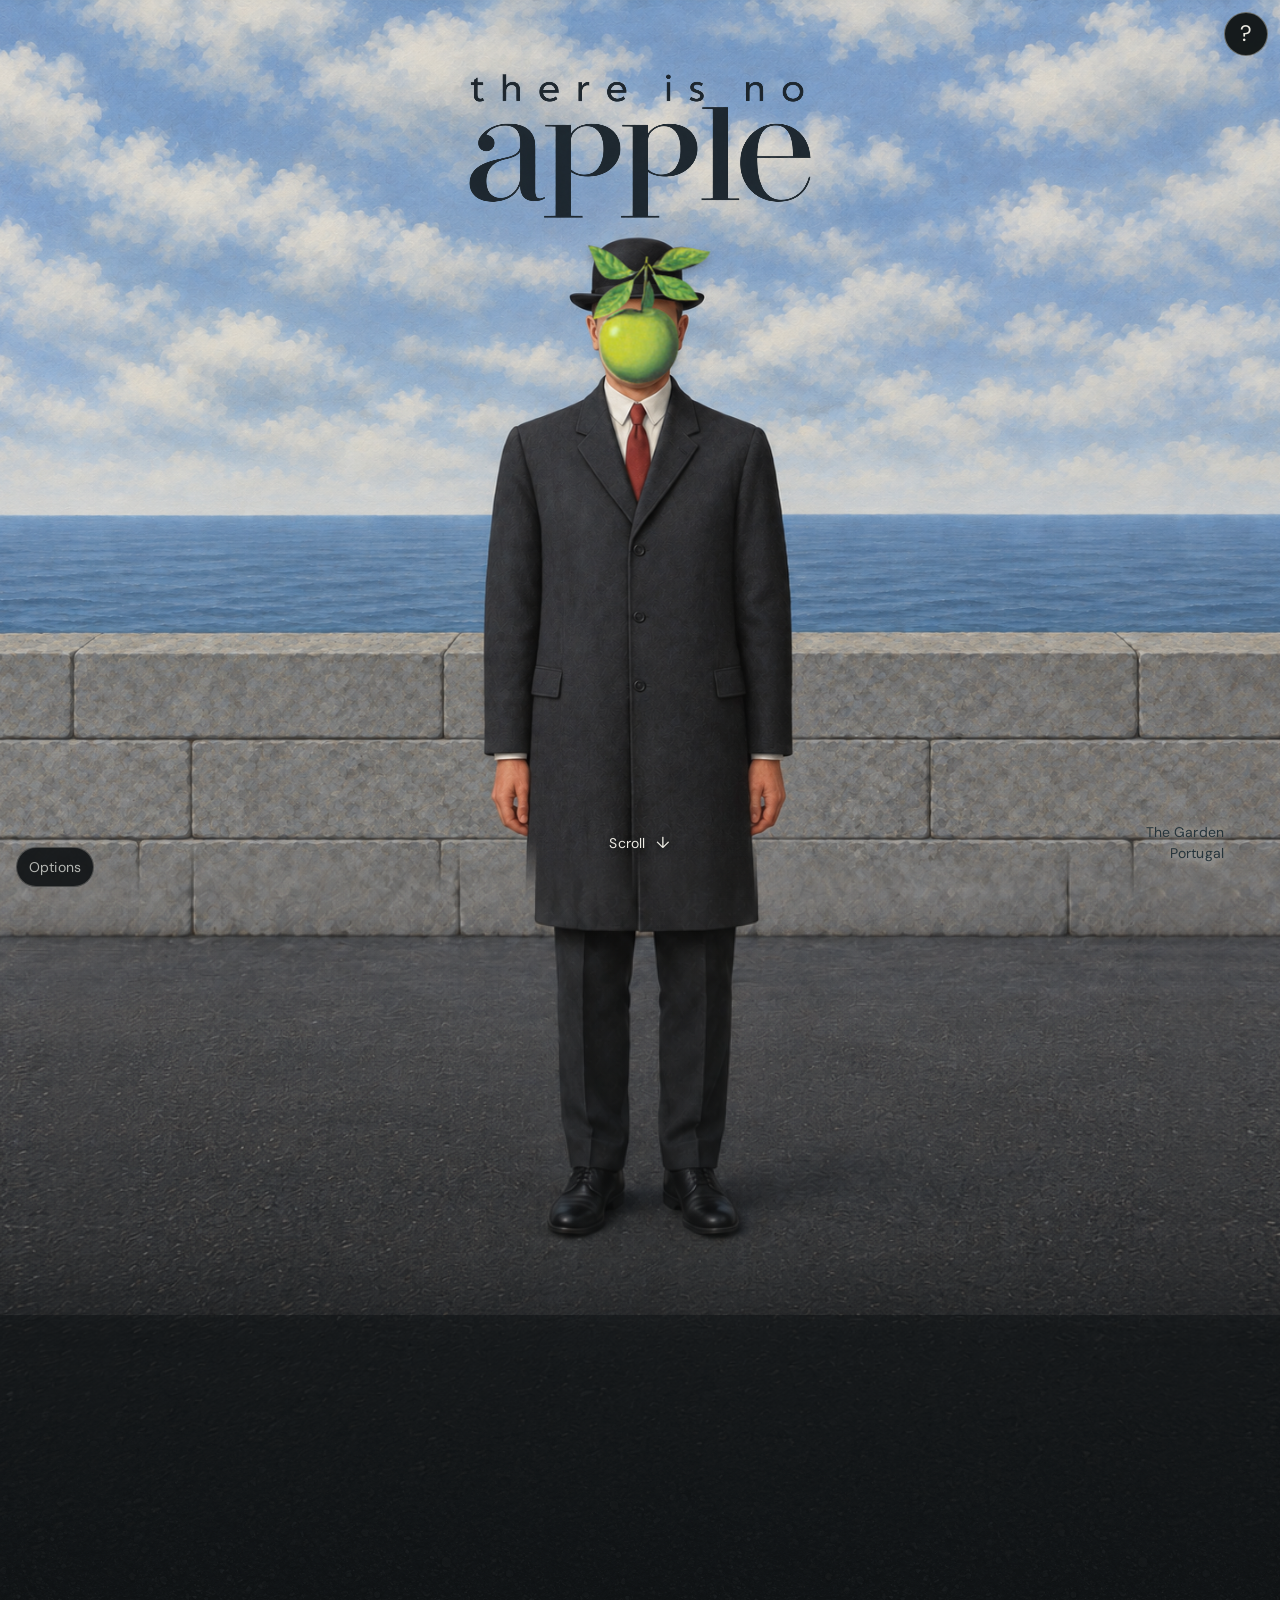
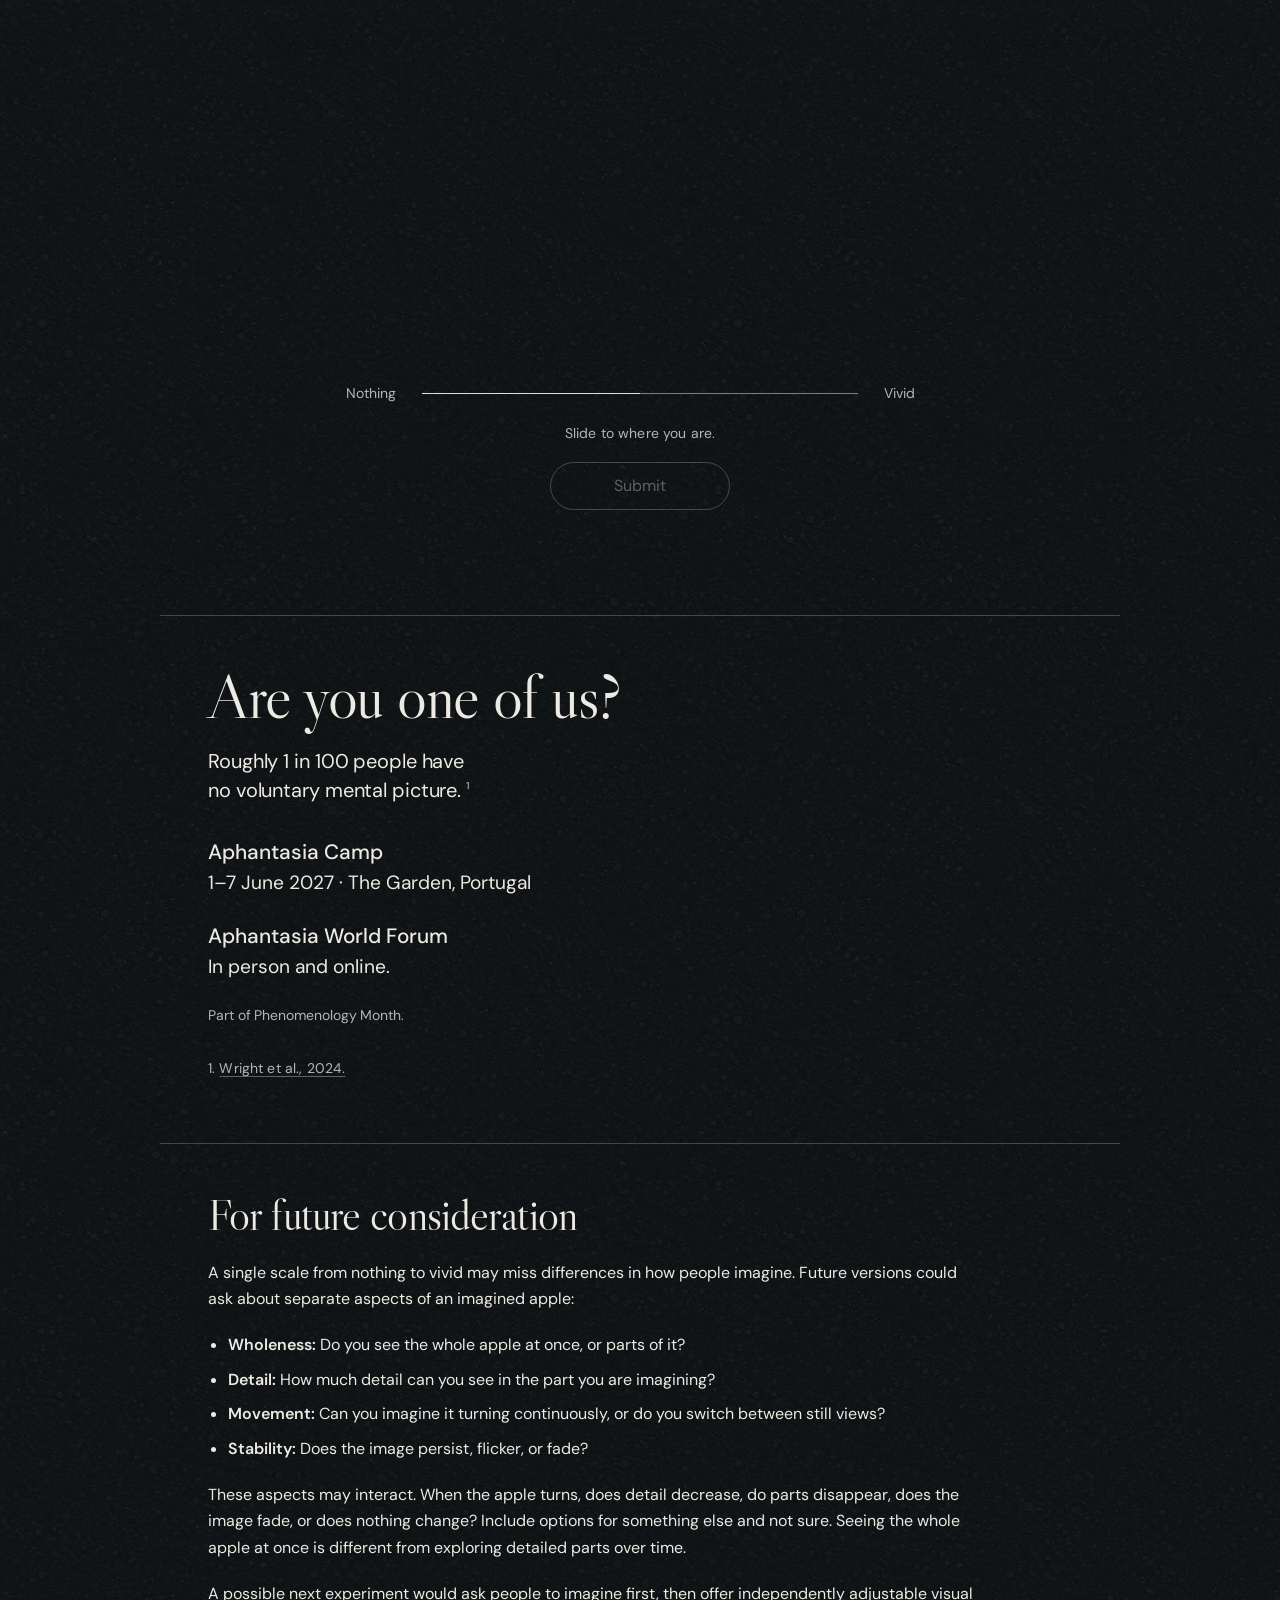
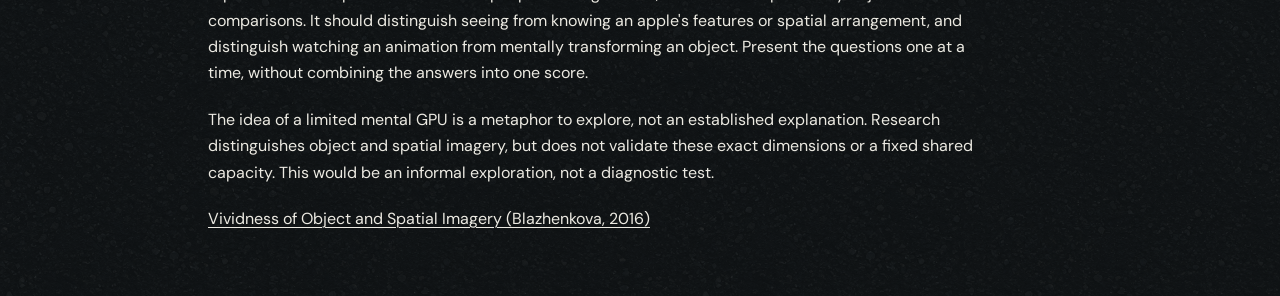
<file: awf/index.html>
<!doctype html>
<html lang="en" data-page-build="apple-leaves-20261005-1">
<head>
  <meta charset="utf-8">
  <meta name="viewport" content="width=device-width, initial-scale=1">
  <meta name="theme-color" content="#b8cede">
  <meta name="description" content="Aphantasia Camp: a week together at The Garden in Portugal for people with aphantasia. Aphantasia World Forum: conversations with researchers and guests at camp and online. Part of Phenomenology Month.">
  <title>Aphantasia Camp &amp; World Forum · The Garden, Portugal</title>
  <link rel="icon" type="image/svg+xml" href="data:image/svg+xml,%3Csvg xmlns='http://www.w3.org/2000/svg' viewBox='0 0 32 32'%3E%3Crect width='32' height='32' rx='7' fill='%23b8cede'/%3E%3Ccircle cx='16' cy='16' r='9' fill='none' stroke='%23212e36' stroke-width='2'/%3E%3C/svg%3E">
  <link rel="stylesheet" href="styles.css?v=apple-survey-35-note-20261026">
  <link rel="preload" as="image" href="assets/hero.png" fetchpriority="high">
  <link rel="preload" as="image" href="assets/wordmarks-v1/there-is-no-apple-lowercase.png">
  <script src="apple-artwork.js?v=apple-leaves-20261005-1" defer></script>
  <script src="apple-model.js?v=apple-leaves-20261005-1" defer></script>
  <script src="fall-spin.js?v=apple-leaves-20261005-1" defer></script>
  <script src="hands.js?v=apple-survey-35" defer></script>
  <script src="app.js?v=apple-leaves-20261005-1" defer></script>
  <script src="apple.js?v=apple-leaves-20261005-1" defer></script>
  <script src="spin.js?v=apple-survey-35" defer></script>
  <script src="survey.js?v=apple-survey-35" defer></script>
</head>
<body>
  <a class="skip-link" href="#imagine">Skip to content</a>
  <nav hidden class="navigation" aria-label="Main navigation"><div class="nav-links"><a href="#introduction">The gathering</a><a href="#venue">The Garden</a><a href="#questions">The details</a></div></nav>
  <div class="road-painting" aria-hidden="true" hidden>
    <div class="road-extension">
      <img class="road-center" src="assets/hero-road-v1.png" width="1024" height="1536" alt="" decoding="async">
    </div>
    <img class="road-original" src="assets/hero.png" width="1561" height="1008" alt="">
  </div>
  <div class="hero-runway" id="top">
  <header class="hero">
    <img class="hero-art" src="assets/hero.png" alt="A man in a bowler hat with a completely featureless face, standing before the sea beneath an expansive painted sky." width="1561" height="1008" fetchpriority="high">
    <div class="hero-title">
      <h1 class="reference-logo">
        <span class="sr-only" id="event-name-label">there is no apple</span>
        <svg id="event-wordmark-fallback" viewBox="437 85 1298 557" width="801" height="270" aria-hidden="true" focusable="false"><image href="assets/wordmarks-v1/there-is-no-apple-lowercase.png" width="2172" height="724"/></svg>
        <canvas id="event-wordmark" width="1602" height="540" aria-hidden="true" hidden></canvas>
        <span id="event-wordmark-text" aria-hidden="true" hidden>there is no apple</span>
      </h1>
    </div>
    <div class="hero-bottom"><a class="explore-link" href="#imagine">Scroll<span class="scroll-arrow" aria-hidden="true">↓</span></a><a class="hero-note" href="https://thegarden.pt" target="_blank" rel="noopener noreferrer">The Garden<br>Portugal</a></div>
  </header>
  </div>
  <button class="scroll-apple" type="button" aria-label="Imagine an apple">
    <svg viewBox="530 312 198 218" data-fruit-x="615" data-fruit-y="468" width="66" height="74" aria-hidden="true" focusable="false">
      <defs><clipPath id="magritte-apple-clip" clipPathUnits="userSpaceOnUse">
        <path d="M613 415 C597 408 578 415 565 428 C553 439 554 459 557 478 C561 500 579 516 600 521 C620 526 644 517 658 501 C671 486 674 466 670 448 C667 429 655 418 641 413 C631 409 622 414 613 415 Z"/>
        <path d="M539 320 C558 322 577 332 590 346 C601 357 607 361 616 356 C602 366 581 374 564 367 C550 358 548 338 539 320 Z"/>
        <path d="M632 352 C647 331 662 320 680 323 C695 324 705 329 718 328 C714 341 699 350 682 354 C662 360 645 359 632 352 Z"/>
        <path d="M607 369 C585 375 567 384 556 400 C550 411 549 420 546 428 C565 425 588 414 599 398 C604 386 605 377 607 369 Z"/>
        <path d="M632 363 C651 363 676 367 688 379 C696 388 698 395 701 399 C683 402 662 401 651 393 C643 385 639 372 632 363 Z"/>
        <path d="M628 371 C635 384 640 399 631 413 L617 415 C615 401 621 382 628 371 Z"/>
        <path d="M624 336 C620 356 622 383 617 416 L623 415 C627 393 625 364 627 337 Z M624 345 L627 347 L607 370 L604 371 Z M626 347 L629 347 L640 367 L637 367 Z"/>
      </clipPath></defs>
      <image href="assets/magritte-full-resolution.jpg" width="1252" height="1624" clip-path="url(#magritte-apple-clip)"/>
    </svg>
  </button>
  <details class="site-questions" id="site-questions">
    <summary aria-label="Questions">?</summary>
    <div class="questions-panel">
      <p>Do you see your dreams?</p>
      <p>When you take psychedelics, can you see?</p>
      <p>Can you draw or describe in detail the face of your parents or partner?</p>
    </div>
  </details>
  <details class="site-options" id="site-options" hidden>
    <summary aria-label="Display options">Options</summary>
    <div class="options-panel">
      <label class="option-switch"><span>Road scene</span><input id="road-scene-toggle" type="checkbox" checked><span class="switch-mark" aria-hidden="true"></span></label>
      <label class="option-switch"><span>Apple handle</span><input id="apple-handle-toggle" type="checkbox" checked><span class="switch-mark" aria-hidden="true"></span></label>
      <label class="option-switch"><span>Helicopter</span><input id="fall-spin-toggle" type="checkbox" checked><span class="switch-mark" aria-hidden="true"></span></label>
      <label class="option-switch"><span>Turning hands</span><input id="hands-turn-toggle" type="checkbox"><span class="switch-mark" aria-hidden="true"></span></label>
      <p id="hands-turn-status" class="name-status" role="status" hidden></p>
      <fieldset class="name-options"><legend>Name</legend>
        <label><input type="radio" name="event-name" value="world-aphantasia-week"><span>World Aphantasia Week</span></label>
        <label><input type="radio" name="event-name" value="aphantasia-world-forum"><span>Aphantasia World Forum</span></label>
        <label><input type="radio" name="event-name" value="there-is-no-apple"><span>THERE IS NO APPLE</span></label>
        <label><input type="radio" name="event-name" value="there-is-no-apple-lowercase" checked><span>there is no apple</span></label>
        <label><input type="radio" name="event-name" value="aphantasia-anonymous"><span>Aphantasia Anonymous</span></label>
        <label><input type="radio" name="event-name" value="aphantasia-research-camp"><span>Aphantasia Research Camp</span></label>
      </fieldset>
      <p id="event-name-status" class="name-status" role="status" hidden></p>
    </div>
  </details>
  <main>
    <section class="imagine section-pad" id="imagine" tabindex="-1" aria-labelledby="imagine-title">
      <div class="experiment-heading">
        <h2 id="imagine-title"><span>Close your eyes.</span> <span>Imagine an apple.</span></h2>
        <p class="experiment-question">What do you see?</p>
      </div>
      <div class="apple-stage" aria-busy="true">
        <canvas id="apple" width="720" height="720" role="img" aria-label="Apple visualization. An idea, before an image.">Explore an apple, from words to an outline, colour, and a photograph.</canvas>
        <canvas id="apple-spin" width="720" height="720" aria-hidden="true" hidden></canvas>
        <p id="load-message" class="load-message" role="status">Preparing the apple.</p>
        <div id="survey-results" class="survey-results" hidden aria-labelledby="results-total">
          <p id="results-total" class="results-total"></p>
          <div id="results-chart" class="results-chart" role="img"></div>
          <p class="results-legend">Your response <span aria-hidden="true">·</span> <span id="result-value"></span></p>
        </div>
      </div>
      <div class="experience-controls">
        <div class="slider-row">
          <span class="scale-label" aria-hidden="true">Nothing</span>
        <label class="sr-only" for="imagination">Explore the apple, from nothing to vivid</label>
        <div id="imagination-control" class="imagination-control">
          <span class="slider-track" aria-hidden="true"><span id="imagination-fill" class="slider-fill"></span><span id="imagination-handle" class="slider-handle"></span></span>
          <input id="imagination" type="range" min="0" max="1000" value="500" step="1" disabled aria-describedby="range-help">
        </div>
          <span class="scale-label" aria-hidden="true">Vivid</span>
        </div>
        <p class="survey-instruction">Slide to where you are.</p>
        <p id="range-help" class="sr-only">Use the arrow keys or drag to choose, then submit. You can change your response at any time.</p>
        <div class="control-row">
          <button hidden id="play" class="play-control" type="button" disabled aria-label="Play animation" aria-pressed="false"><span class="play-icon" aria-hidden="true"></span><span id="play-label">Play</span></button>
          <button hidden id="replay" type="button" disabled aria-label="Replay animation"><svg viewBox="0 0 24 24" aria-hidden="true"><path d="M5.5 8A7 7 0 1 1 5 15M5.5 3.5V8H10"/></svg><span>Replay</span></button>
          <button id="submit-response" class="submit-response" type="button" disabled>Submit</button>
        </div>
        <p id="survey-status" class="survey-status" role="status" aria-live="polite"></p>
        <div class="apple-dock" id="apple-dock" aria-hidden="true"></div>
      </div>
      <noscript><p class="experiment-note">Enable JavaScript to explore the apple.</p></noscript>
    </section>
    <section class="gathering-intro section-pad" id="gathering-intro" tabindex="-1" aria-labelledby="gathering-question">
      <h2 id="gathering-question">Are you one of us?</h2>
      <p class="gathering-fact">Roughly 1 in 100 people have no voluntary mental picture.<sup><a href="#source-note" aria-label="Source 1">1</a></sup></p>
      <div class="gathering-formats">
        <section class="gathering-format" aria-labelledby="camp-title">
          <h3 id="camp-title">Aphantasia Camp</h3>
          <p>1–7 June 2027 · The Garden, Portugal</p>
        </section>
        <section class="gathering-format" aria-labelledby="forum-title">
          <h3 id="forum-title">Aphantasia World Forum</h3>
          <p>In person and online.</p>
        </section>
      </div>
      <p class="gathering-month">Part of Phenomenology Month.</p>
      <p class="source-note" id="source-note" tabindex="-1">1. <a href="https://pmc.ncbi.nlm.nih.gov/articles/PMC11518826/" target="_blank" rel="noopener noreferrer">Wright et al., 2024.</a></p>
    </section>
    <section hidden class="invitation section-pad" id="introduction" aria-labelledby="intro-title">
      <h2 id="intro-title">Lorem ipsum.<br>Dolor sit amet.</h2>
      <p class="invitation-copy">Lorem ipsum dolor sit amet, elit.<br>Consectetur adipiscing elit, sed do eiusmod.</p>
      <p class="event-date">Lorem ipsum · Dolor sit amet, elit</p>
      <p class="registration-note">Sed do eiusmod tempor incididunt.</p>
      <div class="venue" id="venue">
        <p>Lorem ipsum dolor sit amet, elit.</p>
        <a class="text-link" href="https://thegarden.pt" target="_blank" rel="noopener noreferrer">Lorem ipsum dolor sit</a>
      </div>
    </section>
    <section hidden class="questions section-pad" id="questions" aria-labelledby="questions-title">
      <h2 id="questions-title">Lorem ipsum.</h2>
      <div class="faq-list">
        <details><summary>Lorem ipsum dolor sit amet?<span aria-hidden="true">+</span></summary><p>Lorem ipsum dolor sit amet, consectetur adipiscing elit.</p></details>
        <details><summary>Consectetur adipiscing elit?<span aria-hidden="true">+</span></summary><p>Sed do eiusmod tempor incididunt ut labore et dolore magna aliqua.</p></details>
        <details><summary>Sed do eiusmod tempor?<span aria-hidden="true">+</span></summary><p>Ut enim ad minim veniam, quis nostrud exercitation ullamco laboris.</p></details>
      </div>
    </section>
    <section class="future-consideration" id="future-consideration" aria-labelledby="future-consideration-title">
      <h2 id="future-consideration-title">For future consideration</h2>
      <p>A single scale from nothing to vivid may miss differences in how people imagine. Future versions could ask about separate aspects of an imagined apple:</p>
      <ul>
        <li><strong>Wholeness:</strong> Do you see the whole apple at once, or parts of it?</li>
        <li><strong>Detail:</strong> How much detail can you see in the part you are imagining?</li>
        <li><strong>Movement:</strong> Can you imagine it turning continuously, or do you switch between still views?</li>
        <li><strong>Stability:</strong> Does the image persist, flicker, or fade?</li>
      </ul>
      <p>These aspects may interact. When the apple turns, does detail decrease, do parts disappear, does the image fade, or does nothing change? Include options for something else and not sure. Seeing the whole apple at once is different from exploring detailed parts over time.</p>
      <p>A possible next experiment would ask people to imagine first, then offer independently adjustable visual comparisons. It should distinguish seeing from knowing an apple's features or spatial arrangement, and distinguish watching an animation from mentally transforming an object. Present the questions one at a time, without combining the answers into one score.</p>
      <p>The idea of a limited mental GPU is a metaphor to explore, not an established explanation. Research distinguishes object and spatial imagery, but does not validate these exact dimensions or a fixed shared capacity. This would be an informal exploration, not a diagnostic test.</p>
      <p class="future-consideration-source"><a href="https://journals.sagepub.com/doi/10.1177/0031512516639431" target="_blank" rel="noopener noreferrer">Vividness of Object and Spatial Imagery (Blazhenkova, 2016)</a></p>
    </section>
  </main>
  <footer hidden>
    <a class="wordmark forum-wordmark" href="#top" aria-label="Aphantasia Camp &amp; World Forum home">aphantasia<span class="wordmark-caption">camp &amp; world forum</span></a>
    <div class="reading-links"><a href="https://aphantasia.com/faq" target="_blank" rel="noopener noreferrer">Aphantasia, explained</a><a href="https://www.nature.com/articles/s41598-020-65705-7" target="_blank" rel="noopener noreferrer">Imagery, memory &amp; dreams</a></div>
    <p class="footer-signoff">we put the 'awf' in 'awfuck you guys are literally seeing things'</p>
  </footer>
</body>
</html>
</file>
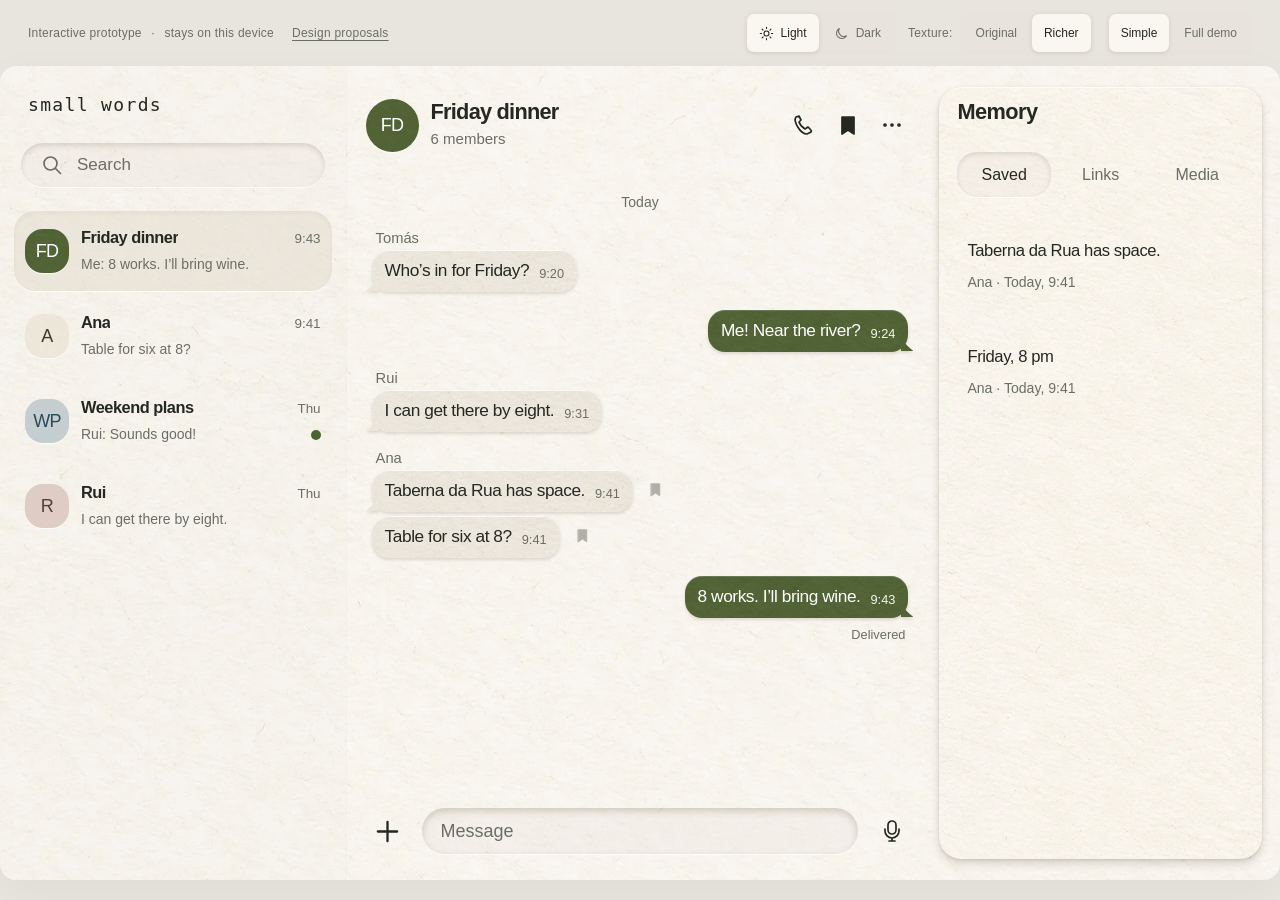
<file: demo/index.html>
<!doctype html>
<html lang="en" data-theme="light" data-texture="richer" data-mode="simple">
<head>
  <meta charset="utf-8">
  <meta name="viewport" content="width=device-width, initial-scale=1">
  <meta name="color-scheme" content="light dark">
  <title>small words · interactive paper</title>
  <link rel="stylesheet" href="styles.css?v=20260930-clean-final">
  <script src="app.js?v=20260930-clean-final" defer></script>
</head>
<body>
  <svg class="icon-library" xmlns="http://www.w3.org/2000/svg" aria-hidden="true"><defs>
    <symbol id="i-search" viewBox="0 0 24 24"><circle cx="10.5" cy="10.5" r="6.5"/><path d="m15.5 15.5 5 5"/></symbol>
    <symbol id="i-phone" viewBox="0 0 24 24"><path d="M7 3 4 4C1 8 8 21 15 21l4-2c1-1 0-2-1-3l-2-2-3 2c-3-2-5-4-6-7l2-2Z"/></symbol>
    <symbol id="i-more" viewBox="0 0 24 24"><circle cx="5" cy="12" r="1"/><circle cx="12" cy="12" r="1"/><circle cx="19" cy="12" r="1"/></symbol>
    <symbol id="i-plus" viewBox="0 0 24 24"><path d="M12 4v16M4 12h16"/></symbol>
    <symbol id="i-mic" viewBox="0 0 24 24"><rect x="8" y="2" width="8" height="13" rx="4"/><path d="M5 10v2a7 7 0 0 0 14 0v-2M12 19v3m-3 0h6"/></symbol>
    <symbol id="i-send" viewBox="0 0 24 24"><path d="m5 12 7-7 7 7M12 5v15"/></symbol>
    <symbol id="i-back" viewBox="0 0 24 24"><path d="m14 5-7 7 7 7"/></symbol>
    <symbol id="i-close" viewBox="0 0 24 24"><path d="m6 6 12 12M6 18 18 6"/></symbol>
    <symbol id="i-bookmark" viewBox="0 0 24 24"><path d="M6 4h12v17l-6-4-6 4Z"/></symbol>
    <symbol id="i-link" viewBox="0 0 24 24"><path d="m10 7 3-3a5 5 0 0 1 7 7l-3 3M14 17l-3 3a5 5 0 0 1-7-7l3-3m1 8 8-8"/></symbol>
    <symbol id="i-image" viewBox="0 0 24 24"><rect x="3" y="3" width="18" height="18" rx="3"/><circle cx="8" cy="8" r="1.5"/><path d="m3 17 5-5 4 4 4-7 5 8"/></symbol>
    <symbol id="i-heart" viewBox="0 0 24 24"><path d="M20.5 5.5a5 5 0 0 0-7 0L12 7l-1.5-1.5a5 5 0 0 0-7 7L12 21l8.5-8.5a5 5 0 0 0 0-7Z"/></symbol>
    <symbol id="i-check" viewBox="0 0 24 24"><path d="m5 12 4 4L19 6"/></symbol>
    <symbol id="i-sun" viewBox="0 0 24 24"><circle cx="12" cy="12" r="4"/><path d="M12 2v2m0 16v2M2 12h2m16 0h2M5 5l1.5 1.5m11 11L19 19M5 19l1.5-1.5m11-11L19 5"/></symbol>
    <symbol id="i-moon" viewBox="0 0 24 24"><path d="M20 15.5A8.5 8.5 0 0 1 8.5 4 8.5 8.5 0 1 0 20 15.5Z"/></symbol>
  </defs></svg>
  <div class="prototype-bar">
    <span class="prototype-label"><span class="prototype-caption">Interactive prototype <span class="toolbar-dot">·</span> <span class="device-note">stays on this device</span></span><a class="proposals-link" href="proposals.html">Design proposals</a></span>
    <div class="prototype-controls">
      <div class="theme-switch mode-switch" role="group" aria-label="Demo features">
        <button type="button" data-mode-choice="simple" aria-pressed="true">Simple</button>
        <button type="button" data-mode-choice="full" aria-pressed="false">Full demo</button>
      </div>
      <div class="theme-switch" role="group" aria-label="Appearance">
        <button type="button" data-theme-choice="light" aria-pressed="true"><svg class="icon"><use href="#i-sun"/></svg>Light</button>
        <button type="button" data-theme-choice="dark" aria-pressed="false"><svg class="icon"><use href="#i-moon"/></svg>Dark</button>
      </div>
      <div class="texture-control">
        <span id="texture-label">Texture:</span>
        <div class="theme-switch texture-switch" role="group" aria-labelledby="texture-label">
          <button type="button" data-texture-choice="original" aria-pressed="false">Original</button>
          <button type="button" data-texture-choice="richer" aria-pressed="true">Richer</button>
        </div>
      </div>
    </div>
  </div>
  <main class="app" id="app" aria-label="small words messenger">
    <aside class="sidebar" aria-label="Conversations">
      <div class="wordmark">small words</div>
      <button type="button" id="new-chat" class="icon-button new-chat full-only" aria-label="New conversation" title="New conversation"><svg class="icon"><use href="#i-plus"/></svg></button>
      <div class="search-well">
        <svg class="icon" aria-hidden="true"><use href="#i-search"/></svg>
        <input id="chat-search" type="search" placeholder="Search" aria-label="Search conversations" autocomplete="off">
      </div>
      <nav class="chat-list" id="chat-list" aria-label="Choose a conversation"></nav>
      <p id="search-empty" class="empty-search" hidden>No conversations found.<br><span>Try a name or a few words.</span></p>
    </aside>
    <section class="conversation" aria-labelledby="conversation-title">
      <header class="conversation-header">
        <button class="icon-button mobile-back" id="back-button" type="button" aria-label="Back to conversations"><svg class="icon"><use href="#i-back"/></svg></button>
        <div class="avatar header-avatar" id="header-avatar" aria-hidden="true">FD</div>
        <div class="conversation-heading"><h1 id="conversation-title">Friday dinner</h1><p id="conversation-subtitle">6 members</p></div>
        <div class="header-actions">
          <button class="icon-button full-only" id="conversation-search" type="button" aria-label="Search this conversation" title="Search this conversation"><svg class="icon"><use href="#i-search"/></svg></button>
          <button class="icon-button" id="call-button" type="button" aria-label="Call conversation"><svg class="icon"><use href="#i-phone"/></svg></button>
          <button class="icon-button memory-toggle" id="memory-toggle" type="button" aria-label="Toggle Memory" aria-controls="memory-panel" aria-expanded="true"><svg class="icon"><use href="#i-bookmark"/></svg></button>
          <button class="icon-button" id="more-button" type="button" aria-label="Conversation information"><svg class="icon"><use href="#i-more"/></svg></button>
        </div>
      </header>
      <div class="messages" id="messages" role="log" aria-label="Messages" aria-live="off" tabindex="0"></div>
      <div class="selection-actions" id="selection-actions" role="group" aria-label="Selected message actions" hidden>
        <button type="button" id="selection-reply">Reply</button>
        <button type="button" id="selection-copy">Copy</button>
        <button type="button" id="selection-save">Save</button>
        <button type="button" id="selection-more" class="full-only" title="React, edit or delete">More</button>
        <button class="icon-button" type="button" id="selection-close" aria-label="Clear message selection"><svg class="icon"><use href="#i-close"/></svg></button>
      </div>
      <div class="reply-draft" id="reply-draft" hidden>
        <div class="reply-preview"><span class="reply-author" id="reply-author"></span><span class="reply-excerpt" id="reply-excerpt"></span></div>
        <button class="icon-button" type="button" id="reply-cancel" aria-label="Cancel reply"><svg class="icon"><use href="#i-close"/></svg></button>
      </div>
      <div id="delete-undo" class="delete-undo full-only" hidden><span>Message deleted on this device</span><button type="button" id="undo-delete">Undo</button><button type="button" class="icon-button" id="dismiss-undo" aria-label="Dismiss undo"><svg class="icon"><use href="#i-close"/></svg></button></div>
      <form class="composer" id="composer">
        <button class="icon-button attach-button" id="attach-button" type="button" aria-label="Add attachment"><svg class="icon"><use href="#i-plus"/></svg></button>
        <div class="composer-well"><textarea id="message-input" placeholder="Message" aria-label="Message" rows="1" maxlength="4000"></textarea></div>
        <button class="icon-button" id="mic-button" type="button" aria-label="Record a voice message"><svg class="icon"><use href="#i-mic"/></svg></button>
        <button class="icon-button send-button" id="send-button" type="submit" aria-label="Send message" hidden><svg class="icon"><use href="#i-send"/></svg></button>
      </form>
    </section>
    <div class="memory-scrim" id="memory-scrim" hidden></div>
    <aside class="memory" id="memory-panel" aria-labelledby="memory-title">
      <header class="memory-header"><h2 id="memory-title">Memory</h2><button class="icon-button" id="memory-close" type="button" aria-label="Close Memory"><svg class="icon"><use href="#i-close"/></svg></button></header>
      <div class="memory-tabs" role="tablist" aria-label="Memory">
        <button id="tab-saved" role="tab" aria-selected="true" aria-controls="memory-content" data-tab="saved" type="button">Saved</button>
        <button id="tab-links" role="tab" aria-selected="false" aria-controls="memory-content" data-tab="links" type="button" tabindex="-1">Links</button>
        <button id="tab-media" role="tab" aria-selected="false" aria-controls="memory-content" data-tab="media" type="button" tabindex="-1">Media</button>
      </div>
      <div class="memory-content" id="memory-content" role="tabpanel" aria-labelledby="tab-saved" tabindex="0"></div>
    </aside>
  </main>
  <div class="status" id="status" role="status" aria-live="polite"></div>
  <div class="visually-hidden" id="selection-status" role="status" aria-live="polite" aria-atomic="true"></div>
  <dialog class="paper-dialog" id="dialog" aria-labelledby="dialog-title">
    <div class="dialog-heading"><h2 id="dialog-title"></h2><button class="icon-button" id="dialog-close" type="button" aria-label="Close dialog"><svg class="icon"><use href="#i-close"/></svg></button></div>
    <div id="dialog-body"></div>
  </dialog>
</body>
</html>
</file>
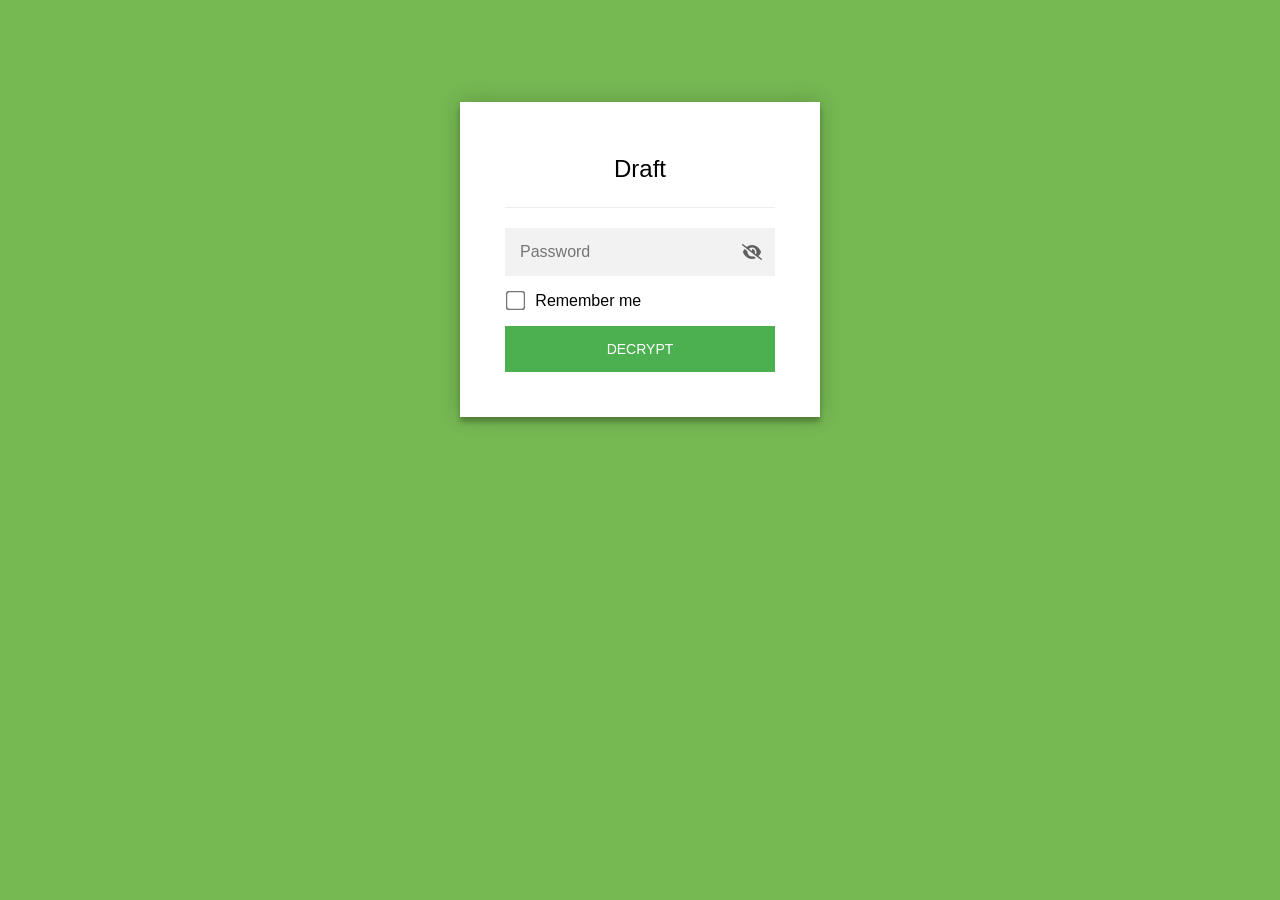
<file: draft/index.html>
<!DOCTYPE html>
<html class="staticrypt-html">
    <head>
        <meta charset="utf-8" />
        <title>Draft</title>
        <meta name="viewport" content="width=device-width, initial-scale=1" />

        <!-- do not cache this page -->
        <meta http-equiv="cache-control" content="max-age=0" />
        <meta http-equiv="cache-control" content="no-cache" />
        <meta http-equiv="expires" content="0" />
        <meta http-equiv="expires" content="Tue, 01 Jan 1980 1:00:00 GMT" />
        <meta http-equiv="pragma" content="no-cache" />

        <style>
            .staticrypt-hr {
                margin-top: 20px;
                margin-bottom: 20px;
                border: 0;
                border-top: 1px solid #eee;
            }

            .staticrypt-page {
                width: 360px;
                padding: 8% 0 0;
                margin: auto;
                box-sizing: border-box;
            }

            .staticrypt-form {
                position: relative;
                z-index: 1;
                background: #ffffff;
                max-width: 360px;
                margin: 0 auto 100px;
                padding: 45px;
                text-align: center;
                box-shadow: 0 0 20px 0 rgba(0, 0, 0, 0.2), 0 5px 5px 0 rgba(0, 0, 0, 0.24);
            }

            .staticrypt-form input[type="password"],
            input[type="text"] {
                background: inherit;
                border: 0;
                box-sizing: border-box; /* This ensures padding is included in the total width */
                font-size: 14px;
                outline: 0;
                padding: 15px 30px 15px 15px; /* Adjust the padding to ensure there is space for the icon */
                width: 100%;
            }

            .staticrypt-password-container {
                position: relative;
                outline: 0;
                background: #f2f2f2;
                width: 100%;
                border: 0;
                margin: 0 0 15px;
                box-sizing: border-box;
            }

            .staticrypt-toggle-password-visibility {
                cursor: pointer;
                height: 20px;
                opacity: 60%;
                padding: 13px;
                position: absolute;
                right: 0;
                top: 50%;
                transform: translateY(-50%);
                width: 20px;
            }

            .staticrypt-form .staticrypt-decrypt-button {
                text-transform: uppercase;
                outline: 0;
                background: #4CAF50;
                width: 100%;
                border: 0;
                padding: 15px;
                color: #ffffff;
                font-size: 14px;
                cursor: pointer;
            }

            .staticrypt-form .staticrypt-decrypt-button:hover,
            .staticrypt-form .staticrypt-decrypt-button:active,
            .staticrypt-form .staticrypt-decrypt-button:focus {
                background: #4CAF50;
                filter: brightness(92%);
            }

            .staticrypt-html {
                height: 100%;
            }

            .staticrypt-body {
                height: 100%;
                margin: 0;
            }

            .staticrypt-content {
                height: 100%;
                margin-bottom: 1em;
                background: #76B852;
                font-family: "Arial", sans-serif;
                -webkit-font-smoothing: antialiased;
                -moz-osx-font-smoothing: grayscale;
            }

            .staticrypt-instructions {
                margin-top: -1em;
                margin-bottom: 1em;
            }

            .staticrypt-title {
                font-size: 1.5em;
            }

            label.staticrypt-remember {
                display: flex;
                align-items: center;
                margin-bottom: 1em;
            }

            .staticrypt-remember input[type="checkbox"] {
                transform: scale(1.5);
                margin-right: 1em;
            }

            .hidden {
                display: none !important;
            }

            .staticrypt-spinner-container {
                height: 100%;
                display: flex;
                align-items: center;
                justify-content: center;
            }

            .staticrypt-spinner {
                display: inline-block;
                width: 2rem;
                height: 2rem;
                vertical-align: text-bottom;
                border: 0.25em solid gray;
                border-right-color: transparent;
                border-radius: 50%;
                -webkit-animation: spinner-border 0.75s linear infinite;
                animation: spinner-border 0.75s linear infinite;
                animation-duration: 0.75s;
                animation-timing-function: linear;
                animation-delay: 0s;
                animation-iteration-count: infinite;
                animation-direction: normal;
                animation-fill-mode: none;
                animation-play-state: running;
                animation-name: spinner-border;
            }

            @keyframes spinner-border {
                100% {
                    transform: rotate(360deg);
                }
            }

            @media screen and (-webkit-min-device-pixel-ratio: 0) {
                .staticrypt-form input[type="password"],
                input[type="text"] {
                    font-size: 16px;
                }
            }
        </style>
    </head>

    <body class="staticrypt-body">
        <div id="staticrypt_loading" class="staticrypt-spinner-container">
            <div class="staticrypt-spinner"></div>
        </div>

        <div id="staticrypt_content" class="staticrypt-content hidden">
            <div class="staticrypt-page">
                <div class="staticrypt-form">
                    <div class="staticrypt-instructions">
                        <p class="staticrypt-title">Draft</p>
                        <p></p>
                    </div>

                    <hr class="staticrypt-hr" />

                    <form id="staticrypt-form" action="#" method="post">
                        <div class="staticrypt-password-container">
                            <input
                                id="staticrypt-password"
                                type="password"
                                name="password"
                                placeholder="Password"
                                autofocus
                            />

                            <img
                                class="staticrypt-toggle-password-visibility"
                                alt="Show password"
                                title="Show password"
                                src="[data-uri]"
                            />
                        </div>

                        <label id="staticrypt-remember-label" class="staticrypt-remember hidden">
                            <input id="staticrypt-remember" type="checkbox" name="remember" />
                            Remember me
                        </label>

                        <input type="submit" class="staticrypt-decrypt-button" value="DECRYPT" />
                    </form>
                </div>
            </div>
        </div>

        <script>
            // these variables will be filled when generating the file - the template format is 'variable_name'
            const staticryptInitiator = ((function(){
  const exports = {};
  const cryptoEngine = ((function(){
  const exports = {};
  const { subtle } = crypto;

const IV_BITS = 16 * 8;
const HEX_BITS = 4;
const ENCRYPTION_ALGO = "AES-CBC";

/**
 * Translates between utf8 encoded hexadecimal strings
 * and Uint8Array bytes.
 */
const HexEncoder = {
    /**
     * hex string -> bytes
     * @param {string} hexString
     * @returns {Uint8Array}
     */
    parse: function (hexString) {
        if (hexString.length % 2 !== 0) throw "Invalid hexString";
        const arrayBuffer = new Uint8Array(hexString.length / 2);

        for (let i = 0; i < hexString.length; i += 2) {
            const byteValue = parseInt(hexString.substring(i, i + 2), 16);
            if (isNaN(byteValue)) {
                throw "Invalid hexString";
            }
            arrayBuffer[i / 2] = byteValue;
        }
        return arrayBuffer;
    },

    /**
     * bytes -> hex string
     * @param {Uint8Array} bytes
     * @returns {string}
     */
    stringify: function (bytes) {
        const hexBytes = [];

        for (let i = 0; i < bytes.length; ++i) {
            let byteString = bytes[i].toString(16);
            if (byteString.length < 2) {
                byteString = "0" + byteString;
            }
            hexBytes.push(byteString);
        }
        return hexBytes.join("");
    },
};

/**
 * Translates between utf8 strings and Uint8Array bytes.
 */
const UTF8Encoder = {
    parse: function (str) {
        return new TextEncoder().encode(str);
    },

    stringify: function (bytes) {
        return new TextDecoder().decode(bytes);
    },
};

/**
 * Salt and encrypt a msg with a password.
 */
async function encrypt(msg, hashedPassword) {
    // Must be 16 bytes, unpredictable, and preferably cryptographically random. However, it need not be secret.
    // https://developer.mozilla.org/en-US/docs/Web/API/SubtleCrypto/encrypt#parameters
    const iv = crypto.getRandomValues(new Uint8Array(IV_BITS / 8));

    const key = await subtle.importKey("raw", HexEncoder.parse(hashedPassword), ENCRYPTION_ALGO, false, ["encrypt"]);

    const encrypted = await subtle.encrypt(
        {
            name: ENCRYPTION_ALGO,
            iv: iv,
        },
        key,
        UTF8Encoder.parse(msg)
    );

    // iv will be 32 hex characters, we prepend it to the ciphertext for use in decryption
    return HexEncoder.stringify(iv) + HexEncoder.stringify(new Uint8Array(encrypted));
}
exports.encrypt = encrypt;

/**
 * Decrypt a salted msg using a password.
 *
 * @param {string} encryptedMsg
 * @param {string} hashedPassword
 * @returns {Promise<string>}
 */
async function decrypt(encryptedMsg, hashedPassword) {
    const ivLength = IV_BITS / HEX_BITS;
    const iv = HexEncoder.parse(encryptedMsg.substring(0, ivLength));
    const encrypted = encryptedMsg.substring(ivLength);

    const key = await subtle.importKey("raw", HexEncoder.parse(hashedPassword), ENCRYPTION_ALGO, false, ["decrypt"]);

    const outBuffer = await subtle.decrypt(
        {
            name: ENCRYPTION_ALGO,
            iv: iv,
        },
        key,
        HexEncoder.parse(encrypted)
    );

    return UTF8Encoder.stringify(new Uint8Array(outBuffer));
}
exports.decrypt = decrypt;

/**
 * Salt and hash the password so it can be stored in localStorage without opening a password reuse vulnerability.
 *
 * @param {string} password
 * @param {string} salt
 * @returns {Promise<string>}
 */
async function hashPassword(password, salt) {
    // we hash the password in multiple steps, each adding more iterations. This is because we used to allow less
    // iterations, so for backward compatibility reasons, we need to support going from that to more iterations.
    let hashedPassword = await hashLegacyRound(password, salt);

    hashedPassword = await hashSecondRound(hashedPassword, salt);

    return hashThirdRound(hashedPassword, salt);
}
exports.hashPassword = hashPassword;

/**
 * This hashes the password with 1k iterations. This is a low number, we need this function to support backwards
 * compatibility.
 *
 * @param {string} password
 * @param {string} salt
 * @returns {Promise<string>}
 */
function hashLegacyRound(password, salt) {
    return pbkdf2(password, salt, 1000, "SHA-1");
}
exports.hashLegacyRound = hashLegacyRound;

/**
 * Add a second round of iterations. This is because we used to use 1k, so for backwards compatibility with
 * remember-me/autodecrypt links, we need to support going from that to more iterations.
 *
 * @param hashedPassword
 * @param salt
 * @returns {Promise<string>}
 */
function hashSecondRound(hashedPassword, salt) {
    return pbkdf2(hashedPassword, salt, 14000, "SHA-256");
}
exports.hashSecondRound = hashSecondRound;

/**
 * Add a third round of iterations to bring total number to 600k. This is because we used to use 1k, then 15k, so for
 * backwards compatibility with remember-me/autodecrypt links, we need to support going from that to more iterations.
 *
 * @param hashedPassword
 * @param salt
 * @returns {Promise<string>}
 */
function hashThirdRound(hashedPassword, salt) {
    return pbkdf2(hashedPassword, salt, 585000, "SHA-256");
}
exports.hashThirdRound = hashThirdRound;

/**
 * Salt and hash the password so it can be stored in localStorage without opening a password reuse vulnerability.
 *
 * @param {string} password
 * @param {string} salt
 * @param {int} iterations
 * @param {string} hashAlgorithm
 * @returns {Promise<string>}
 */
async function pbkdf2(password, salt, iterations, hashAlgorithm) {
    const key = await subtle.importKey("raw", UTF8Encoder.parse(password), "PBKDF2", false, ["deriveBits"]);

    const keyBytes = await subtle.deriveBits(
        {
            name: "PBKDF2",
            hash: hashAlgorithm,
            iterations,
            salt: UTF8Encoder.parse(salt),
        },
        key,
        256
    );

    return HexEncoder.stringify(new Uint8Array(keyBytes));
}

function generateRandomSalt() {
    const bytes = crypto.getRandomValues(new Uint8Array(128 / 8));

    return HexEncoder.stringify(new Uint8Array(bytes));
}
exports.generateRandomSalt = generateRandomSalt;

async function signMessage(hashedPassword, message) {
    const key = await subtle.importKey(
        "raw",
        HexEncoder.parse(hashedPassword),
        {
            name: "HMAC",
            hash: "SHA-256",
        },
        false,
        ["sign"]
    );
    const signature = await subtle.sign("HMAC", key, UTF8Encoder.parse(message));

    return HexEncoder.stringify(new Uint8Array(signature));
}
exports.signMessage = signMessage;

function getRandomAlphanum() {
    const possibleCharacters = "abcdefghijklmnopqrstuvwxyzABCDEFGHIJKLMNOPQRSTUVWXYZ0123456789";

    let byteArray;
    let parsedInt;

    // Keep generating new random bytes until we get a value that falls
    // within a range that can be evenly divided by possibleCharacters.length
    do {
        byteArray = crypto.getRandomValues(new Uint8Array(1));
        // extract the lowest byte to get an int from 0 to 255 (probably unnecessary, since we're only generating 1 byte)
        parsedInt = byteArray[0] & 0xff;
    } while (parsedInt >= 256 - (256 % possibleCharacters.length));

    // Take the modulo of the parsed integer to get a random number between 0 and totalLength - 1
    const randomIndex = parsedInt % possibleCharacters.length;

    return possibleCharacters[randomIndex];
}

/**
 * Generate a random string of a given length.
 *
 * @param {int} length
 * @returns {string}
 */
function generateRandomString(length) {
    let randomString = "";

    for (let i = 0; i < length; i++) {
        randomString += getRandomAlphanum();
    }

    return randomString;
}
exports.generateRandomString = generateRandomString;

  return exports;
})());
const codec = ((function(){
  const exports = {};
  /**
 * Initialize the codec with the provided cryptoEngine - this return functions to encode and decode messages.
 *
 * @param cryptoEngine - the engine to use for encryption / decryption
 */
function init(cryptoEngine) {
    const exports = {};

    /**
     * Top-level function for encoding a message.
     * Includes password hashing, encryption, and signing.
     *
     * @param {string} msg
     * @param {string} password
     * @param {string} salt
     *
     * @returns {string} The encoded text
     */
    async function encode(msg, password, salt) {
        const hashedPassword = await cryptoEngine.hashPassword(password, salt);

        const encrypted = await cryptoEngine.encrypt(msg, hashedPassword);

        // we use the hashed password in the HMAC because this is effectively what will be used a password (so we can store
        // it in localStorage safely, we don't use the clear text password)
        const hmac = await cryptoEngine.signMessage(hashedPassword, encrypted);

        return hmac + encrypted;
    }
    exports.encode = encode;

    /**
     * Encode using a password that has already been hashed. This is useful to encode multiple messages in a row, that way
     * we don't need to hash the password multiple times.
     *
     * @param {string} msg
     * @param {string} hashedPassword
     *
     * @returns {string} The encoded text
     */
    async function encodeWithHashedPassword(msg, hashedPassword) {
        const encrypted = await cryptoEngine.encrypt(msg, hashedPassword);

        // we use the hashed password in the HMAC because this is effectively what will be used a password (so we can store
        // it in localStorage safely, we don't use the clear text password)
        const hmac = await cryptoEngine.signMessage(hashedPassword, encrypted);

        return hmac + encrypted;
    }
    exports.encodeWithHashedPassword = encodeWithHashedPassword;

    /**
     * Top-level function for decoding a message.
     * Includes signature check and decryption.
     *
     * @param {string} signedMsg
     * @param {string} hashedPassword
     * @param {string} salt
     * @param {int} backwardCompatibleAttempt
     * @param {string} originalPassword
     *
     * @returns {Object} {success: true, decoded: string} | {success: false, message: string}
     */
    async function decode(signedMsg, hashedPassword, salt, backwardCompatibleAttempt = 0, originalPassword = "") {
        const encryptedHMAC = signedMsg.substring(0, 64);
        const encryptedMsg = signedMsg.substring(64);
        const decryptedHMAC = await cryptoEngine.signMessage(hashedPassword, encryptedMsg);

        if (decryptedHMAC !== encryptedHMAC) {
            // we have been raising the number of iterations in the hashing algorithm multiple times, so to support the old
            // remember-me/autodecrypt links we need to try bringing the old hashes up to speed.
            originalPassword = originalPassword || hashedPassword;
            if (backwardCompatibleAttempt === 0) {
                const updatedHashedPassword = await cryptoEngine.hashThirdRound(originalPassword, salt);

                return decode(signedMsg, updatedHashedPassword, salt, backwardCompatibleAttempt + 1, originalPassword);
            }
            if (backwardCompatibleAttempt === 1) {
                let updatedHashedPassword = await cryptoEngine.hashSecondRound(originalPassword, salt);
                updatedHashedPassword = await cryptoEngine.hashThirdRound(updatedHashedPassword, salt);

                return decode(signedMsg, updatedHashedPassword, salt, backwardCompatibleAttempt + 1, originalPassword);
            }

            return { success: false, message: "Signature mismatch" };
        }

        return {
            success: true,
            decoded: await cryptoEngine.decrypt(encryptedMsg, hashedPassword),
        };
    }
    exports.decode = decode;

    return exports;
}
exports.init = init;

  return exports;
})());
const decode = codec.init(cryptoEngine).decode;

/**
 * Initialize the staticrypt module, that exposes functions callbable by the password_template.
 *
 * @param {{
 *  staticryptEncryptedMsgUniqueVariableName: string,
 *  isRememberEnabled: boolean,
 *  rememberDurationInDays: number,
 *  staticryptSaltUniqueVariableName: string,
 * }} staticryptConfig - object of data that is stored on the password_template at encryption time.
 *
 * @param {{
 *  rememberExpirationKey: string,
 *  rememberPassphraseKey: string,
 *  replaceHtmlCallback: function,
 *  clearLocalStorageCallback: function,
 * }} templateConfig - object of data that can be configured by a custom password_template.
 */
function init(staticryptConfig, templateConfig) {
    const exports = {};

    /**
     * Decrypt our encrypted page, replace the whole HTML.
     *
     * @param {string} hashedPassword
     * @returns {Promise<boolean>}
     */
    async function decryptAndReplaceHtml(hashedPassword) {
        const { staticryptEncryptedMsgUniqueVariableName, staticryptSaltUniqueVariableName } = staticryptConfig;
        const { replaceHtmlCallback } = templateConfig;

        const result = await decode(
            staticryptEncryptedMsgUniqueVariableName,
            hashedPassword,
            staticryptSaltUniqueVariableName
        );
        if (!result.success) {
            return false;
        }
        const plainHTML = result.decoded;

        // if the user configured a callback call it, otherwise just replace the whole HTML
        if (typeof replaceHtmlCallback === "function") {
            replaceHtmlCallback(plainHTML);
        } else {
            document.write(plainHTML);
            document.close();
        }

        return true;
    }

    /**
     * Attempt to decrypt the page and replace the whole HTML.
     *
     * @param {string} password
     * @param {boolean} isRememberChecked
     *
     * @returns {Promise<{isSuccessful: boolean, hashedPassword?: string}>} - we return an object, so that if we want to
     *   expose more information in the future we can do it without breaking the password_template
     */
    async function handleDecryptionOfPage(password, isRememberChecked) {
        const { staticryptSaltUniqueVariableName } = staticryptConfig;

        // decrypt and replace the whole page
        const hashedPassword = await cryptoEngine.hashPassword(password, staticryptSaltUniqueVariableName);
        return handleDecryptionOfPageFromHash(hashedPassword, isRememberChecked);
    }
    exports.handleDecryptionOfPage = handleDecryptionOfPage;

    async function handleDecryptionOfPageFromHash(hashedPassword, isRememberChecked) {
        const { isRememberEnabled, rememberDurationInDays } = staticryptConfig;
        const { rememberExpirationKey, rememberPassphraseKey } = templateConfig;

        const isDecryptionSuccessful = await decryptAndReplaceHtml(hashedPassword);

        if (!isDecryptionSuccessful) {
            return {
                isSuccessful: false,
                hashedPassword,
            };
        }

        // remember the hashedPassword and set its expiration if necessary
        if (isRememberEnabled && isRememberChecked) {
            window.localStorage.setItem(rememberPassphraseKey, hashedPassword);

            // set the expiration if the duration isn't 0 (meaning no expiration)
            if (rememberDurationInDays > 0) {
                window.localStorage.setItem(
                    rememberExpirationKey,
                    (new Date().getTime() + rememberDurationInDays * 24 * 60 * 60 * 1000).toString()
                );
            }
        }

        return {
            isSuccessful: true,
            hashedPassword,
        };
    }
    exports.handleDecryptionOfPageFromHash = handleDecryptionOfPageFromHash;

    /**
     * Clear localstorage from staticrypt related values
     */
    function clearLocalStorage() {
        const { clearLocalStorageCallback, rememberExpirationKey, rememberPassphraseKey } = templateConfig;

        if (typeof clearLocalStorageCallback === "function") {
            clearLocalStorageCallback();
        } else {
            localStorage.removeItem(rememberPassphraseKey);
            localStorage.removeItem(rememberExpirationKey);
        }
    }

    async function handleDecryptOnLoad() {
        let isSuccessful = await decryptOnLoadFromUrl();

        if (!isSuccessful) {
            isSuccessful = await decryptOnLoadFromRememberMe();
        }

        return { isSuccessful };
    }
    exports.handleDecryptOnLoad = handleDecryptOnLoad;

    /**
     * Clear storage if we are logging out
     *
     * @returns {boolean} - whether we logged out
     */
    function logoutIfNeeded() {
        const logoutKey = "staticrypt_logout";

        // handle logout through query param
        const queryParams = new URLSearchParams(window.location.search);
        if (queryParams.has(logoutKey)) {
            clearLocalStorage();
            return true;
        }

        // handle logout through URL fragment
        const hash = window.location.hash.substring(1);
        if (hash.includes(logoutKey)) {
            clearLocalStorage();
            return true;
        }

        return false;
    }

    /**
     * To be called on load: check if we want to try to decrypt and replace the HTML with the decrypted content, and
     * try to do it if needed.
     *
     * @returns {Promise<boolean>} true if we derypted and replaced the whole page, false otherwise
     */
    async function decryptOnLoadFromRememberMe() {
        const { rememberDurationInDays } = staticryptConfig;
        const { rememberExpirationKey, rememberPassphraseKey } = templateConfig;

        // if we are login out, terminate
        if (logoutIfNeeded()) {
            return false;
        }

        // if there is expiration configured, check if we're not beyond the expiration
        if (rememberDurationInDays && rememberDurationInDays > 0) {
            const expiration = localStorage.getItem(rememberExpirationKey),
                isExpired = expiration && new Date().getTime() > parseInt(expiration);

            if (isExpired) {
                clearLocalStorage();
                return false;
            }
        }

        const hashedPassword = localStorage.getItem(rememberPassphraseKey);

        if (hashedPassword) {
            // try to decrypt
            const isDecryptionSuccessful = await decryptAndReplaceHtml(hashedPassword);

            // if the decryption is unsuccessful the password might be wrong - silently clear the saved data and let
            // the user fill the password form again
            if (!isDecryptionSuccessful) {
                clearLocalStorage();
                return false;
            }

            return true;
        }

        return false;
    }

    async function decryptOnLoadFromUrl() {
        const passwordKey = "staticrypt_pwd";
        const rememberMeKey = "remember_me";

        // try to get the password from the query param (for backward compatibility - we now want to avoid this method,
        // since it sends the hashed password to the server which isn't needed)
        const queryParams = new URLSearchParams(window.location.search);
        const hashedPasswordQuery = queryParams.get(passwordKey);
        const rememberMeQuery = queryParams.get(rememberMeKey);

        const urlFragment = window.location.hash.substring(1);
        // get the password from the url fragment
        const hashedPasswordRegexMatch = urlFragment.match(new RegExp(passwordKey + "=([^&]*)"));
        const hashedPasswordFragment = hashedPasswordRegexMatch ? hashedPasswordRegexMatch[1] : null;
        const rememberMeFragment = urlFragment.includes(rememberMeKey);

        const hashedPassword = hashedPasswordFragment || hashedPasswordQuery;
        const rememberMe = rememberMeFragment || rememberMeQuery;

        if (hashedPassword) {
            return handleDecryptionOfPageFromHash(hashedPassword, rememberMe);
        }

        return false;
    }

    return exports;
}
exports.init = init;

  return exports;
})());
            const templateError = "Bad password!",
                templateToggleAltShow = "Show password",
                templateToggleAltHide = "Hide password",
                isRememberEnabled = true,
                staticryptConfig = {"staticryptEncryptedMsgUniqueVariableName":"[base64]","isRememberEnabled":true,"rememberDurationInDays":0,"staticryptSaltUniqueVariableName":"a55c5bfd1b6d8ab0c110f3deea4db8cb"};

            // you can edit these values to customize some of the behavior of StatiCrypt
            const templateConfig = {
                rememberExpirationKey: "staticrypt_expiration",
                rememberPassphraseKey: "staticrypt_passphrase",
                replaceHtmlCallback: null,
                clearLocalStorageCallback: null,
            };

            // init the staticrypt engine
            const staticrypt = staticryptInitiator.init(staticryptConfig, templateConfig);

            // try to automatically decrypt on load if there is a saved password
            window.onload = async function () {
                const { isSuccessful } = await staticrypt.handleDecryptOnLoad();

                // if we didn't decrypt anything on load, show the password prompt. Otherwise the content has already been
                // replaced, no need to do anything
                if (!isSuccessful) {
                    // hide loading screen
                    document.getElementById("staticrypt_loading").classList.add("hidden");
                    document.getElementById("staticrypt_content").classList.remove("hidden");
                    document.getElementById("staticrypt-password").focus();

                    // show the remember me checkbox
                    if (isRememberEnabled) {
                        document.getElementById("staticrypt-remember-label").classList.remove("hidden");
                    }
                }
            };

            // toggle password visibility
            const toggleIcon = document.querySelector(".staticrypt-toggle-password-visibility");
            // these two icons are coming from FontAwesome
            const imgSrcEyeClosed =
                "[data-uri]";
            const imgSrcEyeOpened =
                "[data-uri]";
            toggleIcon.addEventListener("click", function () {
                const passwordInput = document.getElementById("staticrypt-password");
                if (passwordInput.type === "password") {
                    passwordInput.type = "text";
                    toggleIcon.src = imgSrcEyeOpened;
                    toggleIcon.alt = templateToggleAltHide;
                    toggleIcon.title = templateToggleAltHide;
                } else {
                    passwordInput.type = "password";
                    toggleIcon.src = imgSrcEyeClosed;
                    toggleIcon.alt = templateToggleAltShow;
                    toggleIcon.title = templateToggleAltShow;
                }
            });

            // handle password form submission
            document.getElementById("staticrypt-form").addEventListener("submit", async function (e) {
                e.preventDefault();

                const password = document.getElementById("staticrypt-password").value,
                    isRememberChecked = document.getElementById("staticrypt-remember").checked;

                const { isSuccessful } = await staticrypt.handleDecryptionOfPage(password, isRememberChecked);

                if (!isSuccessful) {
                    alert(templateError);
                }
            });
        </script>
    </body>
</html>
</file>
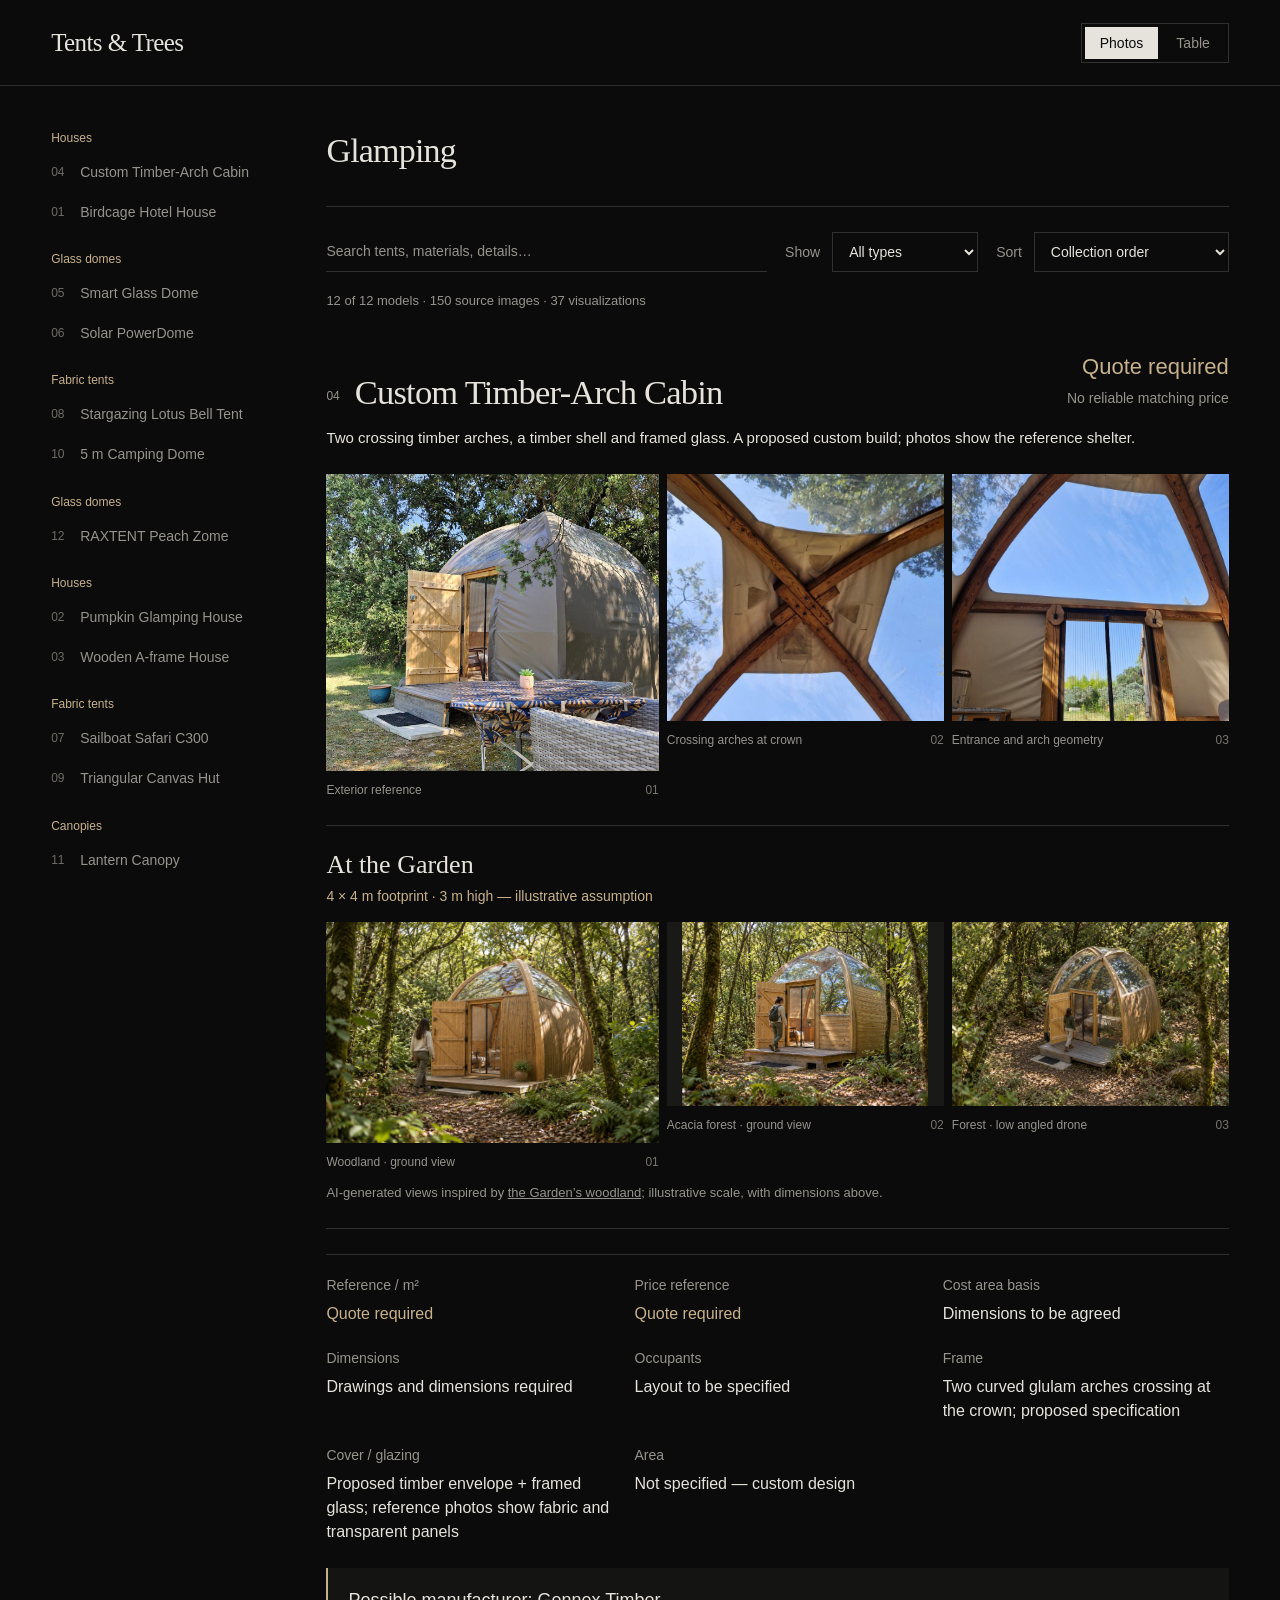
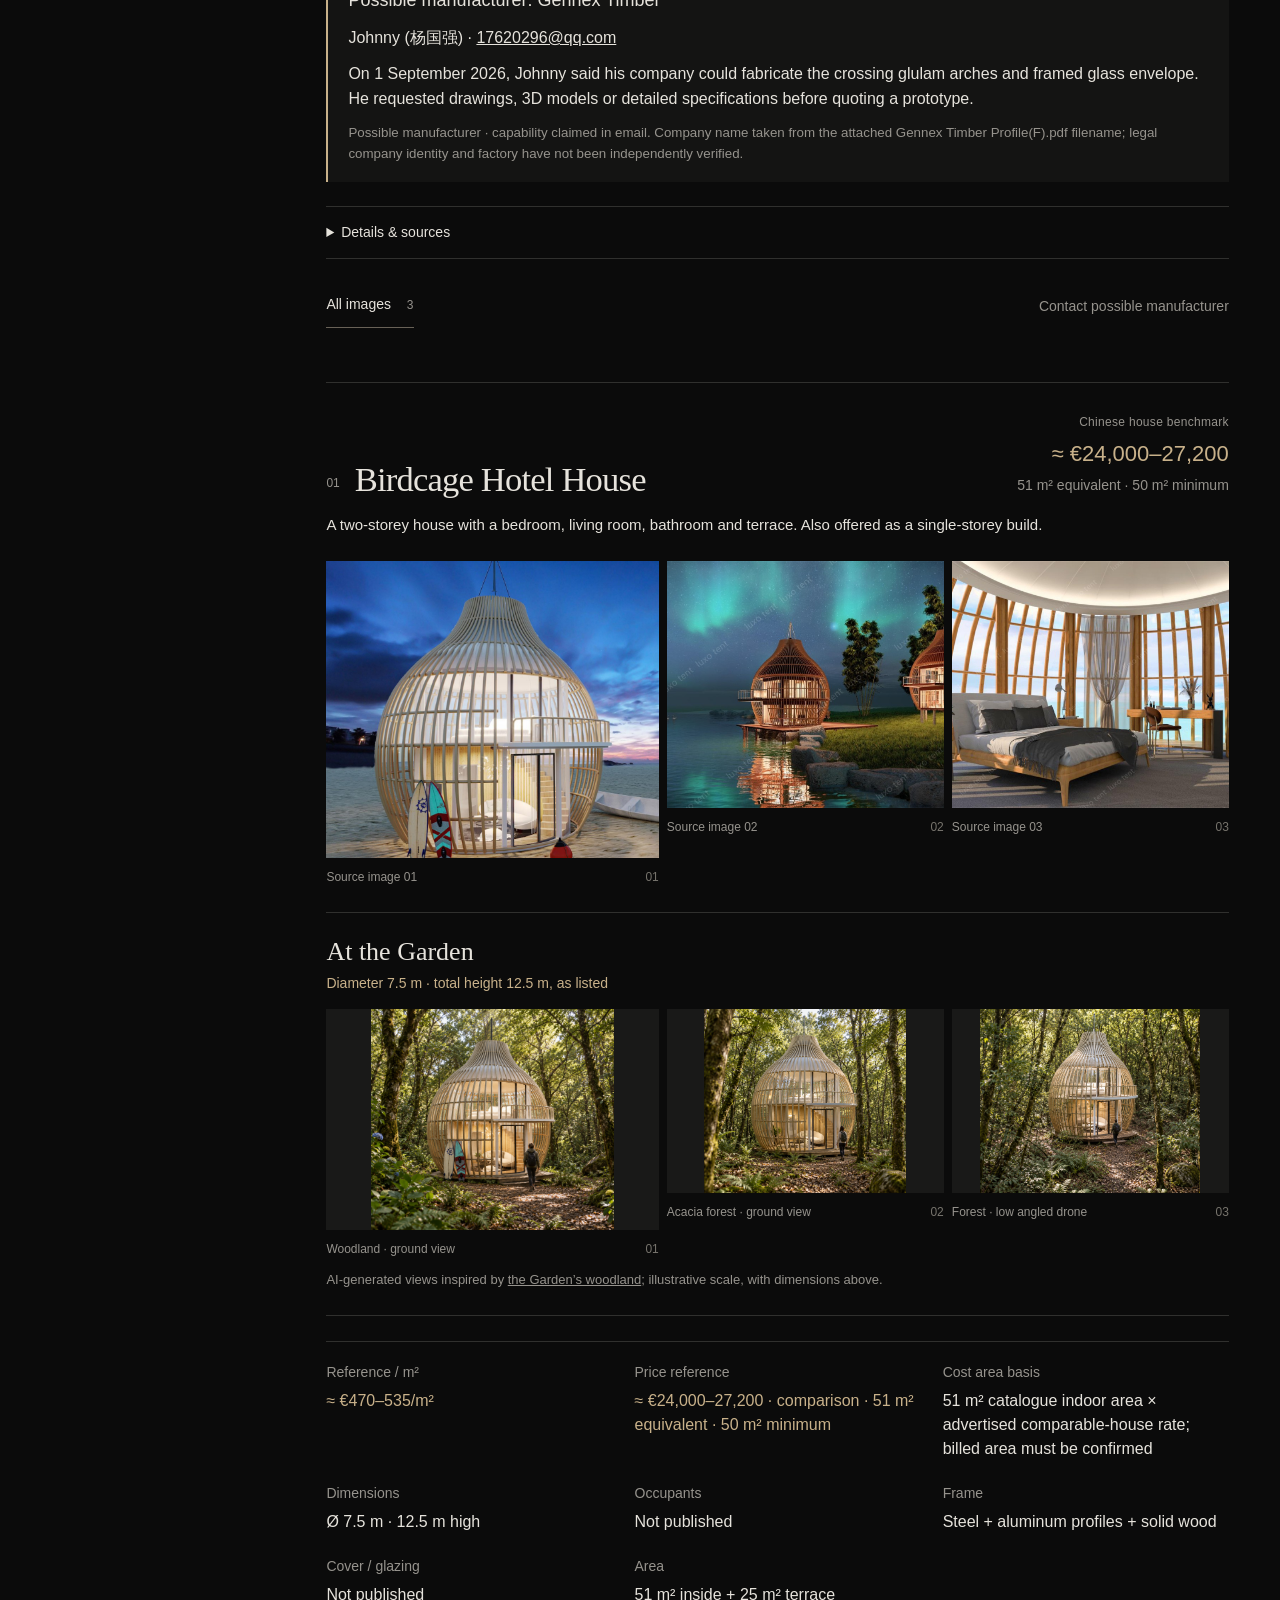
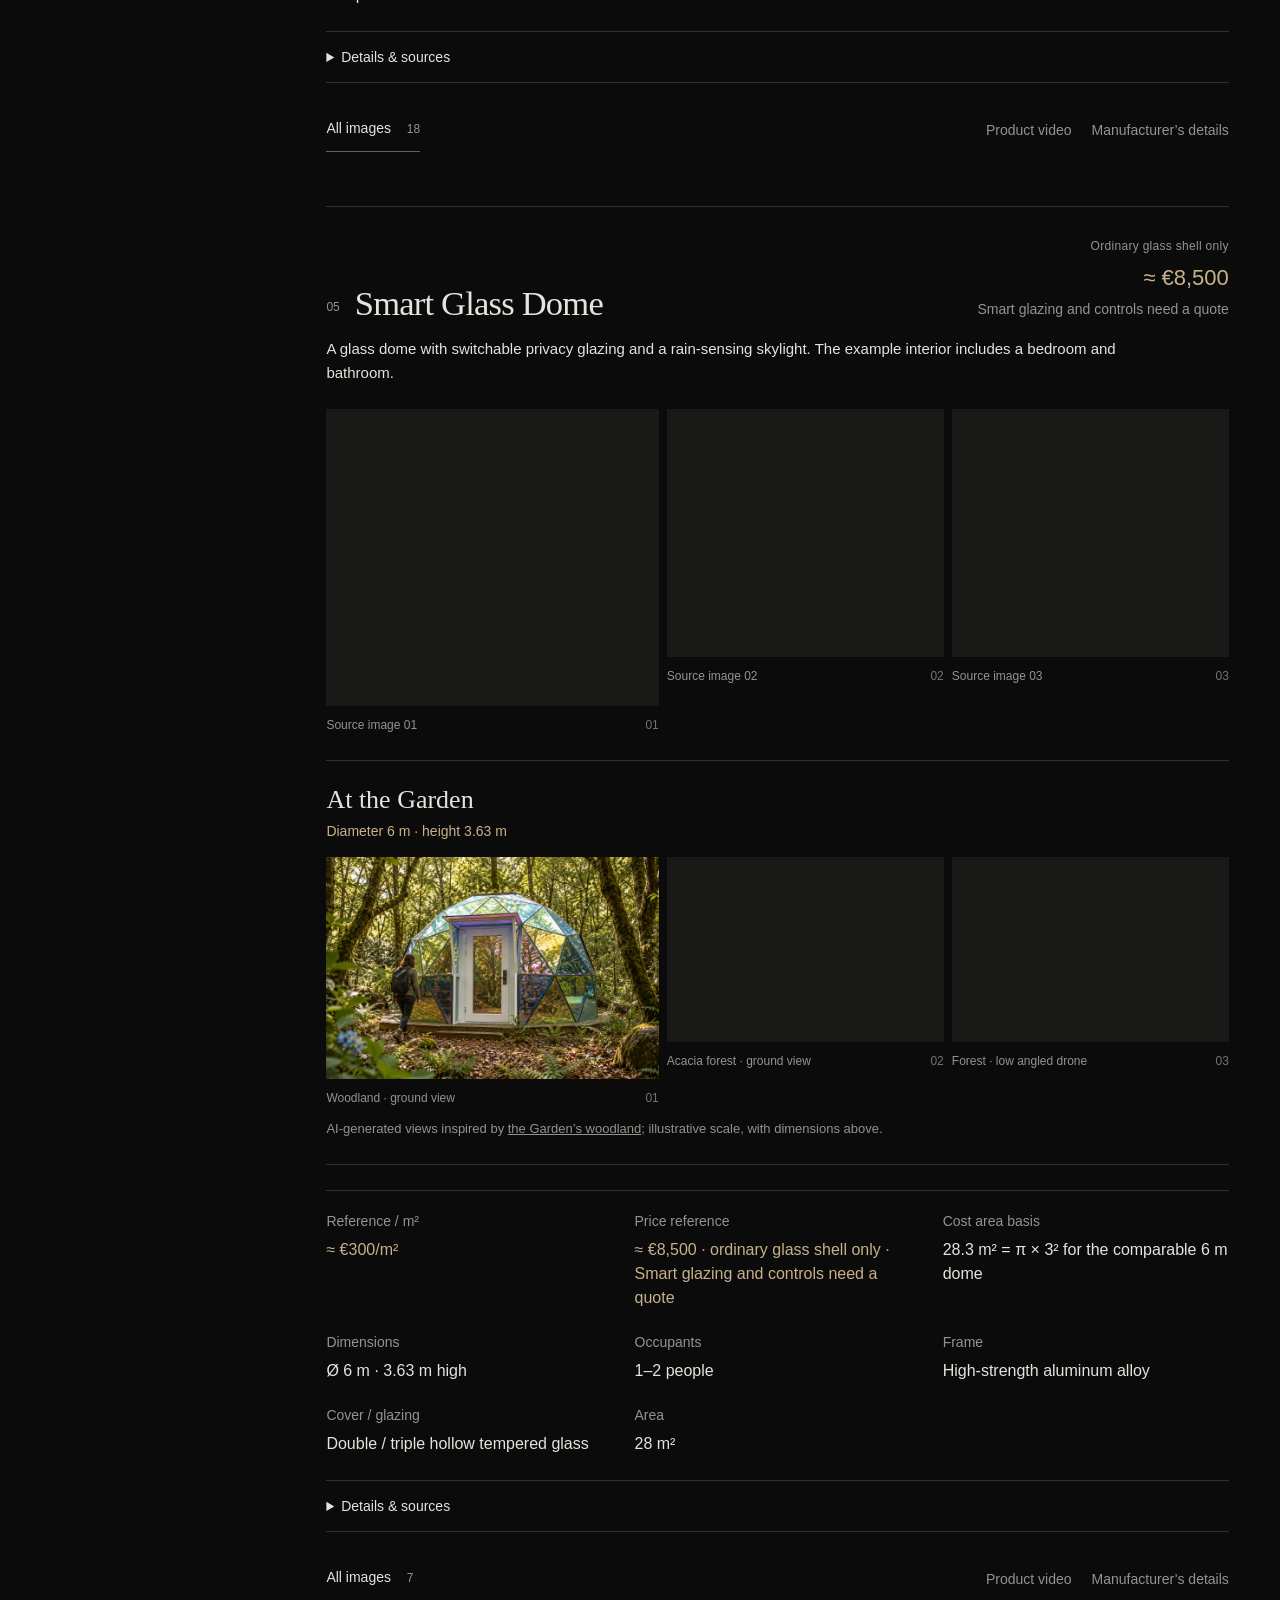
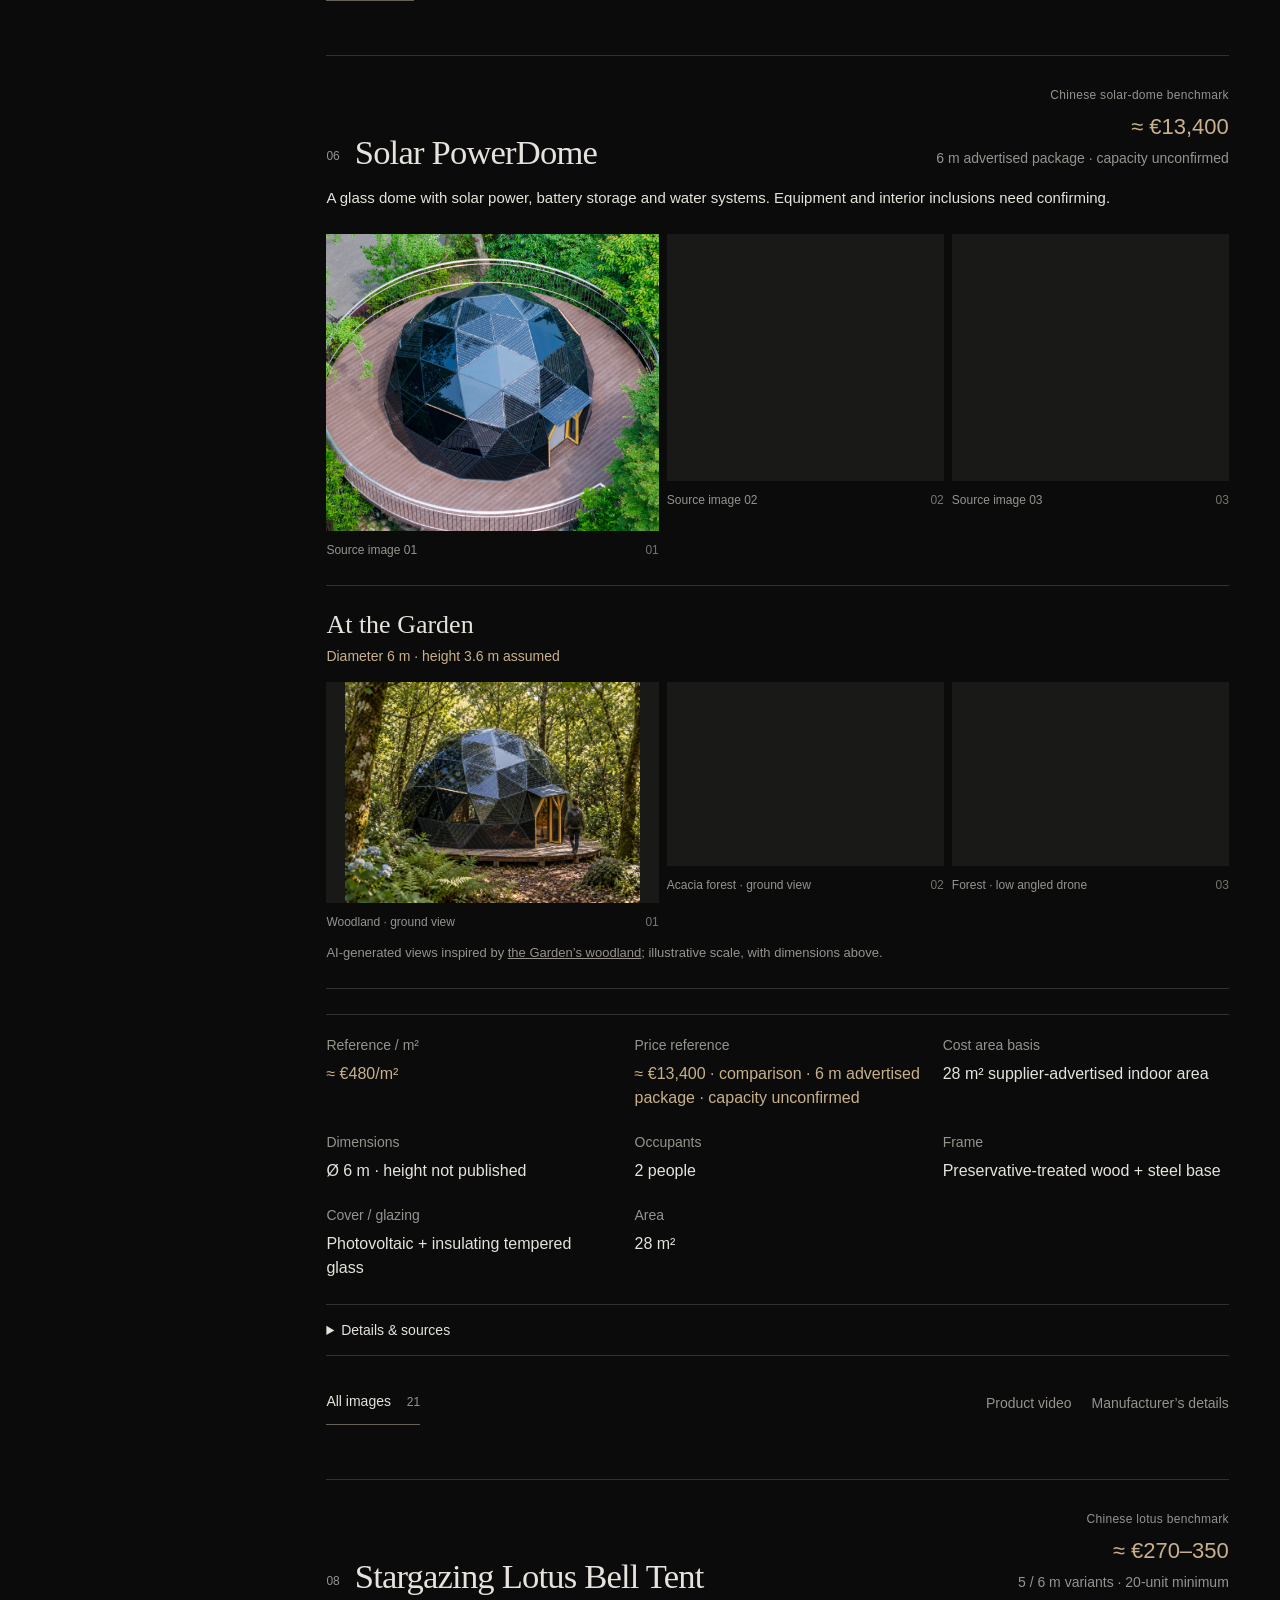
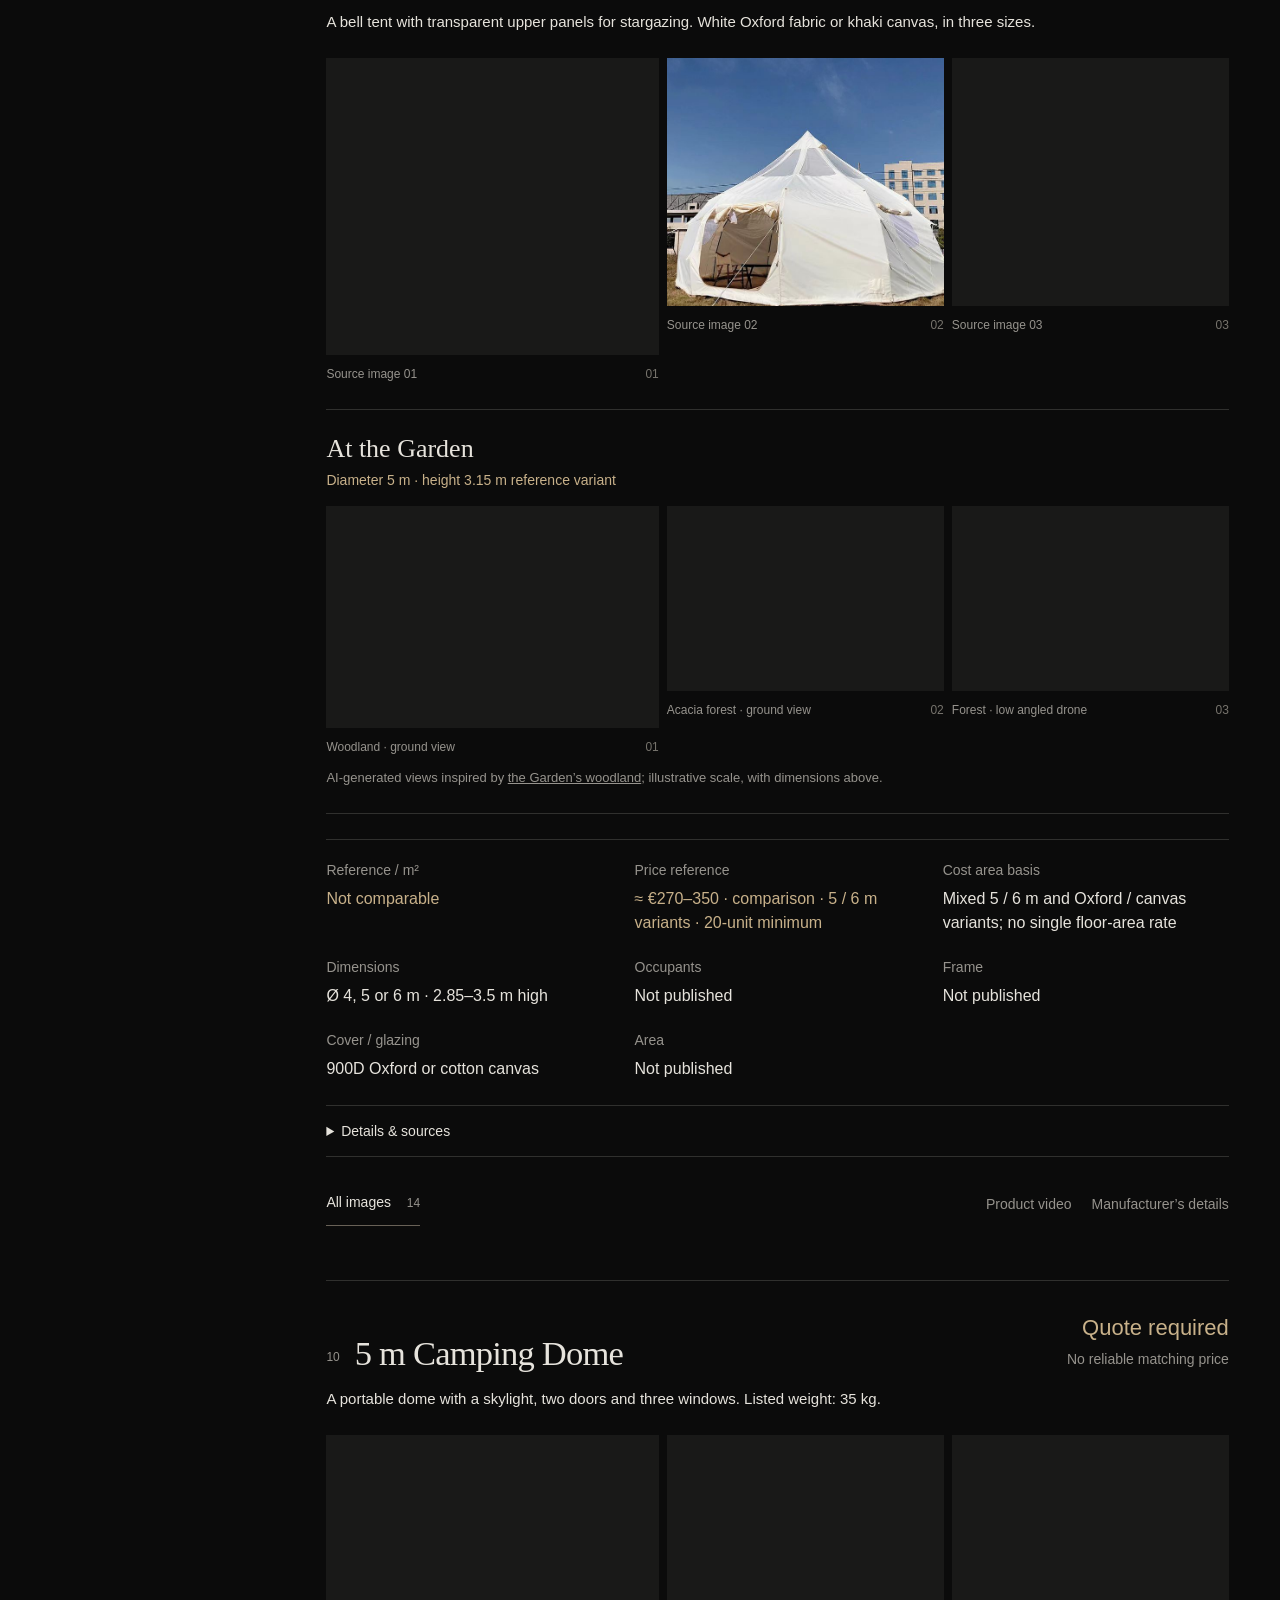
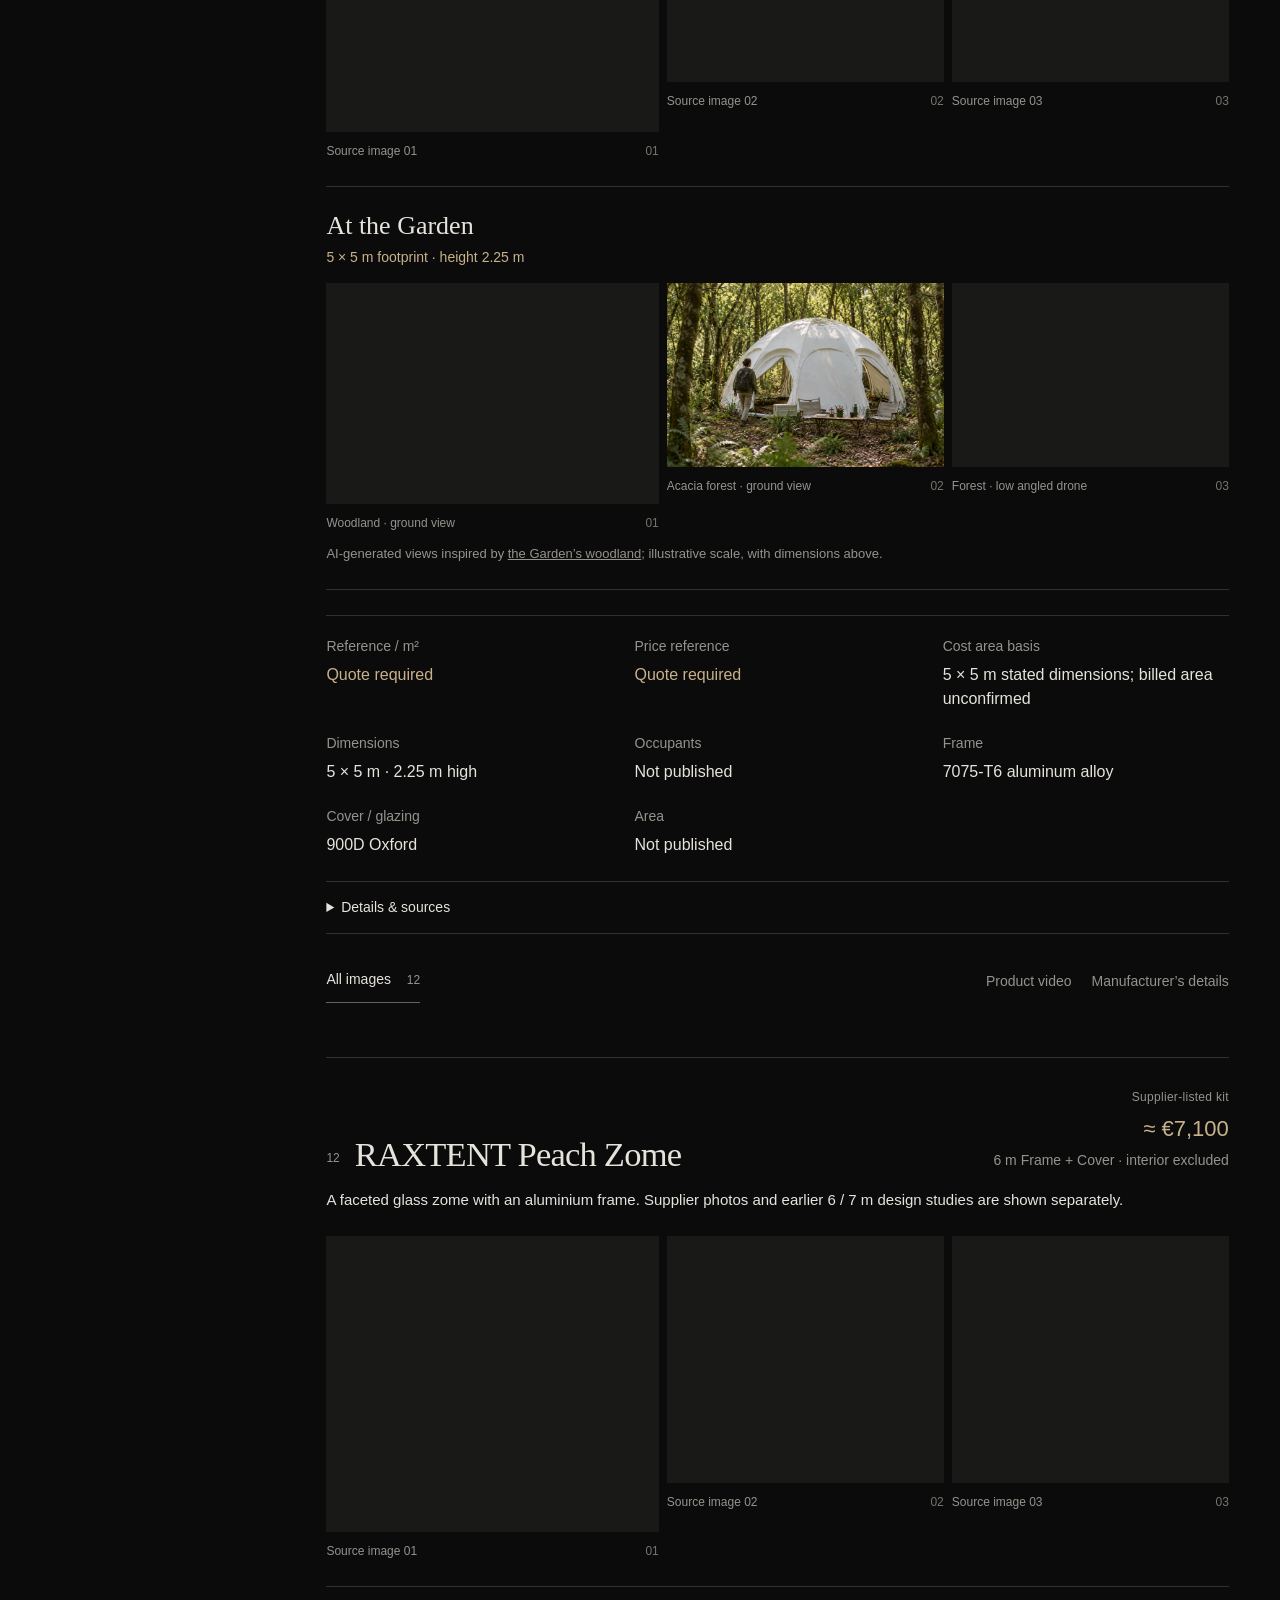
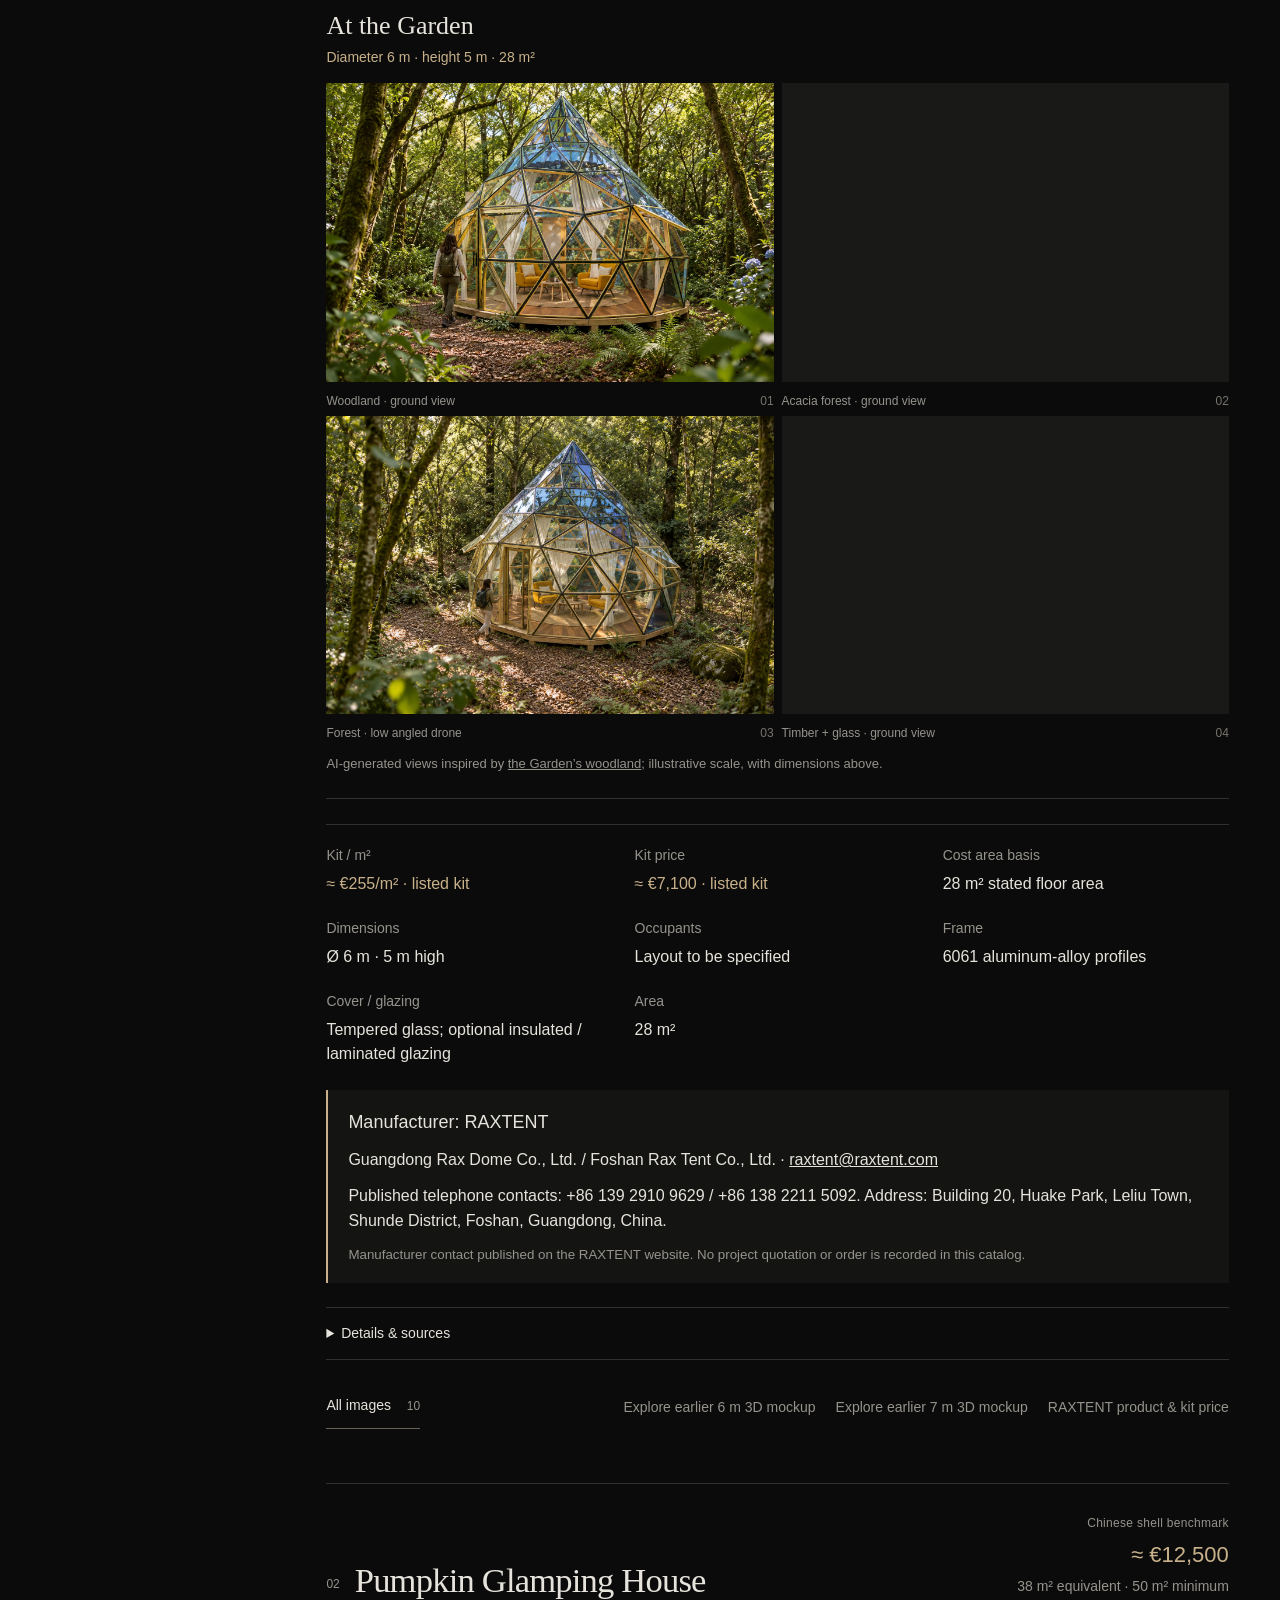
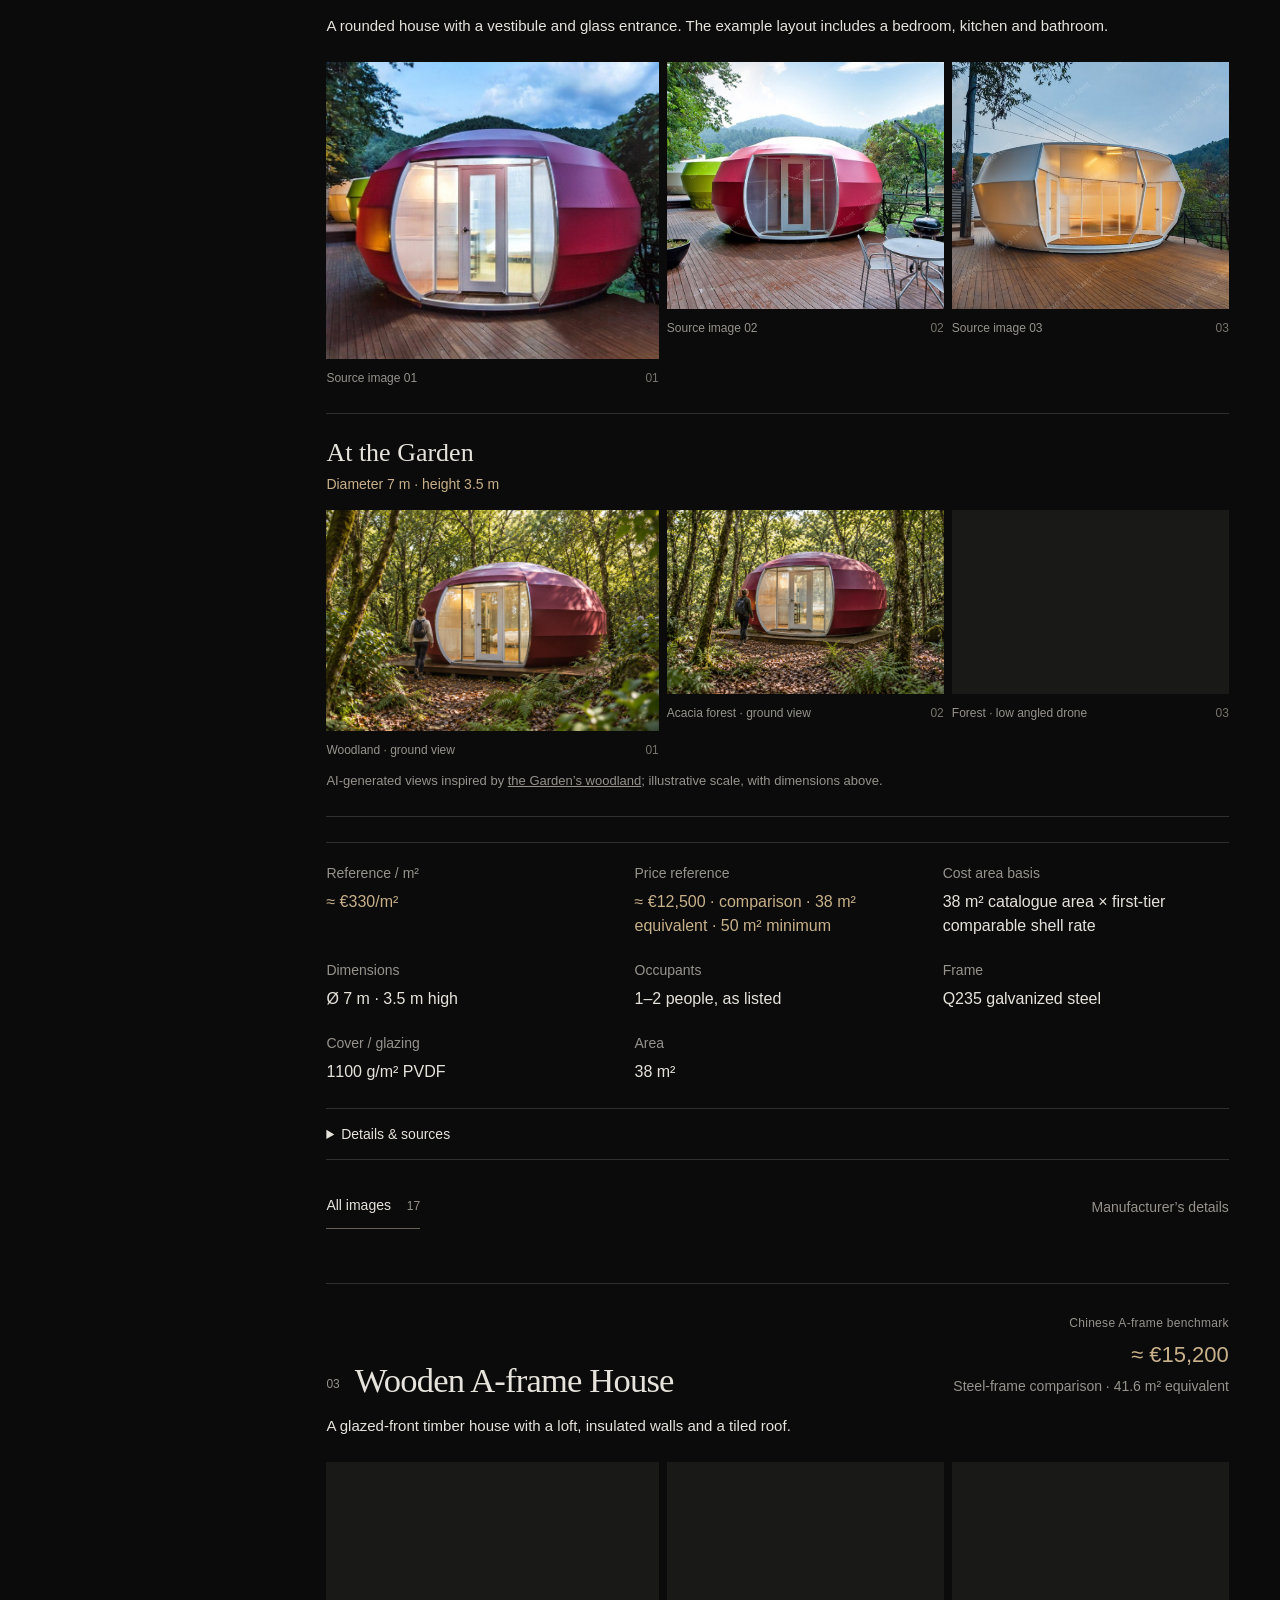
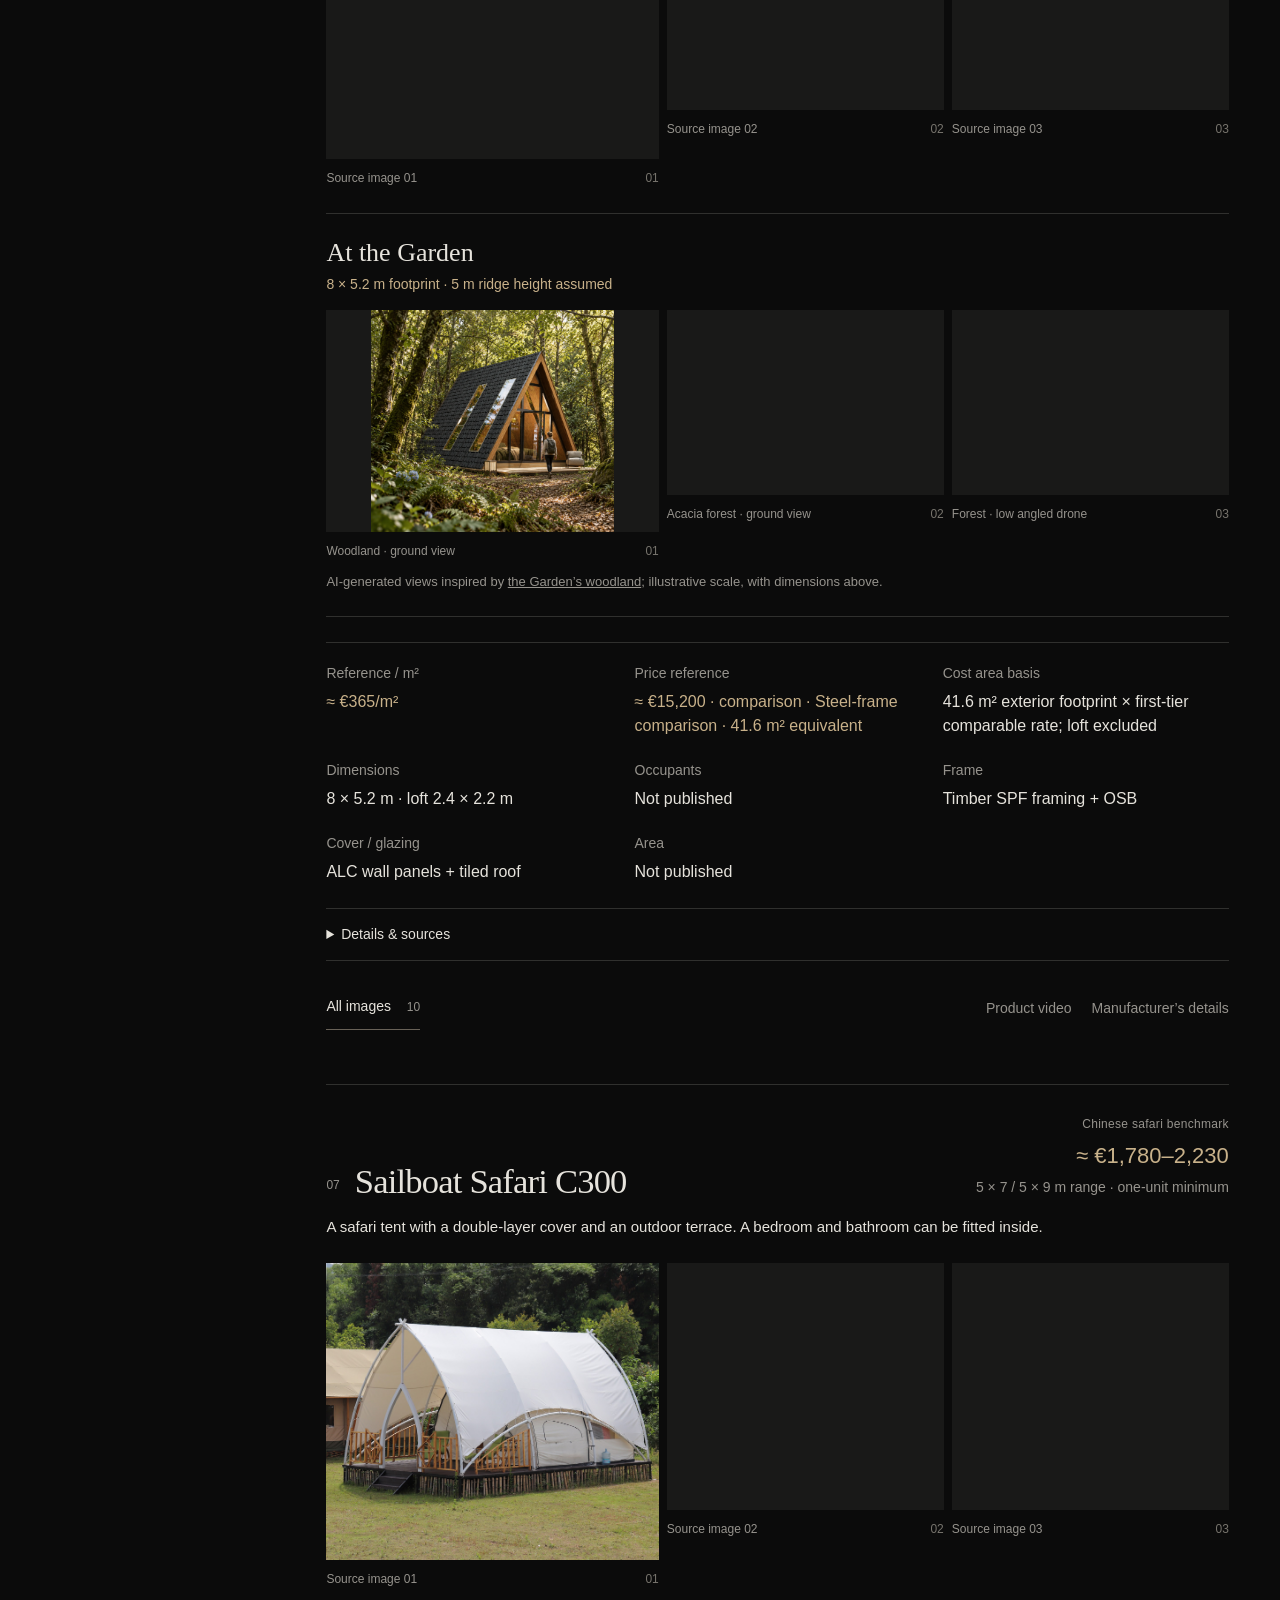
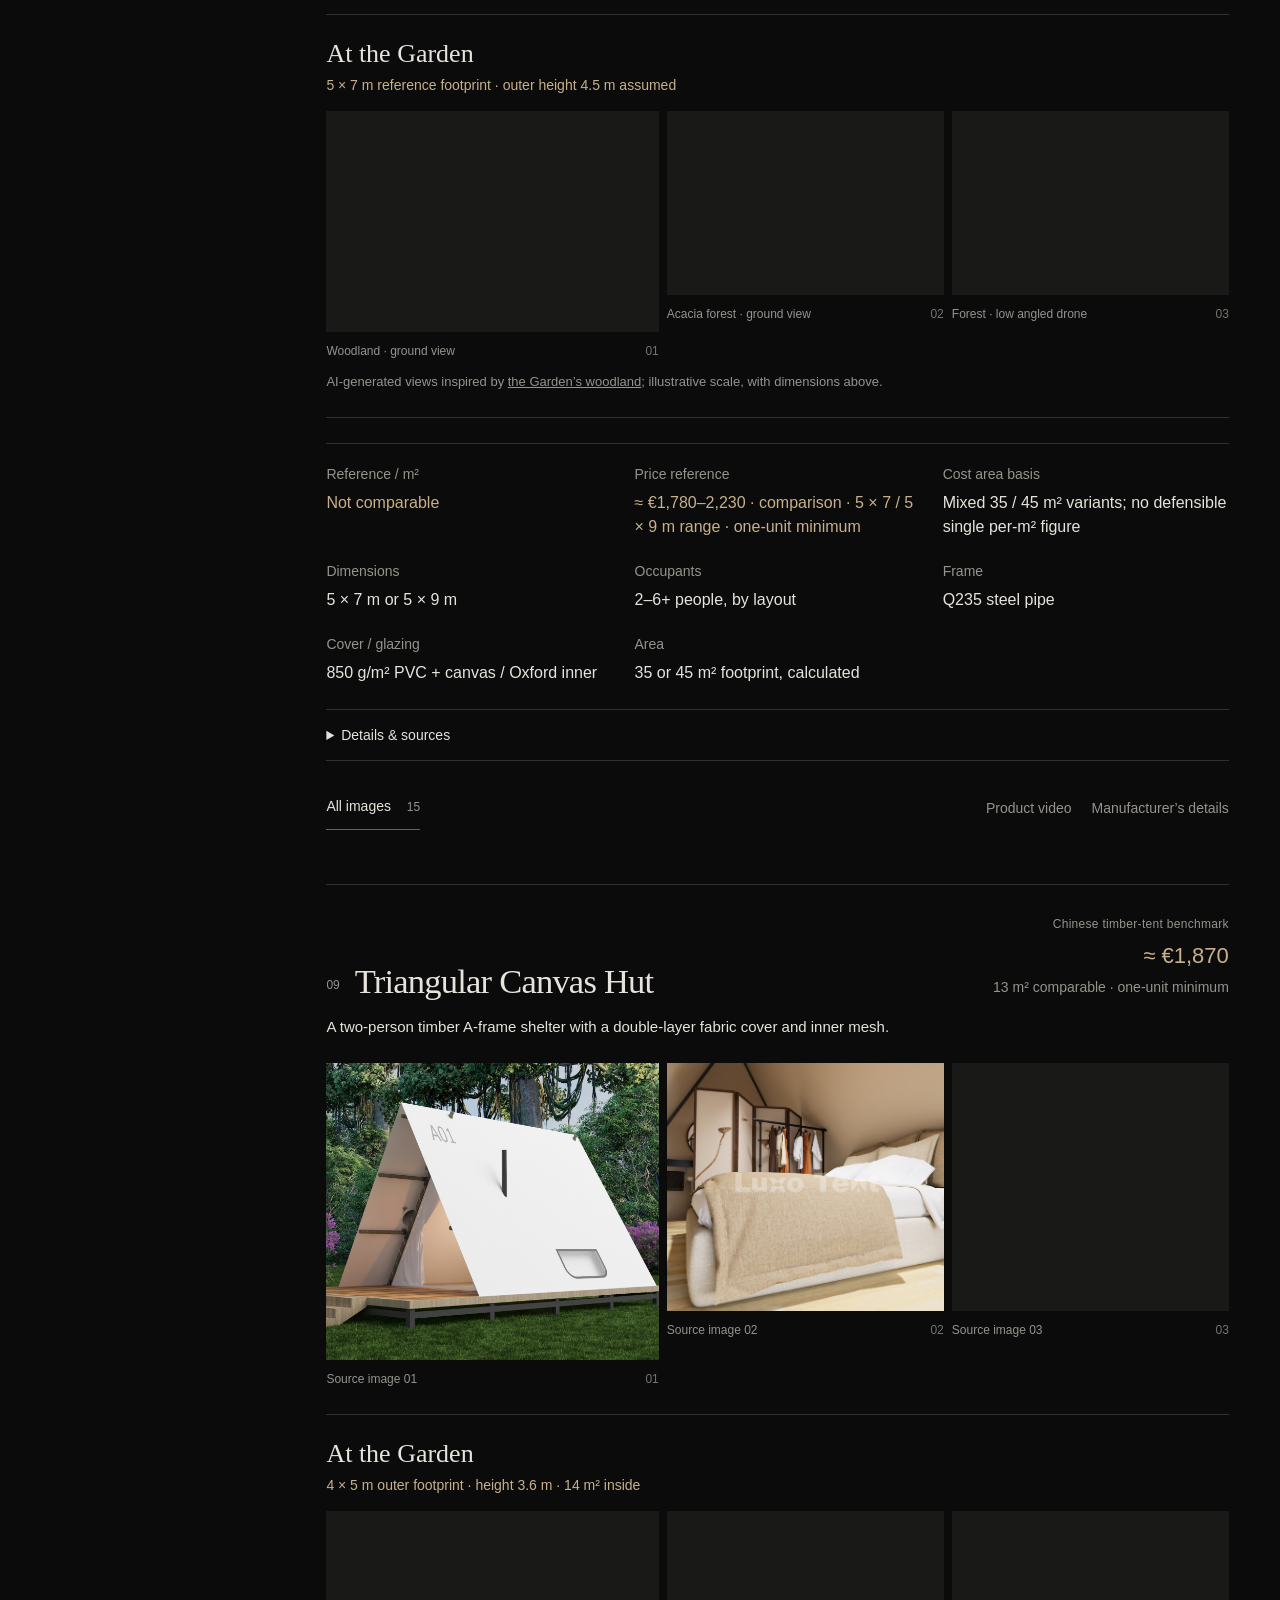
<file: glamp/index.html>
<!doctype html>
<html lang="en"><head><meta charset="utf-8"><meta name="viewport" content="width=device-width,initial-scale=1"><meta name="theme-color" content="#0b0b0b"><meta name="description" content="Glamping houses, domes, tents and canopies, plus a custom timber-arch cabin: photographs, construction details, costs and a possible manufacturer contact."><title>Tents & Trees · Glamping collection</title><link rel="icon" href="data:image/svg+xml,%3Csvg xmlns='http://www.w3.org/2000/svg' viewBox='0 0 64 64'%3E%3Crect width='64' height='64' fill='%230b0b0b'/%3E%3Cpath d='M10 50 32 13 54 50Z M32 13V50' fill='none' stroke='%23e6e3dc' stroke-width='3'/%3E%3C/svg%3E"><link rel="stylesheet" href="style.css"><script src="data.js" defer></script><script src="app.js" defer></script></head>
<body><a class="skip" href="#collection">Skip to collection</a><header class="masthead"><a class="wordmark" href="#collection">Tents &amp; Trees</a><div class="view-switch" role="group" aria-label="View"><button id="photo-view" aria-pressed="true">Photos</button><button id="table-view" aria-pressed="false">Table</button></div></header><div class="layout"><aside class="index"><nav id="index" aria-label="Tent index"></nav></aside><main id="collection"><div class="catalog-note"><h1>Glamping</h1></div><div class="collection-tools"><div class="search-control"><label class="sr-only" for="search">Search tents, materials and details</label><input id="search" type="search" placeholder="Search tents, materials, details…"><button id="clear-search" hidden>Clear</button></div><div class="sort-control"><label for="category">Show</label><select id="category"><option value="all">All types</option><option>Houses</option><option>Glass domes</option><option>Fabric tents</option><option>Canopies</option></select></div><div class="sort-control"><label for="sort">Sort</label><select id="sort"><option value="collection">Collection order</option><option value="area">Area: largest first</option><option value="name">Name: A–Z</option><option value="cost">Cost / m²: lowest first</option></select></div></div><p id="results-status" class="result-count" role="status" aria-live="polite"></p><p id="empty-state" hidden>No models match this search.</p><div id="products"></div><section id="table-panel" hidden aria-label="Tent comparison"><div class="compare-controls"><div><label for="compare-field">Compare on mobile</label><select id="compare-field"></select></div></div><div class="table-scroll" tabindex="0" role="region" aria-label="Tent specifications; scroll for more columns"><table id="comparison"><caption class="sr-only">Compare tent specifications. Select column headings to sort.</caption><thead id="table-head"></thead><tbody id="table-body"></tbody></table></div></section><footer>Euro prices are Chinese supplier comparisons or listed kits, before freight, taxes, foundations and installation. Size, materials and minimum orders vary; exact-model quotations are still needed.<br>Photographs and specifications: <a href="https://www.luxotent.com/" target="_blank" rel="noopener">LUXOTENT</a> and <a href="https://www.raxtent.com/" target="_blank" rel="noopener">RAXTENT</a>; custom cabin photos supplied with the enquiry. Furnishings shown are not necessarily included. Confirm specifications with the supplier.<br><span id="asset-count"></span> · <a href="https://www.luxotent.com/uploads/57bd5e43.pdf" target="_blank" rel="noopener">Manufacturer brochure</a></footer></main></div>
<dialog id="viewer" aria-label="Product image gallery"><div class="viewer-top"><div><h2 id="viewer-title"></h2></div><button id="close" class="icon-button" aria-label="Close gallery">×</button></div><div class="viewer-stage"><button id="prev" class="icon-button" aria-label="Previous image">‹</button><img id="full-image" alt=""><button id="next" class="icon-button" aria-label="Next image">›</button></div><div class="viewer-bottom"><span id="photo-label"></span><span id="counter"></span></div><div id="thumbs" aria-label="Choose an image"></div></dialog></body></html>
</file>
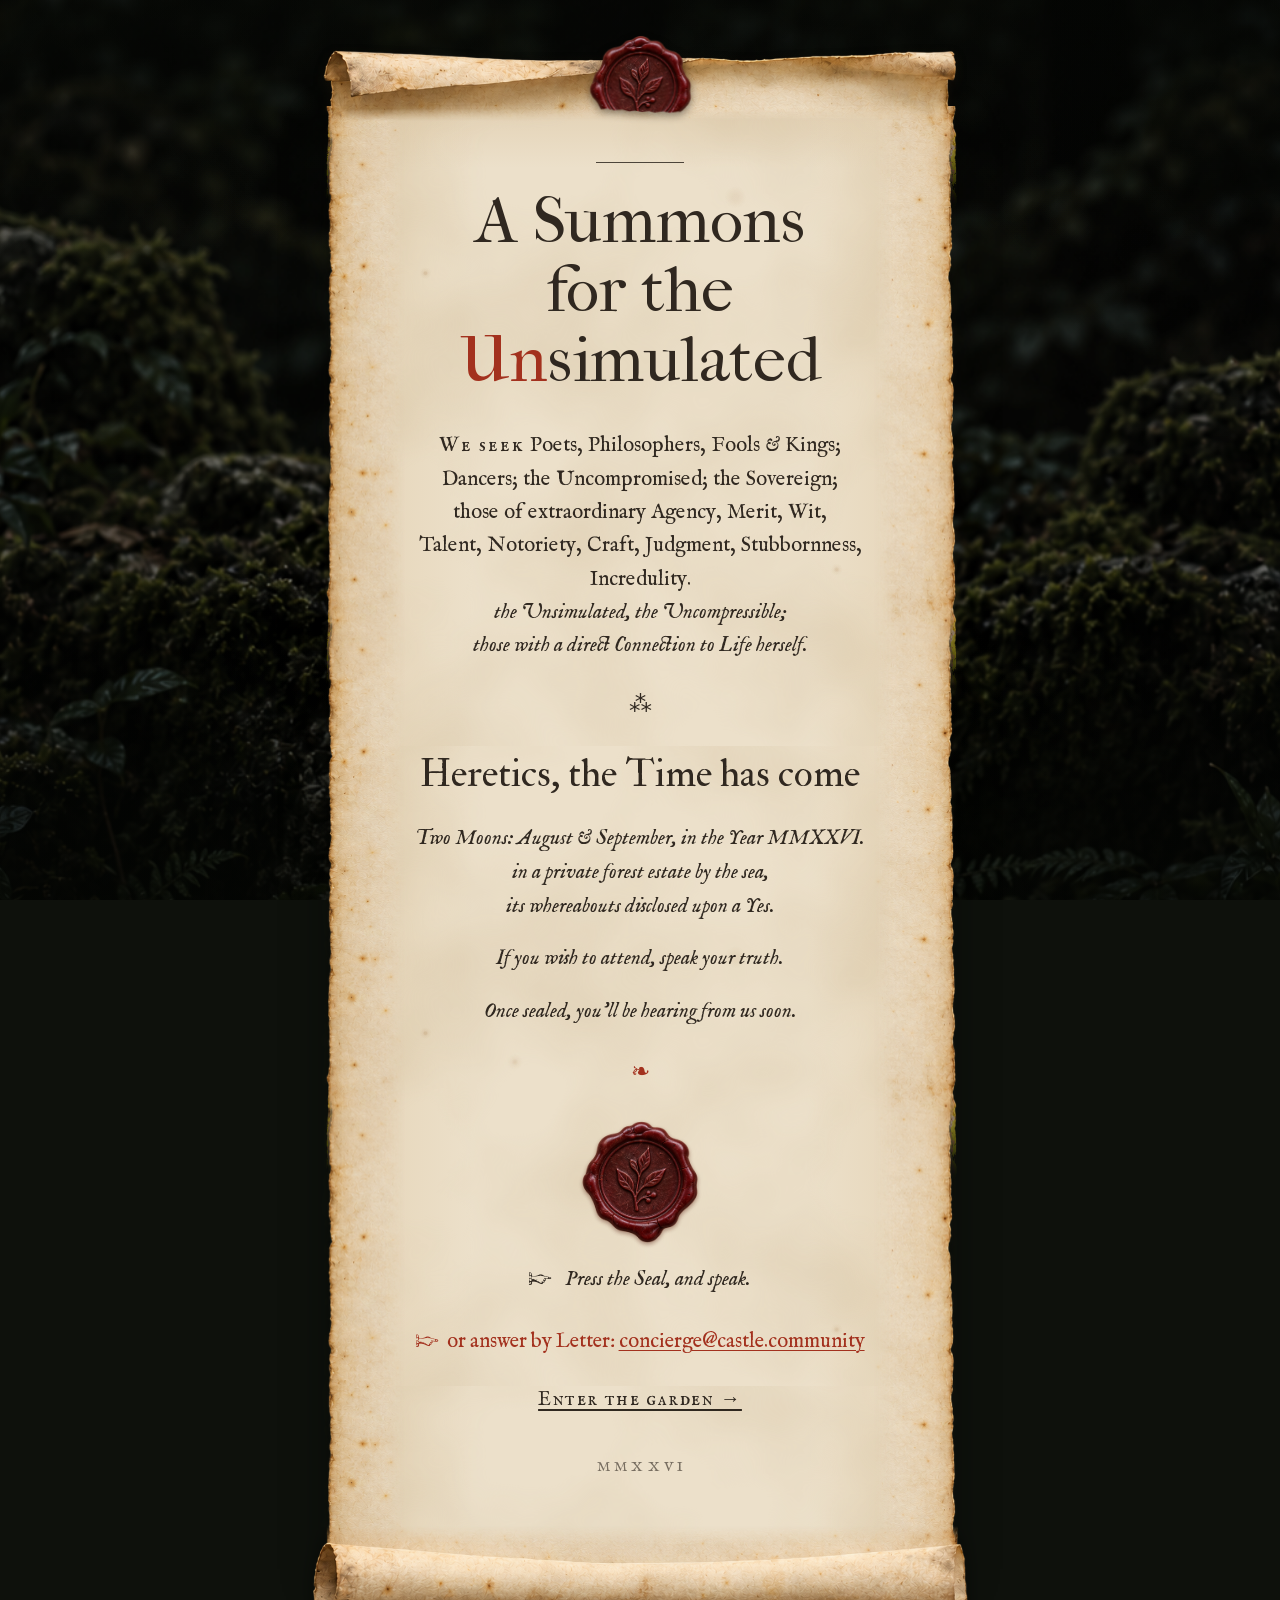
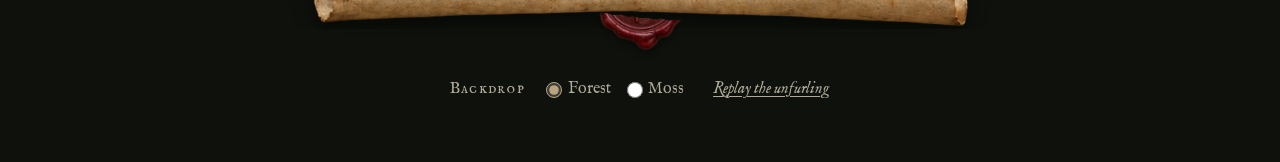
<file: scroll/index.html>
<!doctype html>
<html lang="en" class="no-js">
<head>
<meta charset="utf-8">
<meta name="viewport" content="width=device-width, initial-scale=1, viewport-fit=cover">
<title>A Summons for the Unsimulated</title>
<meta name="description" content="We seek Poets, Philosophers, Dancers, Fools &amp; Kings. Two Moons: August &amp; September, in a private forest estate by the sea.">
<meta name="robots" content="noindex">
<meta name="theme-color" content="#121510">
<link rel="icon" href='data:image/svg+xml,%3Csvg xmlns="http://www.w3.org/2000/svg" viewBox="0 0 64 64"%3E%3Crect width="64" height="64" fill="%23f4efe4"/%3E%3Ccircle cx="32" cy="32" r="14" fill="%23b3341b"/%3E%3C/svg%3E'>
<link rel="preload" href="fonts/IMFeFCrm28P.ttf" as="font" type="font/ttf" crossorigin>
<link rel="preload" href="fonts/IMFeENrm28P.ttf" as="font" type="font/ttf" crossorigin>
<link rel="preload" href="assets/seal.png" as="image">
<link rel="stylesheet" href="style.css?v=seal-break-2">
<script>
// Runs before first paint. Fail-open: the page is readable unless this
// script AND script.js both succeed; a watchdog opens it regardless.
(function () {
  var d = document.documentElement;
  d.classList.remove("no-js");
  d.classList.add("js");
  try {
    var bg = localStorage.getItem("summons-preview-backdrop");
    if (bg === "moss" || bg === "forest") d.setAttribute("data-backdrop", bg);
  } catch (e) {}
  var still = window.matchMedia && matchMedia("(prefers-reduced-motion: reduce)").matches;
  if (still) return;
  d.classList.add("intro");
  function open() { d.classList.remove("intro", "unfurling"); }
  // script.js clears this when it takes over; if it never does, open anyway.
  window.__summonsWatchdog = setTimeout(open, 2500);
  window.__summonsHardStop = setTimeout(open, 7000);
  window.addEventListener("error", open);
  // Skip works even if script.js never arrives.
  document.addEventListener("click", function (e) {
    if (e.target && e.target.id === "skipBtn") open();
  });
})();
</script>
<script src="script.js?v=seal-break-2" defer></script>
</head>
<body>

<div class="backdrop" aria-hidden="true"></div>

<div class="stage">
  <article class="scroll" id="scroll">
    <div class="roll roll-top" aria-hidden="true"></div>

    <div class="sheet" id="sheet">
      <main class="sheet-in">

        <hr class="rule">

        <h1 class="title" id="title" tabindex="-1">A Summons for the<br class="br-title">
        <span class="red">Un</span>simulated</h1>

        <p class="litany"><span class="lead">We seek</span> Poets, Philosophers, Fools <i>&amp;</i> Kings;<br class="br">
        Dancers; the Uncompromised; the Sovereign;<br class="br">
        those of extraordinary Agency, Merit, Wit,<br class="br">
        Talent, Notoriety, Craft, Judgment, Stubbornness, Incredulity.<br class="br">
        <i>the Unsimulated, the Uncompressible;<br class="br">
        those with a direct Connection to Life herself.</i></p>

        <p class="ornament" aria-hidden="true">⁂</p>

        <h2 class="turn">Heretics, the Time has come</h2>

        <p class="particulars">Two Moons: August <i>&amp;</i> September, in the Year MMXXVI.<br class="br">
        in a private forest estate by the sea,<br class="br">
        its whereabouts disclosed upon a Yes.</p>

        <p class="terms">If you wish to attend, speak your truth.</p>

        <p class="terms">Once sealed, you&rsquo;ll be hearing from us soon.</p>

        <p class="ornament red" aria-hidden="true">❧</p>

        <div class="recorder" id="recorder">
          <button class="seal" id="sealBtn" type="button" aria-describedby="recStatus">
            <img class="seal-img" id="sealImg" src="assets/seal.png" width="1254" height="1254"
                 alt="Wax seal; press to speak" draggable="false">
          </button>
          <p class="rec-status" id="recStatus" aria-live="polite"><span class="hand" aria-hidden="true">☞</span> Press the Seal, and speak.</p>
          <canvas class="trace" id="trace" hidden aria-hidden="true"></canvas>
          <p class="rec-time sc" id="recTime" hidden>5:00</p>
          <p class="rec-actions" id="recActions" hidden>
            <a href="#" id="hearBtn" role="button">Hear it</a> &nbsp;·&nbsp; <a href="#" id="burnBtn" role="button">Burn it, begin anew</a>
          </p>
          <div class="rec-actions" id="sendWrap" hidden>
            <button class="send" id="sendBtn" type="button" aria-describedby="sendNote">Seal &amp; Send</button>
            <p class="send-note" id="sendNote">There is no Post-house here: Seal &amp; Send saves the Recording to your Machine and opens a Letter, to which you attach it by hand. Nothing is uploaded.</p>
          </div>
        </div>

        <p class="answer alt" id="letterLine"><span class="hand" aria-hidden="true">☞</span>or answer by Letter:
        <a href="mailto:concierge@castle.community?subject=Five%20Minutes">concierge@castle.community</a></p>

        <p class="enter"><a href="https://thegarden.pt/">Enter the garden &rarr;</a></p>

        <p class="colophon">MMXXVI</p>

      </main>
    </div>

    <div class="roll roll-bottom" id="rollBottom" aria-hidden="true"></div>
    <!-- one wax seal, two clipped views of it: the upper piece stays on the
         top curl, the lower piece rides the bottom curl when it breaks -->
    <span class="wax wax-top" aria-hidden="true"><img src="assets/seal.png" width="1254" height="1254" alt="" draggable="false"></span>
    <span class="wax wax-low" aria-hidden="true"><img src="assets/seal.png" width="1254" height="1254" alt="" draggable="false"></span>
  </article>

  <footer class="preview-controls" aria-label="Preview controls">
    <fieldset class="backdrop-pick">
      <legend>Backdrop</legend>
      <label><input type="radio" name="backdrop" value="forest" id="bgForest" checked> Forest</label>
      <label><input type="radio" name="backdrop" value="moss" id="bgMoss"> Moss</label>
    </fieldset>
    <button class="replay" id="replayBtn" type="button">Replay the unfurling</button>
  </footer>
</div>

<button class="skip" id="skipBtn" type="button">Skip</button>

</body>
</html>
</file>
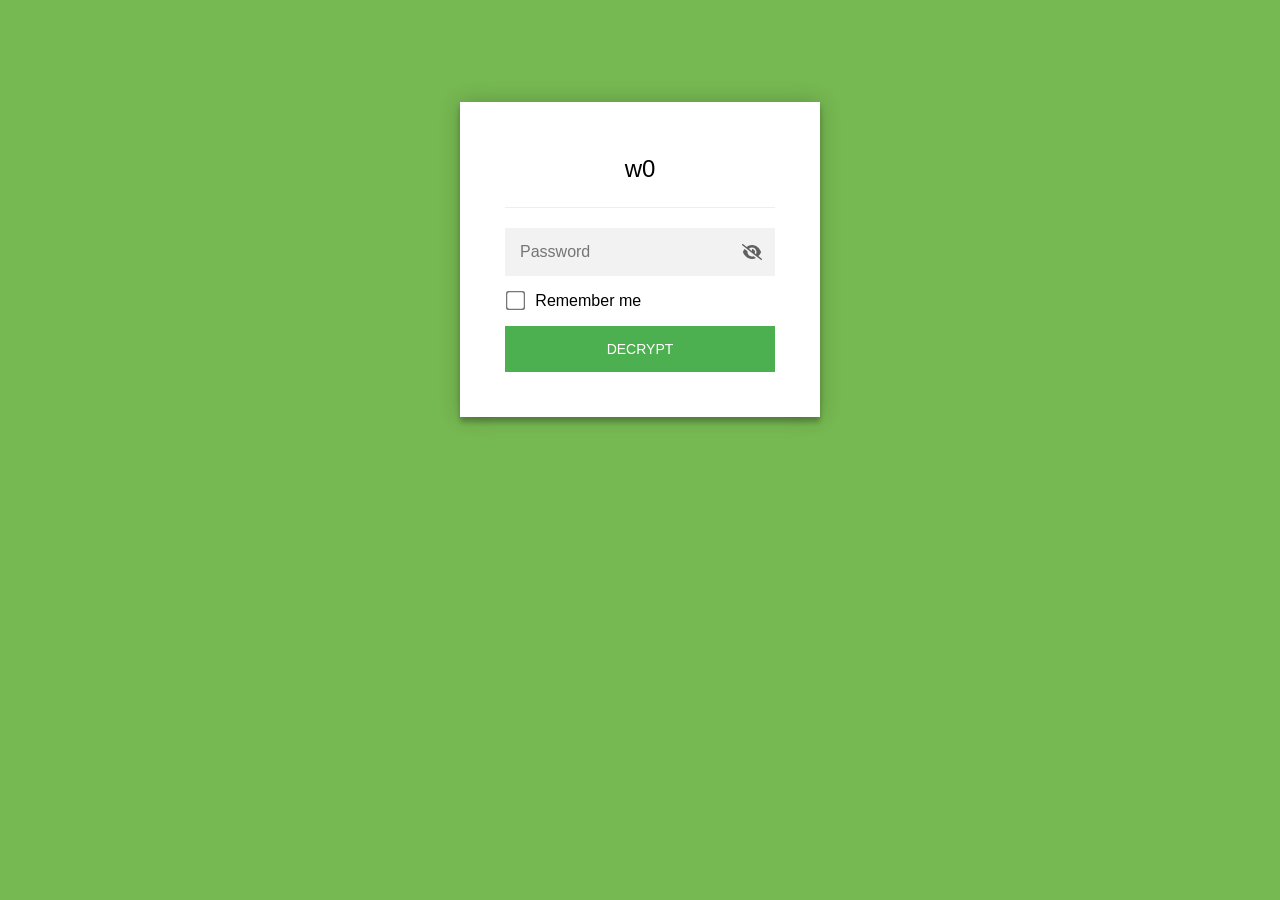
<file: w0/index.html>
<!DOCTYPE html>
<html class="staticrypt-html">
    <head>
        <meta charset="utf-8" />
        <title>w0</title>
        <meta name="viewport" content="width=device-width, initial-scale=1" />

        <!-- do not cache this page -->
        <meta http-equiv="cache-control" content="max-age=0" />
        <meta http-equiv="cache-control" content="no-cache" />
        <meta http-equiv="expires" content="0" />
        <meta http-equiv="expires" content="Tue, 01 Jan 1980 1:00:00 GMT" />
        <meta http-equiv="pragma" content="no-cache" />

        <style>
            .staticrypt-hr {
                margin-top: 20px;
                margin-bottom: 20px;
                border: 0;
                border-top: 1px solid #eee;
            }

            .staticrypt-page {
                width: 360px;
                padding: 8% 0 0;
                margin: auto;
                box-sizing: border-box;
            }

            .staticrypt-form {
                position: relative;
                z-index: 1;
                background: #ffffff;
                max-width: 360px;
                margin: 0 auto 100px;
                padding: 45px;
                text-align: center;
                box-shadow: 0 0 20px 0 rgba(0, 0, 0, 0.2), 0 5px 5px 0 rgba(0, 0, 0, 0.24);
            }

            .staticrypt-form input[type="password"],
            input[type="text"] {
                background: inherit;
                border: 0;
                box-sizing: border-box; /* This ensures padding is included in the total width */
                font-size: 14px;
                outline: 0;
                padding: 15px 30px 15px 15px; /* Adjust the padding to ensure there is space for the icon */
                width: 100%;
            }

            .staticrypt-password-container {
                position: relative;
                outline: 0;
                background: #f2f2f2;
                width: 100%;
                border: 0;
                margin: 0 0 15px;
                box-sizing: border-box;
            }

            .staticrypt-toggle-password-visibility {
                cursor: pointer;
                height: 20px;
                opacity: 60%;
                padding: 13px;
                position: absolute;
                right: 0;
                top: 50%;
                transform: translateY(-50%);
                width: 20px;
            }

            .staticrypt-form .staticrypt-decrypt-button {
                text-transform: uppercase;
                outline: 0;
                background: #4CAF50;
                width: 100%;
                border: 0;
                padding: 15px;
                color: #ffffff;
                font-size: 14px;
                cursor: pointer;
            }

            .staticrypt-form .staticrypt-decrypt-button:hover,
            .staticrypt-form .staticrypt-decrypt-button:active,
            .staticrypt-form .staticrypt-decrypt-button:focus {
                background: #4CAF50;
                filter: brightness(92%);
            }

            .staticrypt-html {
                height: 100%;
            }

            .staticrypt-body {
                height: 100%;
                margin: 0;
            }

            .staticrypt-content {
                height: 100%;
                margin-bottom: 1em;
                background: #76B852;
                font-family: "Arial", sans-serif;
                -webkit-font-smoothing: antialiased;
                -moz-osx-font-smoothing: grayscale;
            }

            .staticrypt-instructions {
                margin-top: -1em;
                margin-bottom: 1em;
            }

            .staticrypt-title {
                font-size: 1.5em;
            }

            label.staticrypt-remember {
                display: flex;
                align-items: center;
                margin-bottom: 1em;
            }

            .staticrypt-remember input[type="checkbox"] {
                transform: scale(1.5);
                margin-right: 1em;
            }

            .hidden {
                display: none !important;
            }

            .staticrypt-spinner-container {
                height: 100%;
                display: flex;
                align-items: center;
                justify-content: center;
            }

            .staticrypt-spinner {
                display: inline-block;
                width: 2rem;
                height: 2rem;
                vertical-align: text-bottom;
                border: 0.25em solid gray;
                border-right-color: transparent;
                border-radius: 50%;
                -webkit-animation: spinner-border 0.75s linear infinite;
                animation: spinner-border 0.75s linear infinite;
                animation-duration: 0.75s;
                animation-timing-function: linear;
                animation-delay: 0s;
                animation-iteration-count: infinite;
                animation-direction: normal;
                animation-fill-mode: none;
                animation-play-state: running;
                animation-name: spinner-border;
            }

            @keyframes spinner-border {
                100% {
                    transform: rotate(360deg);
                }
            }

            @media screen and (-webkit-min-device-pixel-ratio: 0) {
                .staticrypt-form input[type="password"],
                input[type="text"] {
                    font-size: 16px;
                }
            }
        </style>
    </head>

    <body class="staticrypt-body">
        <div id="staticrypt_loading" class="staticrypt-spinner-container">
            <div class="staticrypt-spinner"></div>
        </div>

        <div id="staticrypt_content" class="staticrypt-content hidden">
            <div class="staticrypt-page">
                <div class="staticrypt-form">
                    <div class="staticrypt-instructions">
                        <p class="staticrypt-title">w0</p>
                        <p></p>
                    </div>

                    <hr class="staticrypt-hr" />

                    <form id="staticrypt-form" action="#" method="post">
                        <div class="staticrypt-password-container">
                            <input
                                id="staticrypt-password"
                                type="password"
                                name="password"
                                placeholder="Password"
                                autofocus
                            />

                            <img
                                class="staticrypt-toggle-password-visibility"
                                alt="Show password"
                                title="Show password"
                                src="[data-uri]"
                            />
                        </div>

                        <label id="staticrypt-remember-label" class="staticrypt-remember hidden">
                            <input id="staticrypt-remember" type="checkbox" name="remember" />
                            Remember me
                        </label>

                        <input type="submit" class="staticrypt-decrypt-button" value="DECRYPT" />
                    </form>
                </div>
            </div>
        </div>

        <script>
            // these variables will be filled when generating the file - the template format is 'variable_name'
            const staticryptInitiator = ((function(){
  const exports = {};
  const cryptoEngine = ((function(){
  const exports = {};
  const { subtle } = crypto;

const IV_BITS = 16 * 8;
const HEX_BITS = 4;
const ENCRYPTION_ALGO = "AES-CBC";

/**
 * Translates between utf8 encoded hexadecimal strings
 * and Uint8Array bytes.
 */
const HexEncoder = {
    /**
     * hex string -> bytes
     * @param {string} hexString
     * @returns {Uint8Array}
     */
    parse: function (hexString) {
        if (hexString.length % 2 !== 0) throw "Invalid hexString";
        const arrayBuffer = new Uint8Array(hexString.length / 2);

        for (let i = 0; i < hexString.length; i += 2) {
            const byteValue = parseInt(hexString.substring(i, i + 2), 16);
            if (isNaN(byteValue)) {
                throw "Invalid hexString";
            }
            arrayBuffer[i / 2] = byteValue;
        }
        return arrayBuffer;
    },

    /**
     * bytes -> hex string
     * @param {Uint8Array} bytes
     * @returns {string}
     */
    stringify: function (bytes) {
        const hexBytes = [];

        for (let i = 0; i < bytes.length; ++i) {
            let byteString = bytes[i].toString(16);
            if (byteString.length < 2) {
                byteString = "0" + byteString;
            }
            hexBytes.push(byteString);
        }
        return hexBytes.join("");
    },
};

/**
 * Translates between utf8 strings and Uint8Array bytes.
 */
const UTF8Encoder = {
    parse: function (str) {
        return new TextEncoder().encode(str);
    },

    stringify: function (bytes) {
        return new TextDecoder().decode(bytes);
    },
};

/**
 * Salt and encrypt a msg with a password.
 */
async function encrypt(msg, hashedPassword) {
    // Must be 16 bytes, unpredictable, and preferably cryptographically random. However, it need not be secret.
    // https://developer.mozilla.org/en-US/docs/Web/API/SubtleCrypto/encrypt#parameters
    const iv = crypto.getRandomValues(new Uint8Array(IV_BITS / 8));

    const key = await subtle.importKey("raw", HexEncoder.parse(hashedPassword), ENCRYPTION_ALGO, false, ["encrypt"]);

    const encrypted = await subtle.encrypt(
        {
            name: ENCRYPTION_ALGO,
            iv: iv,
        },
        key,
        UTF8Encoder.parse(msg)
    );

    // iv will be 32 hex characters, we prepend it to the ciphertext for use in decryption
    return HexEncoder.stringify(iv) + HexEncoder.stringify(new Uint8Array(encrypted));
}
exports.encrypt = encrypt;

/**
 * Decrypt a salted msg using a password.
 *
 * @param {string} encryptedMsg
 * @param {string} hashedPassword
 * @returns {Promise<string>}
 */
async function decrypt(encryptedMsg, hashedPassword) {
    const ivLength = IV_BITS / HEX_BITS;
    const iv = HexEncoder.parse(encryptedMsg.substring(0, ivLength));
    const encrypted = encryptedMsg.substring(ivLength);

    const key = await subtle.importKey("raw", HexEncoder.parse(hashedPassword), ENCRYPTION_ALGO, false, ["decrypt"]);

    const outBuffer = await subtle.decrypt(
        {
            name: ENCRYPTION_ALGO,
            iv: iv,
        },
        key,
        HexEncoder.parse(encrypted)
    );

    return UTF8Encoder.stringify(new Uint8Array(outBuffer));
}
exports.decrypt = decrypt;

/**
 * Salt and hash the password so it can be stored in localStorage without opening a password reuse vulnerability.
 *
 * @param {string} password
 * @param {string} salt
 * @returns {Promise<string>}
 */
async function hashPassword(password, salt) {
    // we hash the password in multiple steps, each adding more iterations. This is because we used to allow less
    // iterations, so for backward compatibility reasons, we need to support going from that to more iterations.
    let hashedPassword = await hashLegacyRound(password, salt);

    hashedPassword = await hashSecondRound(hashedPassword, salt);

    return hashThirdRound(hashedPassword, salt);
}
exports.hashPassword = hashPassword;

/**
 * This hashes the password with 1k iterations. This is a low number, we need this function to support backwards
 * compatibility.
 *
 * @param {string} password
 * @param {string} salt
 * @returns {Promise<string>}
 */
function hashLegacyRound(password, salt) {
    return pbkdf2(password, salt, 1000, "SHA-1");
}
exports.hashLegacyRound = hashLegacyRound;

/**
 * Add a second round of iterations. This is because we used to use 1k, so for backwards compatibility with
 * remember-me/autodecrypt links, we need to support going from that to more iterations.
 *
 * @param hashedPassword
 * @param salt
 * @returns {Promise<string>}
 */
function hashSecondRound(hashedPassword, salt) {
    return pbkdf2(hashedPassword, salt, 14000, "SHA-256");
}
exports.hashSecondRound = hashSecondRound;

/**
 * Add a third round of iterations to bring total number to 600k. This is because we used to use 1k, then 15k, so for
 * backwards compatibility with remember-me/autodecrypt links, we need to support going from that to more iterations.
 *
 * @param hashedPassword
 * @param salt
 * @returns {Promise<string>}
 */
function hashThirdRound(hashedPassword, salt) {
    return pbkdf2(hashedPassword, salt, 585000, "SHA-256");
}
exports.hashThirdRound = hashThirdRound;

/**
 * Salt and hash the password so it can be stored in localStorage without opening a password reuse vulnerability.
 *
 * @param {string} password
 * @param {string} salt
 * @param {int} iterations
 * @param {string} hashAlgorithm
 * @returns {Promise<string>}
 */
async function pbkdf2(password, salt, iterations, hashAlgorithm) {
    const key = await subtle.importKey("raw", UTF8Encoder.parse(password), "PBKDF2", false, ["deriveBits"]);

    const keyBytes = await subtle.deriveBits(
        {
            name: "PBKDF2",
            hash: hashAlgorithm,
            iterations,
            salt: UTF8Encoder.parse(salt),
        },
        key,
        256
    );

    return HexEncoder.stringify(new Uint8Array(keyBytes));
}

function generateRandomSalt() {
    const bytes = crypto.getRandomValues(new Uint8Array(128 / 8));

    return HexEncoder.stringify(new Uint8Array(bytes));
}
exports.generateRandomSalt = generateRandomSalt;

async function signMessage(hashedPassword, message) {
    const key = await subtle.importKey(
        "raw",
        HexEncoder.parse(hashedPassword),
        {
            name: "HMAC",
            hash: "SHA-256",
        },
        false,
        ["sign"]
    );
    const signature = await subtle.sign("HMAC", key, UTF8Encoder.parse(message));

    return HexEncoder.stringify(new Uint8Array(signature));
}
exports.signMessage = signMessage;

function getRandomAlphanum() {
    const possibleCharacters = "abcdefghijklmnopqrstuvwxyzABCDEFGHIJKLMNOPQRSTUVWXYZ0123456789";

    let byteArray;
    let parsedInt;

    // Keep generating new random bytes until we get a value that falls
    // within a range that can be evenly divided by possibleCharacters.length
    do {
        byteArray = crypto.getRandomValues(new Uint8Array(1));
        // extract the lowest byte to get an int from 0 to 255 (probably unnecessary, since we're only generating 1 byte)
        parsedInt = byteArray[0] & 0xff;
    } while (parsedInt >= 256 - (256 % possibleCharacters.length));

    // Take the modulo of the parsed integer to get a random number between 0 and totalLength - 1
    const randomIndex = parsedInt % possibleCharacters.length;

    return possibleCharacters[randomIndex];
}

/**
 * Generate a random string of a given length.
 *
 * @param {int} length
 * @returns {string}
 */
function generateRandomString(length) {
    let randomString = "";

    for (let i = 0; i < length; i++) {
        randomString += getRandomAlphanum();
    }

    return randomString;
}
exports.generateRandomString = generateRandomString;

  return exports;
})());
const codec = ((function(){
  const exports = {};
  /**
 * Initialize the codec with the provided cryptoEngine - this return functions to encode and decode messages.
 *
 * @param cryptoEngine - the engine to use for encryption / decryption
 */
function init(cryptoEngine) {
    const exports = {};

    /**
     * Top-level function for encoding a message.
     * Includes password hashing, encryption, and signing.
     *
     * @param {string} msg
     * @param {string} password
     * @param {string} salt
     *
     * @returns {string} The encoded text
     */
    async function encode(msg, password, salt) {
        const hashedPassword = await cryptoEngine.hashPassword(password, salt);

        const encrypted = await cryptoEngine.encrypt(msg, hashedPassword);

        // we use the hashed password in the HMAC because this is effectively what will be used a password (so we can store
        // it in localStorage safely, we don't use the clear text password)
        const hmac = await cryptoEngine.signMessage(hashedPassword, encrypted);

        return hmac + encrypted;
    }
    exports.encode = encode;

    /**
     * Encode using a password that has already been hashed. This is useful to encode multiple messages in a row, that way
     * we don't need to hash the password multiple times.
     *
     * @param {string} msg
     * @param {string} hashedPassword
     *
     * @returns {string} The encoded text
     */
    async function encodeWithHashedPassword(msg, hashedPassword) {
        const encrypted = await cryptoEngine.encrypt(msg, hashedPassword);

        // we use the hashed password in the HMAC because this is effectively what will be used a password (so we can store
        // it in localStorage safely, we don't use the clear text password)
        const hmac = await cryptoEngine.signMessage(hashedPassword, encrypted);

        return hmac + encrypted;
    }
    exports.encodeWithHashedPassword = encodeWithHashedPassword;

    /**
     * Top-level function for decoding a message.
     * Includes signature check and decryption.
     *
     * @param {string} signedMsg
     * @param {string} hashedPassword
     * @param {string} salt
     * @param {int} backwardCompatibleAttempt
     * @param {string} originalPassword
     *
     * @returns {Object} {success: true, decoded: string} | {success: false, message: string}
     */
    async function decode(signedMsg, hashedPassword, salt, backwardCompatibleAttempt = 0, originalPassword = "") {
        const encryptedHMAC = signedMsg.substring(0, 64);
        const encryptedMsg = signedMsg.substring(64);
        const decryptedHMAC = await cryptoEngine.signMessage(hashedPassword, encryptedMsg);

        if (decryptedHMAC !== encryptedHMAC) {
            // we have been raising the number of iterations in the hashing algorithm multiple times, so to support the old
            // remember-me/autodecrypt links we need to try bringing the old hashes up to speed.
            originalPassword = originalPassword || hashedPassword;
            if (backwardCompatibleAttempt === 0) {
                const updatedHashedPassword = await cryptoEngine.hashThirdRound(originalPassword, salt);

                return decode(signedMsg, updatedHashedPassword, salt, backwardCompatibleAttempt + 1, originalPassword);
            }
            if (backwardCompatibleAttempt === 1) {
                let updatedHashedPassword = await cryptoEngine.hashSecondRound(originalPassword, salt);
                updatedHashedPassword = await cryptoEngine.hashThirdRound(updatedHashedPassword, salt);

                return decode(signedMsg, updatedHashedPassword, salt, backwardCompatibleAttempt + 1, originalPassword);
            }

            return { success: false, message: "Signature mismatch" };
        }

        return {
            success: true,
            decoded: await cryptoEngine.decrypt(encryptedMsg, hashedPassword),
        };
    }
    exports.decode = decode;

    return exports;
}
exports.init = init;

  return exports;
})());
const decode = codec.init(cryptoEngine).decode;

/**
 * Initialize the staticrypt module, that exposes functions callbable by the password_template.
 *
 * @param {{
 *  staticryptEncryptedMsgUniqueVariableName: string,
 *  isRememberEnabled: boolean,
 *  rememberDurationInDays: number,
 *  staticryptSaltUniqueVariableName: string,
 * }} staticryptConfig - object of data that is stored on the password_template at encryption time.
 *
 * @param {{
 *  rememberExpirationKey: string,
 *  rememberPassphraseKey: string,
 *  replaceHtmlCallback: function,
 *  clearLocalStorageCallback: function,
 * }} templateConfig - object of data that can be configured by a custom password_template.
 */
function init(staticryptConfig, templateConfig) {
    const exports = {};

    /**
     * Decrypt our encrypted page, replace the whole HTML.
     *
     * @param {string} hashedPassword
     * @returns {Promise<boolean>}
     */
    async function decryptAndReplaceHtml(hashedPassword) {
        const { staticryptEncryptedMsgUniqueVariableName, staticryptSaltUniqueVariableName } = staticryptConfig;
        const { replaceHtmlCallback } = templateConfig;

        const result = await decode(
            staticryptEncryptedMsgUniqueVariableName,
            hashedPassword,
            staticryptSaltUniqueVariableName
        );
        if (!result.success) {
            return false;
        }
        const plainHTML = result.decoded;

        // if the user configured a callback call it, otherwise just replace the whole HTML
        if (typeof replaceHtmlCallback === "function") {
            replaceHtmlCallback(plainHTML);
        } else {
            document.write(plainHTML);
            document.close();
        }

        return true;
    }

    /**
     * Attempt to decrypt the page and replace the whole HTML.
     *
     * @param {string} password
     * @param {boolean} isRememberChecked
     *
     * @returns {Promise<{isSuccessful: boolean, hashedPassword?: string}>} - we return an object, so that if we want to
     *   expose more information in the future we can do it without breaking the password_template
     */
    async function handleDecryptionOfPage(password, isRememberChecked) {
        const { staticryptSaltUniqueVariableName } = staticryptConfig;

        // decrypt and replace the whole page
        const hashedPassword = await cryptoEngine.hashPassword(password, staticryptSaltUniqueVariableName);
        return handleDecryptionOfPageFromHash(hashedPassword, isRememberChecked);
    }
    exports.handleDecryptionOfPage = handleDecryptionOfPage;

    async function handleDecryptionOfPageFromHash(hashedPassword, isRememberChecked) {
        const { isRememberEnabled, rememberDurationInDays } = staticryptConfig;
        const { rememberExpirationKey, rememberPassphraseKey } = templateConfig;

        const isDecryptionSuccessful = await decryptAndReplaceHtml(hashedPassword);

        if (!isDecryptionSuccessful) {
            return {
                isSuccessful: false,
                hashedPassword,
            };
        }

        // remember the hashedPassword and set its expiration if necessary
        if (isRememberEnabled && isRememberChecked) {
            window.localStorage.setItem(rememberPassphraseKey, hashedPassword);

            // set the expiration if the duration isn't 0 (meaning no expiration)
            if (rememberDurationInDays > 0) {
                window.localStorage.setItem(
                    rememberExpirationKey,
                    (new Date().getTime() + rememberDurationInDays * 24 * 60 * 60 * 1000).toString()
                );
            }
        }

        return {
            isSuccessful: true,
            hashedPassword,
        };
    }
    exports.handleDecryptionOfPageFromHash = handleDecryptionOfPageFromHash;

    /**
     * Clear localstorage from staticrypt related values
     */
    function clearLocalStorage() {
        const { clearLocalStorageCallback, rememberExpirationKey, rememberPassphraseKey } = templateConfig;

        if (typeof clearLocalStorageCallback === "function") {
            clearLocalStorageCallback();
        } else {
            localStorage.removeItem(rememberPassphraseKey);
            localStorage.removeItem(rememberExpirationKey);
        }
    }

    async function handleDecryptOnLoad() {
        let isSuccessful = await decryptOnLoadFromUrl();

        if (!isSuccessful) {
            isSuccessful = await decryptOnLoadFromRememberMe();
        }

        return { isSuccessful };
    }
    exports.handleDecryptOnLoad = handleDecryptOnLoad;

    /**
     * Clear storage if we are logging out
     *
     * @returns {boolean} - whether we logged out
     */
    function logoutIfNeeded() {
        const logoutKey = "staticrypt_logout";

        // handle logout through query param
        const queryParams = new URLSearchParams(window.location.search);
        if (queryParams.has(logoutKey)) {
            clearLocalStorage();
            return true;
        }

        // handle logout through URL fragment
        const hash = window.location.hash.substring(1);
        if (hash.includes(logoutKey)) {
            clearLocalStorage();
            return true;
        }

        return false;
    }

    /**
     * To be called on load: check if we want to try to decrypt and replace the HTML with the decrypted content, and
     * try to do it if needed.
     *
     * @returns {Promise<boolean>} true if we derypted and replaced the whole page, false otherwise
     */
    async function decryptOnLoadFromRememberMe() {
        const { rememberDurationInDays } = staticryptConfig;
        const { rememberExpirationKey, rememberPassphraseKey } = templateConfig;

        // if we are login out, terminate
        if (logoutIfNeeded()) {
            return false;
        }

        // if there is expiration configured, check if we're not beyond the expiration
        if (rememberDurationInDays && rememberDurationInDays > 0) {
            const expiration = localStorage.getItem(rememberExpirationKey),
                isExpired = expiration && new Date().getTime() > parseInt(expiration);

            if (isExpired) {
                clearLocalStorage();
                return false;
            }
        }

        const hashedPassword = localStorage.getItem(rememberPassphraseKey);

        if (hashedPassword) {
            // try to decrypt
            const isDecryptionSuccessful = await decryptAndReplaceHtml(hashedPassword);

            // if the decryption is unsuccessful the password might be wrong - silently clear the saved data and let
            // the user fill the password form again
            if (!isDecryptionSuccessful) {
                clearLocalStorage();
                return false;
            }

            return true;
        }

        return false;
    }

    async function decryptOnLoadFromUrl() {
        const passwordKey = "staticrypt_pwd";
        const rememberMeKey = "remember_me";

        // try to get the password from the query param (for backward compatibility - we now want to avoid this method,
        // since it sends the hashed password to the server which isn't needed)
        const queryParams = new URLSearchParams(window.location.search);
        const hashedPasswordQuery = queryParams.get(passwordKey);
        const rememberMeQuery = queryParams.get(rememberMeKey);

        const urlFragment = window.location.hash.substring(1);
        // get the password from the url fragment
        const hashedPasswordRegexMatch = urlFragment.match(new RegExp(passwordKey + "=([^&]*)"));
        const hashedPasswordFragment = hashedPasswordRegexMatch ? hashedPasswordRegexMatch[1] : null;
        const rememberMeFragment = urlFragment.includes(rememberMeKey);

        const hashedPassword = hashedPasswordFragment || hashedPasswordQuery;
        const rememberMe = rememberMeFragment || rememberMeQuery;

        if (hashedPassword) {
            return handleDecryptionOfPageFromHash(hashedPassword, rememberMe);
        }

        return false;
    }

    return exports;
}
exports.init = init;

  return exports;
})());
            const templateError = "Bad password!",
                templateToggleAltShow = "Show password",
                templateToggleAltHide = "Hide password",
                isRememberEnabled = true,
                staticryptConfig = {"staticryptEncryptedMsgUniqueVariableName":"[base64]","isRememberEnabled":true,"rememberDurationInDays":0,"staticryptSaltUniqueVariableName":"73b9c2b3c10213dd4df06364e8fabe2e"};

            // you can edit these values to customize some of the behavior of StatiCrypt
            const templateConfig = {
                rememberExpirationKey: "staticrypt_expiration",
                rememberPassphraseKey: "staticrypt_passphrase",
                replaceHtmlCallback: null,
                clearLocalStorageCallback: null,
            };

            // init the staticrypt engine
            const staticrypt = staticryptInitiator.init(staticryptConfig, templateConfig);

            // try to automatically decrypt on load if there is a saved password
            window.onload = async function () {
                const { isSuccessful } = await staticrypt.handleDecryptOnLoad();

                // if we didn't decrypt anything on load, show the password prompt. Otherwise the content has already been
                // replaced, no need to do anything
                if (!isSuccessful) {
                    // hide loading screen
                    document.getElementById("staticrypt_loading").classList.add("hidden");
                    document.getElementById("staticrypt_content").classList.remove("hidden");
                    document.getElementById("staticrypt-password").focus();

                    // show the remember me checkbox
                    if (isRememberEnabled) {
                        document.getElementById("staticrypt-remember-label").classList.remove("hidden");
                    }
                }
            };

            // toggle password visibility
            const toggleIcon = document.querySelector(".staticrypt-toggle-password-visibility");
            // these two icons are coming from FontAwesome
            const imgSrcEyeClosed =
                "[data-uri]";
            const imgSrcEyeOpened =
                "[data-uri]";
            toggleIcon.addEventListener("click", function () {
                const passwordInput = document.getElementById("staticrypt-password");
                if (passwordInput.type === "password") {
                    passwordInput.type = "text";
                    toggleIcon.src = imgSrcEyeOpened;
                    toggleIcon.alt = templateToggleAltHide;
                    toggleIcon.title = templateToggleAltHide;
                } else {
                    passwordInput.type = "password";
                    toggleIcon.src = imgSrcEyeClosed;
                    toggleIcon.alt = templateToggleAltShow;
                    toggleIcon.title = templateToggleAltShow;
                }
            });

            // handle password form submission
            document.getElementById("staticrypt-form").addEventListener("submit", async function (e) {
                e.preventDefault();

                const password = document.getElementById("staticrypt-password").value,
                    isRememberChecked = document.getElementById("staticrypt-remember").checked;

                const { isSuccessful } = await staticrypt.handleDecryptionOfPage(password, isRememberChecked);

                if (!isSuccessful) {
                    alert(templateError);
                }
            });
        </script>
    </body>
</html>
</file>
<file: awf/styles.css>
@import url('https://fonts.googleapis.com/css2?family=DM+Sans:wght@400;450;500;600&family=Libre+Caslon+Display&display=swap');
:root{color-scheme:dark;--ink:#eceae2;--muted:#b4b6b2;--paper:#101315;--line:#454945;--accent:#cf8e82;--serif:'Libre Caslon Display',Georgia,serif;--sans:'DM Sans',Arial,sans-serif;--t-display:clamp(2.375rem,4vw,3.25rem);--t-text:clamp(1.25rem,1.9vw,1.625rem);--t-ui:.875rem}
*{box-sizing:border-box}html{scroll-behavior:smooth;scroll-padding-top:1rem}body{margin:0;background:var(--paper);background-image:linear-gradient(#0a0e1140,#0a0e1140),url('assets/charcoal-paper.png');background-size:auto,780px 780px;color:var(--ink);font-family:var(--sans);font-size:1rem;line-height:1.6;-webkit-font-smoothing:antialiased}a{color:inherit;text-decoration:none}button,input{font:inherit}a,button,input,summary{-webkit-tap-highlight-color:transparent}a:focus-visible,button:focus-visible,summary:focus-visible,input:focus-visible{outline:2px solid var(--accent);outline-offset:6px}p,h1,h2{margin:0}h1,h2{font-family:var(--serif);font-weight:400;line-height:1.02;letter-spacing:-.025em}button{cursor:pointer}.sr-only{position:absolute;width:1px;height:1px;padding:0;margin:-1px;overflow:hidden;clip:rect(0,0,0,0);white-space:nowrap;border:0}.skip-link{position:fixed;z-index:10;left:1rem;top:1rem;padding:.6rem 1rem;background:var(--paper);transform:translateY(-200%)}.skip-link:focus{transform:none}
/* Preserve the painted hero and its Caslon wordmark. */
.hero{position:relative;isolation:isolate;height:100svh;min-height:720px;max-height:1200px;overflow:hidden;background:#b8cede;color:#25343b}.hero-art{position:absolute;inset:0;width:100%;height:100%;object-fit:cover;object-position:50% 50%;z-index:-1}.navigation{padding:2rem 3.5rem;display:flex;align-items:center;justify-content:flex-end;gap:2rem}.nav-links{display:flex;gap:2.4rem;font-size:.9rem}.nav-links a,.mobile-explore{border-bottom:1px solid transparent;padding:.2rem 0}.nav-links a:hover,.mobile-explore:hover{border-color:currentColor}.mobile-explore{display:none}.hero-title{position:absolute;top:8%;left:1rem;right:1rem;text-align:center}.hero h1{font-size:clamp(4.2rem,7vw,6.4rem);line-height:.95;letter-spacing:-.04em}.wordmark-period{color:var(--accent)}.hero .wordmark-period{color:#873d35}.hero-forum{display:block;font-family:var(--sans);font-size:clamp(1.3rem,2.1vw,2rem);font-weight:400;letter-spacing:.15em;line-height:1.3;text-transform:uppercase;margin-top:.65rem}.hero-bottom{position:absolute;bottom:2.25rem;left:3.5rem;right:3.5rem;display:flex;justify-content:space-between;align-items:flex-end;gap:2rem}.hero-bottom p,.hero-note{font-size:.9rem;line-height:1.5;text-shadow:0 1px 10px #ecebe2}.hero-note{text-align:right}.hero-note:hover{text-decoration:underline;text-underline-offset:.3rem}.explore-link{color:var(--ink);display:flex;align-items:center;gap:1.3rem;font-size:.95rem;background:var(--paper);padding:.8rem 1.3rem;border:1px solid #fff8}.scroll-line{height:1.3rem;width:1px;background:var(--ink)}.explore-link:hover{background:#29353b}
.section-pad{padding:6rem max(3.5rem,calc((100vw - 1320px)/2))}h2{font-size:clamp(3rem,5.3vw,5.3rem)}
/* A small, native canvas theatre: the original apple artwork, on charcoal paper. */
.imagine{min-height:100svh;display:flex;flex-direction:column;align-items:center;justify-content:center;text-align:center;padding-top:4.5rem;padding-bottom:4.5rem;background:rgba(4,9,10,.2)}.imagine h2{font-size:clamp(2.8rem,4.5vw,4.5rem)}.experiment-note{color:var(--muted);font-size:.95rem;margin-top:.7rem}.apple-stage{position:relative;contain:paint;flex:0 0 auto;width:min(55svh,620px,86vw);aspect-ratio:1;margin:1.4rem 0 1rem}canvas{display:block;width:100%;height:100%}.apple-stage canvas{transform:translateZ(0)}.load-message{position:absolute;inset:45% 0 auto;font-size:1rem;color:var(--muted)}.load-message[hidden]{display:none}.experience-controls{width:min(480px,100%)}.scale-labels{display:flex;justify-content:space-between;color:var(--muted);font-size:.875rem}.imagination-control{position:relative;isolation:isolate;contain:layout paint;height:44px;overflow:hidden;touch-action:none;cursor:ew-resize;user-select:none}.imagination-control:focus-within{outline:none}.imagination-control.keyboard-focus:focus-within .slider-handle::after{content:"";position:absolute;inset:6px;border:1px solid var(--ink);border-radius:50%}.slider-track{position:absolute;left:18px;right:18px;top:21px;height:2px;background:#545651;pointer-events:none}.slider-fill{position:absolute;inset:0;background:#c9c2b3;transform:scaleX(0);transform-origin:left center;transition:none!important;will-change:transform}.slider-handle{position:absolute;left:-18px;top:-17px;width:36px;height:36px;transform:translate3d(0,0,0);transition:none!important;pointer-events:none;will-change:transform}.slider-handle::before{content:"";position:absolute;left:0;top:0;width:36px;height:36px;border-radius:50%;background:radial-gradient(circle,var(--ink) 0 6.5px,#141817 7px 11px,transparent 11.5px)}.imagination-control input[type=range]{position:absolute;inset:0;width:100%;height:100%;margin:0;opacity:0;pointer-events:none;touch-action:none}.imagination-control input:focus-visible{outline:none}.control-row{display:grid;grid-template-columns:80px 1fr 80px;align-items:center;gap:.5rem}.control-row button{display:inline-flex;align-items:center;justify-content:center;gap:8px;min-height:44px;padding:0;border:0;background:transparent;color:var(--muted);font-size:.875rem}.control-row button:hover{color:var(--ink)}button:disabled,input:disabled{opacity:.35;cursor:wait}.control-row .play-control{justify-content:flex-start}.play-icon{width:9px;height:11px;position:relative}.play-icon::before{content:"";position:absolute;top:1px;left:1px;border-left:7px solid currentColor;border-top:4px solid transparent;border-bottom:4px solid transparent}.is-playing .play-icon::before{top:1px;left:0;width:7px;height:9px;border:0;background:linear-gradient(90deg,currentColor 0 2px,transparent 2px 5px,currentColor 5px 7px)}#replay{justify-content:flex-end}#replay svg{width:15px;height:15px;fill:none;stroke:currentColor;stroke-width:1.4;stroke-linecap:round;stroke-linejoin:round}.phase-caption{color:var(--muted);font-family:Georgia,serif;font-size:.875rem;font-style:italic;line-height:1.3}
.invitation{text-align:center;padding-top:8rem;padding-bottom:5rem}.invitation h2{font-size:clamp(4rem,8.6vw,8.2rem);line-height:.99;letter-spacing:-.035em}.invitation-copy{font-size:clamp(1.05rem,1.5vw,1.3rem);line-height:1.7;margin:2.5rem auto 0;max-width:39rem}.event-date{margin-top:2rem;font-size:1rem;color:var(--muted)}.registration-note{color:var(--muted);font-size:.95rem;margin-top:1.3rem}.venue{margin:5rem auto 0;padding-top:2.5rem;border-top:1px solid var(--line);max-width:39rem}.venue p{font-family:var(--serif);font-size:clamp(1.8rem,3vw,2.6rem);line-height:1.2;margin-bottom:1rem}.text-link{display:inline-block;font-size:1rem;border-bottom:1px solid currentColor;padding-bottom:.2rem}.text-link:hover{color:var(--accent)}
.questions{display:grid;grid-template-columns:1fr 1.2fr;gap:5rem;padding-top:3rem;padding-bottom:6rem}.questions h2{font-size:clamp(2.8rem,4vw,4rem);padding-top:1.2rem}.faq-list{border-top:1px solid var(--line)}details{border-bottom:1px solid var(--line)}summary{display:flex;justify-content:space-between;gap:1.4rem;align-items:center;cursor:pointer;list-style:none;padding:1.3rem 0;font-size:1rem}summary::-webkit-details-marker{display:none}summary>span{font-size:1.4rem;flex-shrink:0;transition:transform .2s}details[open] summary>span{transform:rotate(45deg)}.faq-list details>p{color:var(--muted);padding:0 2rem 1.5rem 0;line-height:1.7;max-width:34rem}
footer{border-top:1px solid var(--line);padding:2.5rem 3.5rem;display:flex;align-items:center;gap:3rem;flex-wrap:wrap}.wordmark{font-family:var(--serif);font-size:2rem;line-height:1;letter-spacing:-.04em}.forum-wordmark{display:block;flex-shrink:0}.wordmark-caption{display:block;font-family:var(--sans);font-size:.7rem;letter-spacing:.19em;text-transform:uppercase;line-height:1;margin-top:.6rem;padding-left:.1rem}.reading-links{display:flex;gap:1.5rem;flex-wrap:wrap;font-size:.875rem;color:var(--muted)}.reading-links a{padding:.5rem 0}.reading-links a:hover{text-decoration:underline;text-underline-offset:.3rem}footer small{margin-left:auto;max-width:21rem;font-size:.8rem;color:var(--muted)}
@media(min-aspect-ratio:17/10){.hero h1{font-size:clamp(4rem,5.8vw,5.8rem)}.hero-forum{margin-top:.4rem}.hero-art{object-position:50% 38%}}
@media(max-width:900px){.navigation{padding:1.5rem 2rem}.nav-links{gap:1.5rem}.hero-bottom{left:2rem;right:2rem}.hero-note{display:none}.section-pad{padding-left:2rem;padding-right:2rem}.questions{gap:3rem;grid-template-columns:1fr 1.2fr}footer{padding:2rem;gap:2rem}footer small{margin-left:0}}
@media(max-width:600px){.hero{min-height:740px;max-height:none;height:100svh}.navigation{padding:1.5rem}.nav-links{display:none}.mobile-explore{display:block;font-size:.9rem}.hero-title{top:11%;left:.7rem;right:.7rem}.hero h1{font-size:clamp(3.7rem,16vw,4.5rem)}.hero-forum{font-size:clamp(1.1rem,4.8vw,1.3rem);margin-top:.8rem;letter-spacing:.12em}.hero-bottom{bottom:1.5rem;left:1.5rem;right:1.5rem;flex-direction:column;align-items:center;gap:.8rem}.hero-bottom>p{order:1;text-align:center;font-size:.85rem;color:var(--ink);background:#101315ed;padding:.55rem 1rem}.hero-bottom .explore-link{order:2}.section-pad{padding-left:1.5rem;padding-right:1.5rem}.imagine{padding-top:4rem;padding-bottom:4rem;min-height:90svh}.apple-stage{width:min(94vw,47svh,440px);margin:1.5rem -1rem 1rem}.control-row{grid-template-columns:68px 1fr 76px;gap:.35rem}.phase-caption{font-size:.85rem}.invitation{padding-top:5rem;padding-bottom:3rem}.invitation h2{font-size:clamp(3.5rem,12vw,4.7rem)}.invitation-copy{margin-top:2rem}.event-date{font-size:.9rem}.venue{margin-top:3.5rem}.questions{grid-template-columns:1fr;gap:2rem;padding-top:2rem;padding-bottom:4rem}.questions h2{font-size:2.8rem}.faq-list details>p{padding-right:0}footer{padding:2rem 1.5rem;flex-direction:column;align-items:flex-start;gap:1.5rem}.reading-links{gap:.3rem;flex-direction:column}footer small{max-width:24rem}}
@media(prefers-reduced-motion:reduce){html{scroll-behavior:auto}*{transition:none!important}}

.footer-signoff{flex-basis:100%;width:100%;min-width:0;font-family:var(--serif);font-size:clamp(1.2rem,1.6vw,1.5rem);line-height:1.4;color:var(--muted);overflow-wrap:anywhere}

/* The painting stays still for one short, native-scroll apple descent. */
.hero-runway{position:relative}.scroll-apple{position:absolute;z-index:4;left:0;top:0;width:66px;height:74px;transform-origin:0 0;transform:translate(calc(50vw - 75px),32vh) scale(2.3);line-height:0;will-change:transform,opacity}.scroll-apple svg{display:block;overflow:visible}.scroll-apple:focus-visible{outline:2px solid #eceae2;outline-offset:5px;border-radius:40%}.hero-scroll-active .hero-runway{height:calc(100svh + 38svh)}.hero-scroll-active .hero{position:sticky;top:0;height:100svh;min-height:0;max-height:none}.hero-scroll-active .scroll-apple{position:fixed}.explore-link{border:0;background:none;padding:.65rem 0;color:var(--ink);font-size:.875rem;gap:.7rem;text-shadow:0 1px 6px #101315}.explore-link:hover{background:none;text-decoration:underline;text-underline-offset:.3rem}.scroll-arrow{font-size:1rem;line-height:1}.hero-bottom>p{background:none}.hero-scroll-active .imagine:focus{outline:none}
@media(prefers-reduced-motion:reduce){.scroll-apple{will-change:auto}}

/* Navigation joins the page after the painting; docked artwork is ordinary content. */
.navigation{position:relative;z-index:8;justify-content:center;padding:.7rem 1.5rem;background:#080909;color:#fff}.navigation .nav-links{display:flex;gap:2rem;font-size:.85rem}.site-enhanced .navigation{position:fixed;inset:0 0 auto;visibility:hidden;transform:translateY(-100%)}.site-enhanced .navigation.is-visible{visibility:visible;transform:none}.scroll-apple{padding:0;border:0;background:none;color:inherit;cursor:pointer;display:none}.site-enhanced .scroll-apple{display:block}.scroll-apple.is-over-painting svg{filter:drop-shadow(0 2px 2px #0003)}.apple-dock{position:relative;width:70px;height:80px;margin:.375rem auto 0;scroll-margin-top:var(--nav-height,44px);outline:none}.apple-dock .scroll-apple{position:relative;left:auto;top:auto;width:70px;height:80px;transform:none!important;will-change:auto}.apple-dock .scroll-apple svg{width:100%;height:100%}.hero-scroll-active:not(.experience-arrived) .apple-stage canvas,.hero-scroll-active:not(.experience-arrived) .experience-controls{visibility:hidden}.hero-scroll-active:not(.experience-arrived) .experience-controls{pointer-events:none}.control-row{grid-template-columns:1fr auto 1fr}.control-row .play-control{grid-column:2;grid-row:1;justify-content:center;min-width:70px}.phase-caption{grid-column:1;grid-row:1;text-align:left}.control-row #replay{grid-column:3;grid-row:1}.imagine{min-height:calc(100svh - var(--nav-height,44px));padding-top:1.5rem;padding-bottom:.5rem;scroll-margin-top:calc(var(--nav-height,44px) - 1rem)}.apple-stage{width:min(40svh,540px,86vw);margin:.5rem 0}
@media(max-width:600px){.navigation .nav-links{gap:1.25rem;font-size:.78rem}.navigation{padding:.7rem 1rem}.apple-stage{width:min(40svh,440px,90vw)}.control-row{grid-template-columns:1fr auto 1fr}.phase-caption{font-size:.8rem}.apple-dock{width:70px;height:80px;scroll-margin-top:var(--nav-height,44px)}.apple-dock .scroll-apple{width:70px;height:80px}}

/* Lower-page content is temporarily retained in source only. */
[hidden]{display:none!important}

/* A single anonymous answer, followed by the shared distribution. */
.gathering-fact,.gathering-month,.experiment-intro,.question-setup{font:400 var(--t-text)/1.35 var(--serif);letter-spacing:-.005em;color:var(--ink);max-width:30ch;margin:0 auto;text-wrap:balance}
.experiment-intro{margin-bottom:1rem}
.imagine h2{max-width:920px;font-size:var(--t-text);line-height:1.35}
.question-setup,.question-focus{display:block}
.gathering-intro h2,.question-focus{font:400 var(--t-display)/1.08 var(--serif);letter-spacing:-.02em;color:var(--ink);margin-top:0}
.survey-instruction{color:var(--muted);font-size:.875rem;line-height:1.4;margin-top:.5rem}
.control-row .submit-response{grid-column:2;min-width:112px;padding:.3rem 1.5rem;color:var(--ink);border:1px solid #777a70;border-radius:2px;font-size:.95rem}
.control-row .submit-response:hover{background:#eceae20d;border-color:var(--ink)}
.survey-status{font-size:.8rem;line-height:1.4;color:var(--muted);min-height:2.8em;margin-top:.6rem}
.apple-dock{height:1px;margin:0 auto}
.survey-results{position:absolute;inset:0;display:flex;flex-direction:column;justify-content:center;gap:1.5rem;text-align:center}
.results-total{font-family:var(--serif);font-size:var(--t-text);line-height:1.35}
.results-chart{position:relative;display:flex;align-items:flex-end;gap:5px;height:56%;margin:0 10px;border-bottom:1px solid #eceae25c}
.result-bin{flex:1;min-width:0;background:#eceae2b3;min-height:1px}
.result-marker{position:absolute;bottom:-7px;top:-12px;width:1px;background:var(--ink);transform:translateX(-.5px)}
.result-marker::after{content:'';position:absolute;bottom:-3px;left:-3px;width:7px;height:7px;border-radius:50%;background:var(--ink)}
.results-legend{font-size:.85rem;color:var(--muted)}
.hero-scroll-active:not(.experience-arrived) .survey-results{visibility:hidden}
@media(max-width:600px){.imagine h2{max-width:340px}.apple-stage{width:min(38svh,440px,86vw)}.survey-results{gap:1rem}}

.hero h1{position:relative;display:inline-block}.hero-the{position:absolute;top:.45rem;left:.7rem;display:block;text-align:left;padding:0;margin:0;font-family:var(--sans);font-size:clamp(.95rem,1.5vw,1.3rem);line-height:1;letter-spacing:.16em;text-transform:uppercase;font-weight:400}
.survey-status:empty{min-height:0;margin:0}
#apple-spin{position:absolute;inset:0;pointer-events:none}

.hero-forum{font-size:clamp(1.3rem,2.5vw,2rem);letter-spacing:.14em;margin-top:.65rem}
@media(max-width:600px){.hero-forum{font-size:clamp(1.3rem,6vw,1.5rem);letter-spacing:.13em}.hero-the{top:.4rem;left:.65rem}}

/* Supplied lettering and internal spacing, with the paper made transparent. */
.hero h1.reference-logo{display:block;width:clamp(345px,35vw,440px);max-width:100%;margin:0 auto;font-size:inherit;line-height:0;letter-spacing:normal}
.reference-logo svg{display:block;width:100%;height:auto;overflow:hidden}
@media(max-width:600px){.hero h1.reference-logo{width:min(310px,100%)}}

/* The green fruit lands on the same center used by the native range. */
.imagination-control{height:72px;overflow:visible;contain:layout}
.slider-track{top:35px}
.slider-fill{transform:scaleX(.5)}
.handle-apple{position:absolute;display:none;overflow:visible;pointer-events:none}
.apple-handle-mode .slider-handle::before{display:none}
.apple-handle-mode .handle-apple{display:block}
.apple-handle-mode .imagination-control.keyboard-focus:focus-within .slider-handle::after{inset:3px;border-color:var(--ink);outline:1px solid #101315;outline-offset:1px}
.hero-scroll-active:not(.experience-arrived) .experience-controls{visibility:visible;pointer-events:auto}
.hero-scroll-active:not(.experience-arrived) .handle-apple{visibility:hidden}
.fall-spin-canvas{position:absolute;inset:0;width:100%;height:100%;pointer-events:none}
.scroll-apple.is-over-painting .fall-spin-canvas{filter:drop-shadow(0 2px 2px #0003)}
/* One quiet disclosure keeps the optional experiments out of the composition. */
.site-options{position:fixed;z-index:9;left:max(1rem,env(safe-area-inset-left));bottom:calc(.8rem + env(safe-area-inset-bottom));border:0;font-size:.75rem;line-height:1.4}
.site-options>summary{min-height:40px;padding:.5rem .75rem;border:1px solid #eceae23d;border-radius:999px;background:#101315e8;color:var(--muted);font-size:.75rem;justify-content:center}
.site-options[open]>summary{color:var(--ink);border-color:#eceae280}
.options-panel{position:absolute;bottom:calc(100% + .5rem);left:0;width:244px;padding:.5rem 1rem .8rem;border:1px solid #eceae23d;border-radius:9px;background:#111515fa;color:var(--ink);box-shadow:0 8px 28px #0002}
.option-switch{position:relative;display:flex;justify-content:space-between;align-items:center;min-height:44px;gap:1rem;cursor:pointer}
.option-switch input{position:absolute;right:0;width:34px;height:30px;opacity:0;cursor:pointer}
.switch-mark{width:30px;height:17px;padding:3px;border:1px solid #8c91877d;border-radius:99px;background:#3c423c;pointer-events:none}
.switch-mark::before{content:'';display:block;width:9px;height:9px;border-radius:50%;background:#d0d0c8}
.option-switch input:checked+.switch-mark{background:#7c8872;border-color:#8b987f}
.option-switch input:checked+.switch-mark::before{transform:translateX(13px);background:#fff}
.option-switch input:focus-visible+.switch-mark{outline:2px solid var(--ink);outline-offset:4px}
.option-switch:has(input:disabled){opacity:.5}
.name-options{padding:.4rem 0 0;margin:.5rem 0 0;border:0;border-top:1px solid #eceae225;display:block}
.name-options legend{padding:0 .35rem 0 0;color:var(--muted)}
.name-options label{display:flex;align-items:center;gap:.65rem;min-height:44px;cursor:pointer}
.name-options input{flex:0 0 auto;margin:0;accent-color:var(--ink)}
.name-options span{line-height:1.35}
.name-options input:focus-visible{outline:2px solid var(--ink);outline-offset:3px}
.name-status{margin:.4rem 0 0;color:var(--muted);font-size:.75rem;line-height:1.4}
@media(max-width:600px){.site-options{left:max(.6rem,env(safe-area-inset-left));bottom:calc(.5rem + env(safe-area-inset-bottom))}.site-options>summary{min-height:34px;padding:.35rem .65rem}.options-panel{width:232px}.imagine{padding-bottom:3.2rem}}

/* Fit the wordmark into the sky above the hat without changing its lettering. */
.hero-title{top:var(--title-top,8%)}
.hero h1.reference-logo{width:min(clamp(345px,35vw,440px),var(--logo-fit-width,9999px))}
@media(max-width:600px){.hero-title{top:var(--title-top,11%)}.hero h1.reference-logo{width:min(310px,100%,var(--logo-fit-width,9999px))}}

/* One painted scene: exact upper bitmap, calibrated lower figure, then road. */
.road-painting{display:none}
html[data-scene=road] body{position:relative;background-image:linear-gradient(#101315ad,#101315ad),url('assets/asphalt-v1.png');background-size:auto,var(--road-grain,780px) var(--road-grain,780px)}
html[data-scene=road] .road-painting{display:block;position:absolute;inset:0;overflow:hidden;pointer-events:none}
.road-extension{position:absolute;top:var(--painting-top,0px);left:50%;width:var(--painting-width,100%);height:var(--extension-height,1600px);transform:translateX(-50%);background:url('assets/hero-road-v1.png') center/100% 100% no-repeat;mask-image:linear-gradient(#000 var(--road-fade-start,1450px),transparent var(--road-fade-end,1800px))}
.road-center{position:absolute;top:0;left:50%;width:var(--extension-width,88%);height:100%;max-width:none;transform:translateX(-50%);mask-image:linear-gradient(90deg,transparent,#000 9%,#000 91%,transparent)}
.road-extension::after{content:'';position:absolute;inset:0;background:linear-gradient(transparent var(--original-height,1008px),#10131566 var(--road-shoes,1382px),#101315ad var(--road-fade-start,1500px))}
.road-original{position:absolute;top:var(--painting-top,0px);left:50%;width:var(--painting-width,100%);height:var(--original-height,1008px);max-width:none;transform:translateX(-50%);mask-image:linear-gradient(#000 var(--original-blend,940px),transparent)}
html[data-scene=road] .hero-runway{height:var(--road-height,150svh)}
html[data-scene=road] .hero{position:relative;top:auto;height:100svh;min-height:0;max-height:none;background:transparent}
html[data-scene=road] .hero-art{opacity:0}
html[data-scene=road] main{position:relative}
html[data-scene=road] .imagine{background:transparent}

/* Display preference beside the answer control; never an answer itself. */
.experience-controls{position:relative}.apple-colour{display:flex;justify-content:center;gap:2px;margin:0 auto 8px;width:max-content;border:1px solid #eceae238;border-radius:20px;padding:2px}.apple-colour button{font:inherit;font-size:.72rem;line-height:1.2;padding:5px 11px;border:0;border-radius:16px;color:var(--muted);background:transparent;cursor:pointer}.apple-colour button[aria-pressed="true"]{color:var(--ink);background:#eceae21c}.apple-colour button:focus-visible{outline:2px solid var(--ink);outline-offset:2px}.apple-colour button:disabled{opacity:.45;cursor:default}

/* Keep the surviving hero cue centered after removing the date. */
@media(min-width:601px){.hero-bottom{display:grid;grid-template-columns:1fr auto 1fr}.hero-bottom .explore-link{grid-column:2}.hero-bottom .hero-note{grid-column:3;justify-self:end}}
.hero-scroll-active.returning-selection:not(.experience-arrived) .handle-apple{visibility:visible}

/* Every generated name occupies the same title box; only its bitmap changes. */
.hero h1.reference-logo{position:relative;aspect-ratio:801/270}
.reference-logo>svg,.reference-logo>canvas{position:absolute;inset:0;width:100%;height:100%}
#event-wordmark-text{position:absolute;inset:0;display:flex;align-items:center;justify-content:center;font-size:clamp(1.4rem,4vw,2.5rem);line-height:1.05;letter-spacing:-.02em}
.options-panel{width:min(280px,calc(100vw - 2rem - env(safe-area-inset-left) - env(safe-area-inset-right)));max-height:calc(100svh - 5rem - env(safe-area-inset-top) - env(safe-area-inset-bottom));overflow-y:auto;overscroll-behavior:contain}

/* Invitation details, retained below the experiment. */
.gathering-intro{display:flex;flex-direction:column;align-items:center;text-align:center;padding-top:clamp(3.5rem,8svh,6rem);padding-bottom:clamp(4rem,9svh,7rem);scroll-margin-top:1rem}
.gathering-intro:focus{outline:none}
.gathering-intro h2{margin-top:1.5rem}
.gathering-formats{display:grid;grid-template-columns:repeat(2,minmax(0,1fr));gap:2rem 3rem;width:min(100%,760px);margin-top:2rem}
.gathering-format h3{font:400 var(--t-text)/1.35 var(--serif);letter-spacing:-.005em;margin:0 0 .65rem}
.gathering-format p{max-width:38ch;margin:0 auto;font:400 var(--t-ui)/1.6 var(--sans);letter-spacing:.01em}
.gathering-month{margin-top:1.75rem}
@media(max-width:600px){.gathering-formats{grid-template-columns:1fr;gap:1.75rem;max-width:38ch}}
.take-test{display:inline-flex;align-items:center;gap:.5rem;min-height:44px;margin-top:1.5rem;padding:.4rem .2rem;font-size:var(--t-ui);text-decoration:underline;text-underline-offset:.3em}
.take-test:hover,.gathering-fact a:hover{color:#fff}
.take-test:focus-visible,.gathering-fact a:focus-visible,.source-note a:focus-visible{outline:2px solid var(--ink);outline-offset:4px}


/* Questions stay reachable against both the painting and the charcoal page. */
.site-questions{border:0;position:fixed;z-index:9;top:max(.75rem,env(safe-area-inset-top));right:max(.75rem,env(safe-area-inset-right))}
.site-questions>summary{display:flex;align-items:center;justify-content:center;width:44px;height:44px;padding:0;list-style:none;border:1px solid #eceae266;border-radius:50%;background:#111515f5;color:var(--ink);font-family:var(--sans);font-size:1.4rem;line-height:1;cursor:pointer}
.site-questions>summary::-webkit-details-marker{display:none}
.site-questions>summary::after{content:none}
.site-questions>summary:focus-visible{outline:2px solid var(--ink);outline-offset:3px}
.questions-panel{position:absolute;top:calc(100% + .5rem);right:0;width:min(350px,calc(100vw - 2rem - env(safe-area-inset-left) - env(safe-area-inset-right)));max-height:calc(100svh - 5rem - env(safe-area-inset-top) - env(safe-area-inset-bottom));overflow-y:auto;overscroll-behavior:contain;padding:1.2rem 1.3rem;border:1px solid #eceae23d;border-radius:9px;background:#111515fa;color:var(--ink);box-shadow:0 8px 28px #0002;font-size:1rem;line-height:1.5}
.questions-panel p+p{margin-top:1rem}

/* Shared control and citation typography. */
.take-test,.survey-instruction,.scale-labels,.control-row .submit-response,.survey-status,.results-legend,.source-note,.explore-link,.hero-note,.questions-panel,.options-panel,.site-options>summary,.name-status{font-family:var(--sans);font-size:var(--t-ui);font-weight:400;line-height:1.5;letter-spacing:.01em}
.survey-instruction,.scale-labels,.survey-status,.source-note{color:var(--muted)}
.questions-panel{line-height:1.6}
.gathering-fact sup{font:500 .5em/0 var(--sans);vertical-align:.8em;margin-left:.12em}
.gathering-fact sup a{color:var(--muted);text-decoration:none;padding:.4em}
.gathering-fact sup a:hover{color:var(--ink)}
.source-note{margin-top:2.5rem;max-width:40ch;scroll-margin-top:1rem}
.source-note:focus{outline:none}
.source-note a{text-decoration:underline;text-decoration-color:#eceae25c;text-underline-offset:.2em}

/* Experiment-first composition: one headline, one stage, then the invitation. */
main{background:#0a0e1177}
.imagine{min-height:100svh;padding:4rem 1.5rem 3rem;justify-content:center;background:none;text-align:center}
.hero-scroll-active:not(.experience-arrived) .experiment-heading{visibility:hidden}
.experiment-heading{width:min(100%,800px);text-align:left}
.imagine h2{max-width:none;margin:0;font:400 clamp(2.625rem,5.8vw,4.625rem)/1.03 var(--serif);letter-spacing:-.025em}
.imagine h2 span{display:block}
.experiment-question{margin-top:.7rem;font:400 clamp(1.0625rem,2.2vw,1.8125rem)/1.3 var(--sans);color:var(--muted)}
.apple-stage{width:min(34svh,380px,80vw);margin:1rem auto .5rem}
.experience-controls{width:min(600px,100%)}
.slider-row{display:grid;grid-template-columns:3.5rem minmax(0,1fr) 3.5rem;gap:.5rem;align-items:center}
.scale-label{font:400 var(--t-ui)/1.5 var(--sans);color:var(--muted)}
.scale-label:first-child{text-align:right}.scale-label:last-child{text-align:left}
.imagination-control{height:56px}
.slider-track{top:27px;height:1px;background:#c7c8bd99}
.slider-fill{background:#deded3}
.slider-handle{top:-17px}
.handle-apple>svg{display:block;width:100%;height:100%;overflow:visible}
.survey-instruction{margin:.1rem 0 1.1rem}
.control-row .submit-response{min-width:180px;min-height:48px;padding:.45rem 1.5rem;border:1px solid #eceae2b3;border-radius:999px;font-size:1rem}
.gathering-intro{position:relative;display:block;max-width:960px;margin:0 auto;padding:3rem clamp(1.5rem,4vw,3rem) 4rem;text-align:left;background:none}
.gathering-intro::before{content:"";position:absolute;top:0;left:0;right:0;border-top:1px solid #eceae23d}
.gathering-intro h2{margin:0;font:400 clamp(2.25rem,4.9vw,3.9375rem)/1.08 var(--serif);letter-spacing:-.02em}
.gathering-fact{max-width:37ch;margin:1rem 0 0;font:400 clamp(1rem,1.7vw,1.25rem)/1.45 var(--sans);text-wrap:balance}
.gathering-formats{display:block;width:auto;margin-top:2rem;max-width:none}
.gathering-format+.gathering-format{margin-top:1.5rem}
.gathering-format h3{margin:0 0 .2rem;font:500 clamp(1.05rem,1.75vw,1.3rem)/1.4 var(--sans);letter-spacing:0}
.gathering-format p{max-width:none;margin:0;font:400 clamp(1rem,1.65vw,1.2rem)/1.45 var(--sans);letter-spacing:0}
.gathering-month{max-width:none;margin:1.5rem 0 0;font:400 var(--t-ui)/1.5 var(--sans);color:var(--muted)}
.source-note{margin-top:2rem;font-size:var(--t-ui)}
@media(max-width:600px){.imagine{padding-top:4rem;padding-bottom:2.5rem}.experiment-heading{max-width:390px}.gathering-intro{margin:0 1rem;padding:2.5rem .5rem 3.5rem}.gathering-fact{max-width:30ch}.gathering-formats{max-width:none}}
@media(max-height:650px){.imagine{justify-content:flex-start}.apple-stage{width:min(220px,70vw)}}

/* A research note for future versions, separate from the survey itself. */
.future-consideration{position:relative;max-width:960px;margin:0 auto;padding:3rem clamp(1.5rem,4vw,3rem) 4rem;text-align:left}
.future-consideration::before{content:"";position:absolute;top:0;left:0;right:0;border-top:1px solid #eceae23d}
.future-consideration h2{margin:0;font:400 clamp(1.75rem,3.6vw,2.75rem)/1.1 var(--serif);letter-spacing:-.02em;color:var(--ink)}
.future-consideration p,.future-consideration ul{max-width:70ch;margin:1.25rem 0 0;font:400 1rem/1.65 var(--sans);letter-spacing:0;color:var(--ink);overflow-wrap:break-word}
.future-consideration ul{padding-left:1.25rem}
.future-consideration li+li{margin-top:.5rem}
.future-consideration strong{font-weight:600}
.future-consideration-source a{text-decoration:underline;text-decoration-thickness:1px;text-underline-offset:.2em}
.future-consideration-source a:hover{color:#fff}
.future-consideration-source a:focus-visible{outline:2px solid var(--ink);outline-offset:4px}
@media(max-width:600px){.future-consideration{margin:0 1rem;padding:2.5rem .5rem 3.5rem}}
</file>
<file: demo/styles.css>
:root {
  color-scheme: light;
  --paper: #faf7f0;
  --ink: #242821;
  --muted: #6b6e65;
  --soft: #8a8c81;
  --accent: #4a6630;
  --background-image: url('assets/cotton-background.webp');
  --paper-veil: #faf7f04d;
  --slip: #eae6dc;
  --slip-image: url('assets/stone-paper.webp');
  --slip-veil: #eae6dc78;
  --sheet-image: url('assets/ivory-sheet.webp');
  --sheet-veil: #faf7f033;
  --accent-image: url('assets/sage-surface.webp');
  --accent-veil: #4a663066;
  --well: #e5e0d648;
  --shadow: #554b3629;
  --deep-shadow: #62594140;
  --glint: #ffffffc4;
  --sheet-shadow: #4d45332d;
  --selected: #ded7c675;
  --outside: #e8e5de;
  --focus: #668145;
}
:root[data-theme='dark'] {
  color-scheme: dark;
  --paper: #0e1621;
  --ink: #f0f2f5;
  --muted: #afbed0;
  --soft: #94a6bb;
  --accent: #385985;
  --background-image: url('assets/graphite-background.webp');
  --paper-veil: #0e162159;
  --slip: #283441;
  --slip-image: url('assets/slate-paper.webp');
  --slip-veil: #28344170;
  --sheet-image: url('assets/slate-paper.webp');
  --sheet-veil: #17243288;
  --accent-image: url('assets/blue-surface.webp');
  --accent-veil: #38598566;
  --well: #070e1761;
  --shadow: #00000070;
  --deep-shadow: #0000009c;
  --glint: #a0b9d522;
  --sheet-shadow: #0000006b;
  --selected: #3847595e;
  --outside: #080f18;
  --focus: #91b9ec;
}
* { box-sizing: border-box; }
[hidden] { display: none !important; }
html, body { margin: 0; min-width: 320px; min-height: 100%; }
body { background: var(--outside); color: var(--ink); font-family: -apple-system, BlinkMacSystemFont, 'Segoe UI', sans-serif; -webkit-font-smoothing: antialiased; }
button, input, textarea { font: inherit; color: inherit; }
button { -webkit-tap-highlight-color: transparent; cursor: pointer; }
button, input, textarea { border: 0; }
button { background: none; }
button:focus-visible, a:focus-visible, input:focus-visible, textarea:focus-visible, [tabindex]:focus-visible { outline: 2px solid var(--focus); outline-offset: 4px; }
button:disabled { opacity: .5; cursor: default; }
svg.icon { width: 24px; height: 24px; fill: none; stroke: currentColor; stroke-width: 1.7; stroke-linecap: round; stroke-linejoin: round; flex: 0 0 auto; pointer-events: none; }
.icon-library { position: absolute; width: 0; height: 0; overflow: hidden; }
.prototype-bar { max-width: 1680px; margin: auto; min-height: 66px; height: auto; padding: 10px 28px; display: flex; flex-wrap: wrap; gap: 10px 20px; align-items: center; justify-content: space-between; color: var(--muted); font-size: 12px; letter-spacing: .02em; }
.toolbar-dot { margin: 0 6px; }
.theme-switch { display: flex; align-items: center; gap: 3px; border-radius: 9px; padding: 3px; background: var(--well); }
.theme-switch button { display: flex; align-items: center; gap: 7px; min-height: 38px; padding: 0 12px; border-radius: 7px; font-size: 12px; }
.theme-switch button[aria-pressed='true'] { background: var(--paper); color: var(--ink); box-shadow: 0 1px 4px var(--shadow); }
.theme-switch .icon { width: 15px; height: 15px; }
.app { position: relative; display: grid; grid-template-columns: minmax(260px,27fr) minmax(440px,46fr) minmax(280px,27fr); max-width: 1680px; height: calc(100dvh - 86px); min-height: 680px; max-height: 1100px; margin: 0 auto 20px; overflow: hidden; background-color: var(--paper); background-image: linear-gradient(var(--paper-veil),var(--paper-veil)),var(--background-image); background-size: auto,512px 512px; border-radius: 16px; box-shadow: 0 12px 45px #0000000a; }
.sidebar { padding: 31px 22px; min-width: 0; background: #71624503; box-shadow: 1px 0 0 #62574106; }
.wordmark { font: 500 clamp(18px,1.4vw,23px)/1.3 ui-monospace, 'SFMono-Regular', Menlo, monospace; letter-spacing: .075em; margin: 0 14px 27px; }
.search-well { height: 44px; border-radius: 29px; display: flex; align-items: center; padding: 0 19px; gap: 13px; margin: 0 7px 24px; background: var(--well); box-shadow: inset 0 3px 5px var(--shadow),0 1px 0 var(--glint); color: var(--muted); }
.search-well input { width: 100%; min-width: 0; padding: 8px 0; outline-offset: 1px; background: transparent; font-size: 17px; }
input::placeholder, textarea::placeholder { opacity: 1; color: var(--muted); }
.chat-list { display: flex; flex-direction: column; gap: 5px; }
.chat-row { position: relative; display: flex; width: 100%; min-height: 80px; padding: 11px 12px; gap: 15px; align-items: center; text-align: left; border-radius: 21px; }
.chat-row:hover { background-color: var(--selected); }
.chat-row[aria-current='true'] { background-color: var(--selected); box-shadow: inset 0 2px 5px #54482f0c,0 1px 0 var(--glint); }
.avatar { display: grid; place-items: center; flex: 0 0 auto; width: 50px; height: 50px; border-radius: 20px; font-size: 21px; letter-spacing: -.035em; background: #d7cbb8; color: #373b30; background-image: linear-gradient(#d9ceb955,#d9ceb955),url('assets/ivory-sheet.webp'); background-size: auto,250px; box-shadow: 0 1px 0 var(--glint); }
.avatar.friday { background-color: var(--accent); color: #fff; background-image: linear-gradient(var(--accent-veil),var(--accent-veil)),var(--accent-image); background-size: auto,350px; }
.avatar.weekend { background-color: #b8c4c9; background-image: linear-gradient(#b8c4c9cc,#b8c4c9cc),var(--sheet-image); color: #294b5b; }
.avatar.rui { background-color: #d8c3bc; background-image: linear-gradient(#d8c3bccc,#d8c3bccc),var(--sheet-image); color: #553d38; }
[data-theme='dark'] .avatar:not(.friday) { background-color: #344454; background-image: linear-gradient(#344454b3,#344454b3),var(--slip-image); color: #f0f2f5; }
.chat-details { min-width: 0; flex: 1; }
.chat-line { display: flex; align-items: baseline; gap: 7px; margin-bottom: 8px; }
.chat-name { font-size: clamp(16px,1.28vw,21px); font-weight: 590; letter-spacing: -.03em; overflow: hidden; white-space: nowrap; text-overflow: ellipsis; }
.chat-time { margin-left: auto; flex: 0 0 auto; color: var(--muted); font-size: clamp(13px,1.05vw,16px); }
.chat-preview { display: flex; gap: 8px; align-items: center; color: var(--muted); font-size: clamp(14px,1.2vw,19px); line-height: 1.4; }
.preview-text { white-space: nowrap; overflow: hidden; text-overflow: ellipsis; }
.unread-dot { width: 10px; height: 10px; border-radius: 50%; background: var(--accent); flex-shrink: 0; margin-left: auto; }
.empty-search { padding: 22px 18px; line-height: 1.7; font-size: 16px; }
.empty-search span { color: var(--muted); font-size: 14px; }
.conversation { display: flex; flex-direction: column; min-width: 0; min-height: 0; padding: 29px 28px 28px; }
.conversation-header { display: flex; align-items: center; flex-shrink: 0; gap: 19px; min-height: 66px; }
.header-avatar { border-radius: 50%; width: 65px; height: 65px; font-size: 22px; }
.conversation-heading { min-width: 0; }
h1 { font-size: clamp(21px,1.7vw,28px); margin: 0 0 6px; line-height: 1.15; font-weight: 600; letter-spacing: -.035em; }
.conversation-heading p { color: var(--muted); margin: 0; font-size: 17px; }
.header-actions { display: flex; margin-left: auto; gap: 2px; }
.icon-button { display: grid; place-items: center; width: 44px; height: 44px; flex-shrink: 0; padding: 0; border-radius: 9px; color: var(--ink); }
.icon-button:hover { background: var(--selected); }
.header-actions .icon { width: 24px; height: 24px; }
.memory-toggle { color: var(--ink); }
.memory-toggle .icon { width: 24px; height: 24px; }
.memory-toggle[aria-expanded="true"] .icon { fill: currentColor; }
.mobile-back { display: none; }
.messages { overflow-y: auto; overflow-x: hidden; flex: 1; min-height: 0; display: flex; flex-direction: column; align-items: stretch; padding: 38px 6px 24px; scrollbar-width: thin; scrollbar-color: var(--selected) transparent; }
.day-label { flex: 0 0 auto; text-align: center; color: var(--muted); font-size: 14px; margin: 4px 0 20px; }
.message-row { display: flex; flex-direction: column; align-items: flex-start; flex-shrink: 0; position: relative; margin: 0; }
.message-row + .message-row { margin-top: 18px; }
.message-row.continuation { margin-top: 4px; }
.message-row.mine { align-items: flex-end; }
.message-sender { color: var(--muted); font-size: clamp(14px,1.15vw,18px); padding-left: 4px; margin: 0 0 4px; }
.bubble-wrap { position: relative; max-width: calc(100% - 44px); }
.bubble { position: relative; display: flex; align-items: baseline; flex-wrap: wrap; gap: 4px 12px; min-height: 42px; padding: 10px 14px; border-radius: 17px; background-color: var(--slip); background-image: linear-gradient(var(--slip-veil),var(--slip-veil)),var(--slip-image); background-size: auto,360px 360px; filter: drop-shadow(0 2px 1.5px var(--shadow)); box-shadow: inset 0 1px 0 var(--glint); font-size: clamp(16px,1.35vw,22px); line-height: 1.35; letter-spacing: -.025em; }
.bubble::before { content: ''; position: absolute; bottom: 1px; left: -5px; width: 12px; height: 12px; background: inherit; clip-path: polygon(100% 0,100% 100%,0 100%,45% 60%); }
.message-row.continuation .bubble::before { display: none; }
.message-text { white-space: pre-wrap; overflow-wrap: anywhere; min-width: 0; }
.message-time { color: var(--muted); font-size: clamp(12px,1vw,16px); letter-spacing: 0; white-space: nowrap; align-self: flex-end; margin-left: auto; padding-bottom: 1px; }
.mine .bubble { color: #fff; background-color: var(--accent); background-image: linear-gradient(var(--accent-veil),var(--accent-veil)),var(--accent-image); box-shadow: inset 0 1px 0 #ffffff24; }
.mine .bubble::before { left: auto; right: -5px; background: inherit; transform: scaleX(-1); }
.mine .message-time { color: #f5f6ef; }
.delivery { font-size: clamp(12px,1vw,16px); color: var(--muted); margin: 9px 3px -2px 0; }
.message-action { position: absolute; top: 50%; left: calc(100% + 1px); transform: translateY(-50%); width: 44px; height: 44px; opacity: 0; color: var(--muted); border-radius: 6px; }
.message-action .icon { width: 17px; height: 17px; }
.mine .message-action { left: auto; right: calc(100% + 1px); }
.message-row:hover .message-action, .message-action:focus-visible, .message-row:focus-within .message-action { opacity: 1; }
.message-action[aria-pressed='true'] { opacity: .5; }
.message-action[aria-pressed='true'] .icon { fill: currentColor; stroke-width: 1.3; }
.message-row.jump-highlight .bubble { outline: 2px solid var(--focus); outline-offset: 5px; }
.composer { display: flex; gap: 12px; align-items: flex-end; flex-shrink: 0; padding-top: 12px; }
.composer > .icon-button { margin-bottom: 1px; }
.attach-button .icon { width: 29px; height: 29px; stroke-width: 1.9; }
.composer-well { flex: 1; min-width: 0; border-radius: 25px; padding: 11px 19px; background: var(--well); box-shadow: inset 0 3px 7px var(--deep-shadow),0 1px 0 var(--glint); }
.composer textarea { display: block; width: 100%; max-height: 130px; padding: 0; margin: 0; background: transparent; resize: none; outline-offset: 6px; min-height: 24px; font-size: 18px; line-height: 24px; scrollbar-width: thin; }
.send-button { color: var(--accent); }
[data-theme='dark'] .send-button { color: #aecdf6; }
.memory { min-width: 0; min-height: 0; margin: 21px 21px 21px 5px; padding: 26px 24px; border-radius: 22px; background-color: var(--paper); background-image: linear-gradient(var(--sheet-veil),var(--sheet-veil)),var(--sheet-image); background-size: auto,450px 450px; box-shadow: 0 5px 9px var(--sheet-shadow),0 1px 3px var(--shadow),inset 0 1px 0 var(--glint); display: flex; flex-direction: column; }
.memory-header { display: flex; align-items: center; min-height: 44px; margin-bottom: 9px; }
h2 { font-size: 23px; font-weight: 550; letter-spacing: -.025em; margin: 0; }
.memory-header .icon-button { margin-left: auto; width: 44px; color: var(--muted); opacity: 0; }
.memory:hover .memory-header .icon-button, .memory-header .icon-button:focus-visible { opacity: 1; }
.memory-tabs { display: flex; gap: 3px; flex-shrink: 0; }
.memory-tabs button { flex: 1; min-width: 0; min-height: 45px; border-radius: 20px; color: var(--muted); font-size: 16px; }
.memory-tabs button[aria-selected='true'] { background: var(--well); box-shadow: inset 0 2px 5px var(--shadow),0 1px 0 var(--glint); color: var(--ink); }
.memory-content { flex: 1; overflow-y: auto; padding: 26px 0 0; scrollbar-width: thin; }
.saved-item { display: block; width: 100%; text-align: left; padding: 16px 10px 22px; margin-bottom: 14px; border-radius: 8px; }
.saved-item:hover { background: var(--selected); }
.saved-title { display: block; font-size: clamp(16px,1.3vw,21px); line-height: 1.5; letter-spacing: -.025em; white-space: pre-wrap; overflow-wrap: anywhere; }
.saved-meta { display: block; font-size: clamp(14px,1.1vw,18px); line-height: 1.6; color: var(--muted); margin-top: 7px; }
.memory-empty { padding: 24px 10px; }
.memory-empty .icon { color: var(--muted); margin-bottom: 17px; width: 28px; height: 28px; }
.memory-empty p { font-size: 15px; line-height: 1.7; color: var(--muted); margin: 8px 0; }
.memory-empty strong { font-size: 18px; font-weight: 500; }
.link-item { display: block; text-decoration: none; color: inherit; padding: 17px 10px 23px; border-radius: 8px; }
.link-item:hover { background: var(--selected); }
.link-label { color: var(--muted); font-size: 13px; display: flex; align-items: center; gap: 9px; margin-bottom: 9px; }
.link-label .icon { width: 17px; height: 17px; }
.media-card { width: 100%; text-align: left; padding: 10px; border-radius: 10px; margin-bottom: 15px; }
.media-art { aspect-ratio: 1.35; overflow: hidden; border-radius: 8px; background: #d4cec0; background-image: linear-gradient(#d4cec03b,#d4cec03b),url('assets/ivory-sheet.webp'); display: grid; place-items: center; padding: 24px; box-shadow: 0 1px 3px var(--shadow); color: #404b32; }
.media-art-inner { border: 1px solid #4a663044; padding: 22px 14px; text-align: center; width: 100%; font-family: Georgia,serif; font-size: 25px; line-height: 1.5; }
.media-art-inner small { display: block; text-transform: uppercase; letter-spacing: .25em; font: 9px/1.5 -apple-system,BlinkMacSystemFont,sans-serif; margin-bottom: 12px; }
.media-art-inner span { display: block; font: italic 13px/1.8 Georgia,serif; margin-top: 13px; }
.media-caption { display: block; margin-top: 13px; font-size: 15px; }
.media-card:hover { background: var(--selected); }
.app.memory-hidden { grid-template-columns: minmax(260px,27fr) minmax(440px,73fr); }
.app.memory-hidden .memory { display: none; }
.app.memory-hidden .conversation { max-width: 960px; width: 100%; margin-inline: auto; }
.status { position: fixed; bottom: 26px; left: 50%; transform: translateX(-50%); z-index: 5; padding: 12px 18px; border-radius: 12px; background: var(--ink); color: var(--paper); font-size: 14px; box-shadow: 0 4px 20px #0002; max-width: calc(100vw - 32px); width: max-content; pointer-events: none; opacity: 0; }
.status.visible { opacity: 1; }
.paper-dialog { color: var(--ink); width: min(440px,calc(100vw - 36px)); max-height: calc(100dvh - 40px); overflow: auto; padding: 23px 28px 28px; border: 0; border-radius: 20px; background-color: var(--paper); background-image: linear-gradient(var(--paper-veil),var(--paper-veil)),var(--background-image); background-size: auto,512px; box-shadow: 0 15px 65px #0005,inset 0 1px 0 var(--glint); }
.paper-dialog::backdrop { background: #090e1559; }
.dialog-heading { display: flex; gap: 18px; align-items: center; margin-bottom: 13px; }
.dialog-heading h2 { flex: 1; font-size: 22px; }
.paper-dialog p { color: var(--muted); font-size: 15px; line-height: 1.65; }
.dialog-option { min-height: 48px; display: flex; align-items: center; gap: 13px; text-align: left; padding: 12px; border-radius: 10px; width: 100%; }
.dialog-option:hover { background: var(--selected); }
.dialog-primary { display: block; margin-top: 20px; min-height: 44px; padding: 11px 19px; background: var(--accent); color: white; border-radius: 10px; }
.member-list { display: grid; gap: 12px; padding: 7px 0; }
.member { display: flex; align-items: center; gap: 13px; font-size: 15px; }
.member .avatar { width: 38px; height: 38px; font-size: 14px; border-radius: 15px; }
@media (min-width: 1681px) { .app { border-radius: 18px; } }
@media (max-width: 1360px) and (min-width: 981px) {
  .sidebar { padding: 27px 14px; }
  .chat-row { padding: 11px; gap: 12px; }
  .avatar { width: 44px; height: 44px; border-radius: 18px; font-size: 18px; }
  .conversation { padding: 26px 20px; }
  .header-avatar { width: 53px; height: 53px; border-radius: 50%; }
  .conversation-header { gap: 12px; }
  .header-actions { gap: 0; }
  .header-actions .icon-button { width: 44px; }
  .conversation-heading p { font-size: 15px; }
  .chat-preview { font-size: 14px; }
  .memory { margin: 21px 18px 21px 5px; padding: 23px 18px; }
  .messages { padding-top: 32px; }
  .bubble { padding: 9px 13px; gap: 4px 10px; }
}
@media (max-width: 980px) {
  .app, .app.memory-hidden { grid-template-columns: 32% 68%; min-height: 600px; }
  .sidebar { padding: 27px 15px; }
  .chat-row { gap: 12px; padding: 11px 10px; }
  .avatar { width: 45px; height: 45px; border-radius: 18px; font-size: 17px; }
  .chat-time { display: none; }
  .chat-preview { font-size: 13px; }
  .conversation { padding: 26px 24px; }
  .header-avatar { width: 55px; height: 55px; border-radius: 50%; }
  .memory { display: none; }
  .app.memory-open .memory { display: flex; position: absolute; z-index: 4; top: 0; bottom: 0; right: 0; width: min(380px,90%); margin: 13px; }
  .memory-header .icon-button { opacity: 1; }
  .memory-scrim:not([hidden]) { display: block; position: absolute; inset: 0; z-index: 3; background: #090e1559; }
  .saved-title { font-size: 19px; }
}
@media (max-width: 640px) {
  .prototype-bar { min-height: 100px; height: auto; padding: 9px 14px; gap: 8px; font-size: 10px; }
  .prototype-label { max-width: 170px; line-height: 1.6; }
  .toolbar-dot { display: none; }
  .device-note { display: block; font-size: 10px; }
  .theme-switch button { min-height: 36px; padding: 0 9px; gap: 5px; font-size: 11px; }
  .theme-switch .icon { width: 13px; height: 13px; }
  .app, .app.memory-hidden { display: block; border-radius: 15px 15px 0 0; height: calc(100dvh - 60px); min-height: 420px; max-height: none; margin: 0; }
  .sidebar { height: 100%; padding: 28px 18px; overflow-y: auto; }
  .wordmark { font-size: 23px; margin: 0 11px 27px; }
  .search-well { margin: 0 3px 22px; }
  .chat-row { padding: 11px 10px; gap: 14px; min-height: 80px; }
  .chat-name { font-size: 18px; }
  .chat-preview { font-size: 14px; }
  .chat-time { display: block; }
  .avatar { width: 46px; height: 46px; border-radius: 18px; font-size: 20px; }
  .conversation { display: none; height: 100%; padding: 18px 15px max(19px,env(safe-area-inset-bottom)); }
  .app.chat-open .sidebar { display: none; }
  .app.chat-open .conversation { display: flex; }
  .conversation-header { gap: 9px; min-height: 51px; }
  .mobile-back { display: grid; width: 44px; margin-left: -7px; }
  .header-avatar { width: 38px; height: 38px; font-size: 16px; border-radius: 50%; }
  h1 { font-size: 18px; margin-bottom: 4px; }
  .conversation-heading p { font-size: 12px; }
  .header-actions { gap: 0; }
  .header-actions .icon-button { width: 44px; }
  .header-actions .icon { width: 24px; height: 24px; }
  .header-actions .memory-toggle .icon { width: 24px; height: 24px; }
  .messages { padding: 24px 7px 17px; }
  .day-label { margin: 0 0 18px; font-size: 12px; }
  .message-row + .message-row { margin-top: 14px; }
  .message-row.continuation { margin-top: 3px; }
  .message-sender { font-size: 12px; margin-bottom: 3px; }
  .bubble-wrap { max-width: calc(100% - 39px); }
  .bubble { font-size: 16px; padding: 9px 12px; min-height: 42px; border-radius: 15px; gap: 4px 10px; }
  .message-time { font-size: 10px; }
  .message-action { width: 39px; opacity: .55; }
  .message-action .icon { width: 14px; }
  .composer { gap: 6px; padding-top: 8px; }
  .composer .icon-button { width: 44px; margin-bottom: 1px; }
  .composer-well { padding: 11px 17px; }
  .composer textarea { font-size: 16px; line-height: 22px; min-height: 22px; }
  .composer .icon { width: 24px; height: 24px; }
  .app.memory-open .memory { margin: 10px; padding: 22px; width: calc(100% - 20px); border-radius: 20px; }
}
@media (prefers-reduced-motion: no-preference) { .status { transition: opacity .15s ease; } }
@media (hover: none) { .message-action { opacity: .6; } .memory-header .icon-button { opacity: 1; } }

@media (max-width: 360px) { .header-avatar { display: none; } }
@media (prefers-contrast: more) {
  :root { --muted: #494c43; }
  :root[data-theme='dark'] { --muted: #d0dbea; }
  .chat-row[aria-current='true'], .memory-tabs button[aria-selected='true'], .theme-switch button[aria-pressed='true'] { outline: 1px solid currentColor; outline-offset: -2px; }
}
@media (forced-colors: active) {
  .app, .memory, .bubble, .avatar, .paper-dialog, .media-art { background-image: none; }
  .search-well, .composer-well, .bubble, .memory { border: 1px solid CanvasText; }
  .chat-row[aria-current='true'], .memory-tabs button[aria-selected='true'], .theme-switch button[aria-pressed='true'] { outline: 2px solid Highlight; outline-offset: -2px; }
  .unread-dot { background: Highlight; }
}
/* A laptop-height window keeps the whole authored opening scene in view.
   Type and controls retain their size; only the paper between them tightens. */
@media (min-width: 641px) and (max-height: 850px) {
  .messages { padding-top: 12px; padding-bottom: 12px; }
  .day-label { margin: 0 0 14px; }
  .message-row + .message-row { margin-top: 14px; }
  .message-row.continuation { margin-top: 3px; }
  .message-sender { margin-bottom: 3px; }
  .bubble { padding-top: 9px; padding-bottom: 9px; }
  .delivery { margin-top: 7px; margin-bottom: 0; }
}
/* Focus remains part of the pressed material; button focus stays explicit. */
.search-well input:focus, .composer-well textarea:focus { outline: none; caret-color: var(--focus); }
.search-well:focus-within, .composer-well:focus-within {
  background: color-mix(in srgb, var(--well) 92%, var(--accent) 8%);
  box-shadow: inset 0 3px 8px var(--deep-shadow), 0 1px 0 var(--glint);
}
@media (forced-colors: active) {
  .search-well:focus-within, .composer-well:focus-within { outline: 2px solid Highlight; outline-offset: 3px; }
  .search-well input:focus, .composer-well textarea:focus { caret-color: CanvasText; }
}

/* Original retains the exact material values above; Richer reveals more of
   the same image-generated grain without filtering text or changing ink. */
:root[data-texture='richer'] {
  --paper-veil: #faf7f014;
  --slip-veil: #eae6dc2e;
  --sheet-veil: #faf7f00a;
}
:root[data-theme='dark'][data-texture='richer'] {
  --paper-veil: #0e16211f;
  --slip-veil: #28344133;
  --sheet-veil: #17243233;
}
:root[data-texture='richer'] .app,
:root[data-texture='richer'] .paper-dialog { background-size: auto,900px 900px; }
:root[data-texture='richer'] .bubble { background-size: auto,680px 680px; }
:root[data-texture='richer'] .memory { background-size: auto,800px 800px; }
.prototype-controls { display: flex; align-items: center; gap: 12px; flex-wrap: wrap; min-width: 0; }
.texture-control { display: flex; align-items: center; gap: 8px; white-space: nowrap; flex-shrink: 0; }
@media (max-width: 640px) {
  .prototype-bar { min-height: 100px; height: auto; flex-direction: column; justify-content: center; align-items: stretch; gap: 8px; padding: 9px 14px; }
  .prototype-label { max-width: none; }
  .prototype-label .device-note, .prototype-label .toolbar-dot { display: inline; }
  .prototype-label .toolbar-dot { margin: 0 3px; }
  .prototype-controls { gap: 8px; justify-content: space-between; flex-wrap: wrap; }
  .texture-control { gap: 6px; font-size: 10px; }
  .texture-switch button { padding: 0 8px; font-size: 10px; }
  .app, .app.memory-hidden { height: calc(100dvh - 100px); }
}

.prototype-controls > .theme-switch, .texture-switch { flex-shrink: 0; }

/* One selected slip, with a small action row beside the writing area. */
.bubble { cursor: pointer; }
.message-row:focus-visible { outline: none; }
.message-row:focus-visible .bubble { outline: 2px solid var(--focus); outline-offset: 4px; }
.message-selected .bubble {
  filter: none;
  box-shadow: inset 0 2px 5px var(--deep-shadow), 0 1px 0 var(--glint);
  background-color: color-mix(in srgb, var(--slip) 88%, var(--accent));
}
.message-selected .bubble::after { content: ''; position: absolute; inset: 0; border-radius: inherit; background: var(--accent); opacity: .075; pointer-events: none; }
.mine.message-selected .bubble { box-shadow: inset 0 2px 6px #0007, 0 1px 0 var(--glint); background-color: var(--accent); }
.mine.message-selected .bubble::after { background: #000; opacity: .08; }
.selection-actions { display: flex; align-items: center; gap: 2px; width: max-content; max-width: 100%; align-self: flex-end; flex-shrink: 0; margin: 0 56px 0 0; padding: 1px 4px; border-radius: 12px; background: var(--well); box-shadow: 0 1px 0 var(--glint); }
.selection-actions > button { min-height: 44px; padding: 0 13px; border-radius: 8px; font-size: 13px; }
.selection-actions > button:hover { background: var(--selected); }
.selection-actions > .icon-button { padding: 0; width: 44px; }
.selection-actions .icon { width: 17px; height: 17px; }
.reply-draft { display: flex; gap: 12px; align-items: center; flex-shrink: 0; min-width: 0; margin: 8px 56px 0; padding: 6px 0; }
.reply-preview { display: flex; flex: 1; min-width: 0; flex-direction: column; gap: 5px; padding-left: 12px; border-left: 2px solid var(--accent); }
.reply-author { color: var(--muted); font-size: 12px; }
.reply-excerpt { font-size: 14px; overflow: hidden; white-space: nowrap; text-overflow: ellipsis; }
.reply-draft .icon { width: 17px; height: 17px; }
.quoted-message { flex: 0 0 100%; display: flex; flex-direction: column; gap: 4px; padding: 5px 10px; margin: 0 0 4px; border-left: 2px solid currentColor; opacity: .83; font-size: 13px; letter-spacing: 0; }
.quote-author { font-weight: 600; }
.quote-text { display: -webkit-box; -webkit-box-orient: vertical; -webkit-line-clamp: 2; overflow: hidden; white-space: pre-wrap; overflow-wrap: anywhere; }
.copy-fallback { width: 100%; min-height: 120px; padding: 12px; background: var(--well); border-radius: 8px; resize: vertical; font-size: 15px; line-height: 1.5; }
@media (min-width: 981px) {
  .conversation-heading { align-self: flex-start; padding-top: 7px; }
  .memory { padding-top: 15px; }
  .memory-header { align-items: flex-start; }
  .memory-header h2 { font-size: clamp(21px,1.7vw,28px); line-height: 1.15; }
  .memory-header .icon-button { margin-top: -7px; }
}
@media (min-width: 981px) and (max-width: 1360px) { .memory { padding-top: 12px; } }
@media (max-width: 640px) {
  .selection-actions { margin-right: 50px; }
  .selection-actions > button { padding-inline: 10px; }
  .reply-draft { margin-inline: 50px; gap: 4px; }
}
@media (forced-colors: active) {
  .message-selected .bubble { outline: 2px solid Highlight; outline-offset: 2px; }
  .message-selected .bubble::after { display: none; }
  .reply-preview { border-color: Highlight; }
}

.prototype-label { display: flex; align-items: center; gap: 18px; }
.proposals-link { display: inline-flex; align-items: center; min-height: 36px; color: var(--muted); font-size: 12px; text-decoration-thickness: 1px; text-underline-offset: 3px; white-space: nowrap; }
.proposals-link:hover { color: var(--ink); }
@media (max-width: 640px) {
  .prototype-bar { min-height: 112px; }
  .prototype-label { justify-content: space-between; gap: 12px; }
  .prototype-caption .device-note { display: block; }
  .prototype-caption .toolbar-dot { display: none; }
  .proposals-link { font-size: 11px; }
  .app, .app.memory-hidden { height: calc(100dvh - 112px); }
}
@media (forced-colors: active) {
  .message-row:focus-visible .bubble { outline-color: Highlight; }
}

/* Messages select as whole slips; editable fields keep native text editing. */
.app, .prototype-bar, .paper-dialog { -webkit-user-select: none; user-select: none; }
input, textarea, [contenteditable]:not([contenteditable='false']) { -webkit-user-select: text; user-select: text; }

.visually-hidden { position: absolute; width: 1px; height: 1px; padding: 0; margin: -1px; overflow: hidden; clip-path: inset(50%); white-space: nowrap; border: 0; }

/* Full demo adds actions to the same paper, without changing Simple surfaces. */
:root:not([data-mode='full']) .full-only { display: none !important; }
.sidebar { position: relative; display: flex; flex-direction: column; min-height: 0; }
.sidebar > .wordmark, .sidebar > .search-well { flex-shrink: 0; }
.chat-list { flex: 1; min-height: 0; overflow-y: auto; scrollbar-width: thin; scrollbar-color: var(--selected) transparent; }
.chat-row { flex-shrink: 0; }
.new-chat { position: absolute; top: 20px; right: 15px; }
.new-chat .icon { width: 21px; height: 21px; }
.mode-switch { order: 2; }
.chat-pin.icon { width: 12px; height: 12px; fill: currentColor; color: var(--muted); }
.conversation-empty { align-self: center; max-width: 280px; margin: auto; padding: 20px; color: var(--muted); font-size: 15px; line-height: 1.7; text-align: center; }
.dialog-search { width: 100%; min-height: 44px; padding: 11px 14px; background: var(--well); border-radius: 23px; box-shadow: inset 0 2px 5px var(--shadow),0 1px 0 var(--glint); caret-color: var(--focus); }
.dialog-search:focus { outline: none; box-shadow: inset 0 3px 8px var(--deep-shadow),0 1px 0 var(--glint); }
.conversation-results { max-height: 48dvh; overflow-y: auto; }
.search-result { display: flex; flex-direction: column; gap: 5px; min-height: 44px; width: 100%; padding: 12px 8px; text-align: left; border-radius: 9px; }
.search-result:hover { background: var(--selected); }
.search-result-text { font-size: 15px; line-height: 1.5; overflow-wrap: anywhere; white-space: pre-wrap; }
.edit-message { width: 100%; min-height: 130px; max-height: 40dvh; resize: vertical; background: var(--well); padding: 14px; border-radius: 12px; line-height: 1.6; caret-color: var(--focus); }
.edit-message:focus { outline: none; box-shadow: inset 0 2px 5px var(--shadow); }
.dialog-actions { display: flex; gap: 10px; align-items: center; margin-top: 18px; }
.dialog-actions > button { margin: 0; width: auto; min-width: 80px; }
.dialog-option[aria-pressed='true']::after { content: 'On'; margin-left: auto; color: var(--accent); font-size: 12px; }
[data-theme='dark'] .dialog-option[aria-pressed='true']::after { color: var(--focus); }
.delete-excerpt { margin: 14px 0; padding: 10px 14px; background: var(--well); border-radius: 9px; font-size: 15px; line-height: 1.5; overflow-wrap: anywhere; max-height: 130px; overflow-y: auto; }
.delete-undo { display: flex; flex-wrap: wrap; gap: 5px 10px; align-items: center; align-self: flex-end; flex-shrink: 0; padding: 4px 0; font-size: 12px; color: var(--muted); }
.delete-undo > button { min-height: 44px; color: var(--ink); }
.delete-undo > button:not(.icon-button) { text-decoration: underline; text-underline-offset: 3px; }
.delete-undo .icon { width: 16px; height: 16px; }
.reaction-marker { display: flex; align-items: center; gap: 5px; margin-top: 3px; min-width: 44px; min-height: 44px; padding: 5px 9px; border-radius: 13px; color: var(--accent); background: var(--well); font-size: 11px; }
.reaction-marker .icon { width: 13px; height: 13px; fill: currentColor; }
[data-theme='dark'] .reaction-marker { color: var(--focus); }
.attachment-open { min-height: 44px; padding: 4px 2px; color: var(--muted); font-size: 12px; text-decoration: underline; text-underline-offset: 3px; }
.attachment-content { font: 14px/1.65 -apple-system,BlinkMacSystemFont,'Segoe UI',sans-serif; white-space: pre-wrap; overflow-wrap: anywhere; max-height: 48dvh; overflow-y: auto; }
.app, .app.memory-hidden { height: calc(100dvh - var(--toolbar-height,66px) - 20px); min-height: min(680px, calc(100dvh - var(--toolbar-height,66px) - 20px)); }
@media (max-width: 1360px) and (min-width: 981px) { .new-chat { top: 16px; right: 8px; } }
@media (max-width: 640px) {
  .prototype-controls { justify-content: flex-start; gap: 5px 10px; }
  .mode-switch { order: 2; }
  .new-chat { top: 18px; right: 20px; }
  [data-mode='full'] #call-button { display: none; }
  [data-mode='full'] .header-avatar { display: none; }
  [data-mode='full'] .selection-actions { flex-wrap: wrap; margin-right: 0; max-width: 100%; }
  .delete-undo { justify-content: flex-end; }
  .reaction-marker { min-height: 44px; }
  .app, .app.memory-hidden { height: calc(100dvh - var(--toolbar-height,156px)); }
}
@media (forced-colors: active) {
  .dialog-search:focus, .edit-message:focus { outline: 2px solid Highlight; outline-offset: 3px; }
  .reaction-marker { outline: 1px solid Highlight; }
}
</file>
<file: glamp/style.css>
:root{color-scheme:dark;--bg:#0b0b0b;--fg:#e6e3dc;--muted:#96938d;--line:#30302e;--accent:#c8b18a;font-family:Arial,Helvetica,sans-serif;font-size:16px}*{box-sizing:border-box}html{scroll-behavior:smooth;scroll-padding-top:110px}body{margin:0;background:var(--bg);color:var(--fg)}button,a,select{-webkit-tap-highlight-color:transparent}a{color:inherit;text-decoration:none}button{font:inherit;color:inherit;cursor:pointer}button:focus-visible,a:focus-visible{outline:2px solid var(--accent);outline-offset:5px}.skip{position:fixed;top:-70px;left:20px;background:var(--fg);color:var(--bg);padding:14px;z-index:10}.skip:focus{top:10px}.masthead{height:86px;padding:0 4vw;display:flex;align-items:center;justify-content:space-between;border-bottom:1px solid var(--line);background:var(--bg);position:sticky;top:0;z-index:3}.wordmark{font-family:Georgia,'Times New Roman',serif;font-size:25px;letter-spacing:-.6px}.wordmark span{color:var(--muted);font-size:20px}.edition{font-size:12px;color:var(--muted);display:flex;align-items:center;gap:16px}.edition i{width:28px;height:1px;background:var(--line)}.layout{display:grid;grid-template-columns:224px minmax(0,1fr);gap:4vw;margin:0 4vw}.index{position:sticky;top:124px;align-self:start;padding-top:2px;margin-top:43px}.eyebrow{text-transform:uppercase;font-size:12px;letter-spacing:1.8px;color:var(--muted);font-weight:400}.index>.eyebrow{display:flex;justify-content:space-between;margin:0 0 28px}.index nav{display:flex;flex-direction:column}.index nav a{padding:10px 0;display:grid;grid-template-columns:29px 1fr;font-size:14px;color:var(--muted);line-height:1.4;transition:color .15s}.index nav a small{font-size:12px;color:#6e6c66;padding-top:1px;font-variant-numeric:tabular-nums}.index nav a:hover,.index nav a[aria-current="true"]{color:var(--fg)}.index nav a[aria-current="true"] small{color:var(--accent)}.index-note{border-top:1px solid var(--line);margin:32px 0 0;padding:24px 0;color:var(--muted);font-family:Georgia,serif;font-style:italic;font-size:17px;line-height:1.6}.intro{display:flex;justify-content:space-between;align-items:baseline;padding:35px 0 30px}.intro h1{font-size:clamp(30px,3.5vw,52px);font-weight:400;font-family:Georgia,'Times New Roman',serif;letter-spacing:-1.6px;margin:0}.intro p{font-size:12px;color:var(--muted);text-transform:uppercase;letter-spacing:1.5px}article{padding:30px 0 54px;border-top:1px solid var(--line);scroll-margin-top:20px}.product-head{display:flex;justify-content:space-between;gap:20px;align-items:end;margin-bottom:24px}.product-head .eyebrow{margin:0 0 10px}.product-head h2{font-family:Georgia,serif;font-size:clamp(27px,2.7vw,39px);font-weight:400;letter-spacing:-.8px;margin:0}.product-head h2 .number{font-family:Arial,sans-serif;display:inline-block;color:var(--muted);font-size:12px;letter-spacing:0;vertical-align:middle;margin-right:15px}.colour{font-size:13px;color:var(--muted);margin:0 0 3px;text-align:right;line-height:1.5}.gallery{display:grid;grid-template-columns:1.2fr 1fr 1fr;gap:8px}.photo{margin:0;min-width:0}.photo button{width:100%;border:0;padding:0;display:block;background:#e7e6e2;aspect-ratio:1/1.15;overflow:hidden;position:relative}.photo img{width:100%;height:100%;object-fit:contain;display:block;transition:transform .4s}.photo button:hover img{transform:scale(1.035)}.photo figcaption{display:flex;justify-content:space-between;gap:6px;font-size:12px;color:var(--muted);padding-top:12px}.photo figcaption span:last-child{color:#77746d}.photo button:after{content:'↗';position:absolute;bottom:10px;right:12px;color:#222;background:#f4f3ee;opacity:0;line-height:28px;width:28px;border-radius:50%;transition:opacity .2s}.photo button:hover:after,.photo button:focus-visible:after{opacity:1}.details{display:grid;grid-template-columns:1fr 1fr 1fr 1.15fr;margin:25px 0 0;border-top:1px solid var(--line);padding-top:22px;gap:22px}.details div{min-width:0}.details dt{color:var(--muted);font-size:12px;margin-bottom:9px}.details dd{margin:0;font-size:15px;line-height:1.5}.details dd small{display:block;color:var(--muted);font-size:12px;line-height:1.55;margin-top:5px}.product-actions{display:flex;justify-content:space-between;align-items:center;margin-top:25px;gap:20px}.gallery-link{background:none;border:0;border-bottom:1px solid #686157;padding:4px 0 7px;font-size:14px}.gallery-link span{color:var(--muted);margin-left:12px;font-size:12px}.maker-link{font-size:12px;color:var(--muted);padding:9px 0}.maker-link:hover{color:var(--fg)}footer{padding:24px 0 50px;border-top:1px solid var(--line);color:var(--muted);font-size:12px;line-height:1.8;max-width:760px}dialog{width:100vw;height:100dvh;max-width:none;max-height:none;margin:0;border:0;padding:24px 4vw;background:#0b0b0b;color:var(--fg)}dialog[open]{display:flex;flex-direction:column}dialog::backdrop{background:#0b0b0b}.viewer-top{display:flex;justify-content:space-between;align-items:center;gap:24px}.viewer-top h2{font-family:Georgia,serif;font-weight:400;font-size:26px;margin:7px 0 0}.icon-button{background:none;border:1px solid #44433f;width:44px;height:44px;flex-shrink:0;font-size:22px;border-radius:50%}.icon-button:hover{background:#292825}.viewer-stage{display:flex;align-items:center;justify-content:space-between;gap:24px;flex:1;min-height:0;margin:22px 0 14px}.viewer-stage img{width:calc(100% - 140px);height:100%;object-fit:contain;min-height:0}.viewer-bottom{display:flex;justify-content:space-between;font-size:13px;color:var(--muted);padding:0 68px 18px}#thumbs{display:flex;gap:7px;overflow-x:auto;justify-content:safe center;flex-shrink:0;padding:3px 0 7px}#thumbs button{padding:0;width:65px;height:65px;border:1px solid #333;flex-shrink:0;background:#e7e6e2;opacity:.6}#thumbs button[aria-current="true"]{border:2px solid var(--accent);opacity:1}#thumbs img{width:100%;height:100%;object-fit:contain}body.modal-open{overflow:hidden}.image-error{display:flex;align-items:center;justify-content:center;color:#555;font-size:14px;padding:20px;text-align:center}
@media(min-width:1800px){.layout{max-width:1700px;margin:auto;gap:65px}.gallery .photo button{max-height:520px}.masthead{padding:0 max(4vw,calc((100vw - 1700px)/2))}}
@media(max-width:1100px){.layout{grid-template-columns:178px minmax(0,1fr);gap:28px}.index nav a{font-size:13px}.details{grid-template-columns:1fr 1fr;gap:20px}.gallery{grid-template-columns:1fr 1fr 1fr}.photo button{aspect-ratio:1/1.3}.edition{font-size:12px}}
@media(max-width:760px){html{scroll-padding-top:86px}.masthead{height:70px;padding:0 20px}.wordmark{font-size:23px}.wordmark span{font-size:17px}.edition{display:none}.layout{display:block;margin:0 20px}.index{position:static;padding:20px 0 0;margin:0}.index>.eyebrow{margin:0 0 10px}.index nav{flex-direction:row;overflow-x:auto;gap:20px;padding-bottom:12px;border-bottom:1px solid var(--line)}.index nav a{white-space:nowrap;font-size:14px;grid-template-columns:23px 1fr;padding:6px 0}.index-note{display:none}.intro{padding:27px 0 24px;gap:16px}.intro h1{font-size:35px}.intro p{font-size:10px;max-width:85px;line-height:1.6;text-align:right}article{padding:25px 0 40px}.product-head{align-items:start;margin-bottom:20px}.product-head h2{font-size:28px}.product-head h2 .number{margin-right:8px}.product-head .eyebrow{font-size:11px;letter-spacing:1.5px}.colour{font-size:12px;max-width:100px;padding-top:25px}.gallery{grid-template-columns:1fr 1fr;gap:13px 8px}.gallery .photo:first-child{grid-column:1/-1}.photo button{aspect-ratio:1/1}.gallery .photo:first-child button{aspect-ratio:1.35/1}.photo figcaption{padding-top:8px;font-size:11px}.details{gap:20px 18px}.details dd{font-size:14px}.viewer-top h2{font-size:22px}.viewer-stage{gap:6px;position:relative}.viewer-stage img{width:100%}.viewer-stage .icon-button{position:absolute;bottom:6px;background:#0b0b0be0;z-index:1}.viewer-stage #prev{left:0}.viewer-stage #next{right:0}.viewer-bottom{padding:0 0 18px}.icon-button{width:42px;height:42px}dialog{padding:18px 20px}#thumbs button{width:55px;height:55px}}
@media(prefers-reduced-motion:reduce){html{scroll-behavior:auto}*{transition:none!important}}

@media(min-width:761px){.index{max-height:calc(100dvh - 155px);overflow-y:auto;scrollbar-width:thin;scrollbar-color:#333 transparent;padding-right:8px}}

.sr-only{position:absolute;width:1px;height:1px;padding:0;margin:-1px;overflow:hidden;clip:rect(0,0,0,0);white-space:nowrap;border:0}
.sort-control{display:flex;align-items:center;gap:12px;font-size:12px;color:var(--muted)}
.sort-control select{font:inherit;color:var(--fg);background:var(--bg);border:1px solid var(--line);border-radius:0;padding:10px 30px 10px 12px;cursor:pointer;max-width:100%}
.sort-control select:focus-visible{outline:2px solid var(--accent);outline-offset:3px}
.sort-note{color:var(--muted);font-size:12px;line-height:1.6;margin:24px 0 0}
#products>article:first-child{border-top:0}
@media(max-width:760px){.masthead{gap:12px}.sort-control{gap:0;min-width:0}.sort-control label{position:absolute;width:1px;height:1px;overflow:hidden;clip:rect(0,0,0,0)}.sort-control select{font-size:11px;padding:9px 20px 9px 8px}.wordmark{white-space:nowrap;font-size:21px}}
[hidden]{display:none!important}
.view-switch{display:flex;gap:3px;border:1px solid var(--line);padding:3px}
.view-switch button{border:0;background:transparent;padding:8px 15px;font-size:13px;color:var(--muted)}
.view-switch button[aria-pressed="true"]{background:var(--fg);color:var(--bg)}
.collection-tools{display:flex;align-items:center;justify-content:space-between;gap:18px;padding:24px 0 6px}
.search-control{display:flex;align-items:center;gap:10px;flex:1;min-width:0;border-bottom:1px solid var(--line)}
.search-control input{width:100%;min-width:0;border:0;background:transparent;color:var(--fg);font:inherit;font-size:14px;padding:12px 0;outline-offset:3px}
.search-control input::placeholder{color:var(--muted)}
.search-control button{border:0;background:none;padding:10px 0;font-size:12px;color:var(--muted)}
.product-summary{font-size:15px;line-height:1.6;color:var(--fg);max-width:850px;margin:-6px 0 24px}
.details{grid-template-columns:repeat(3,minmax(0,1fr));row-gap:24px}
.sort-note{margin:12px 0 18px;max-width:900px}
#empty-state{padding:40px 0;color:var(--muted)}
.table-mode .layout{display:block;max-width:none;margin:0 4vw}.table-mode .index{display:none}
.table-scroll{overflow:auto;max-height:calc(100dvh - 245px);min-height:220px;scrollbar-width:thin;scrollbar-color:#555 var(--bg);margin:20px 0 32px;border:1px solid var(--line)}
table{width:100%;min-width:2180px;border-collapse:separate;border-spacing:0;font-size:13px;line-height:1.5}
th,td{text-align:left;vertical-align:top;padding:16px;border-bottom:1px solid var(--line);min-width:110px;max-width:290px}
th{position:sticky;top:0;z-index:2;background:#151514;white-space:nowrap;padding:0;font-weight:400}
th button{border:0;background:none;width:100%;padding:15px 16px;text-align:left;font-size:12px;white-space:nowrap}
th button span{color:var(--muted);margin-left:5px}th[aria-sort="ascending"] button,th[aria-sort="descending"] button{color:var(--accent)}
td small{display:block;margin-top:5px;color:var(--muted);font-size:11px;line-height:1.5}
th:nth-child(1),td:nth-child(1){min-width:60px;width:60px;color:var(--muted)}
th:nth-child(2),td:nth-child(2){position:sticky;left:0;min-width:230px;width:230px;background:var(--bg);z-index:1;border-right:1px solid var(--line)}
th:nth-child(2){z-index:3;background:#151514}
td:nth-child(5){min-width:270px}td:nth-child(6),td:nth-child(7),td:nth-child(8){min-width:190px}
.table-boot{border:0;background:none;text-align:left;padding:0;display:flex;align-items:center;gap:12px;font-size:13px;line-height:1.5}
.table-boot img{width:58px;height:70px;object-fit:contain;background:#e7e6e2;flex-shrink:0}.table-boot:hover span{text-decoration:underline}
tr:last-child td{border-bottom:0}
@media(max-width:760px){.collection-tools{flex-wrap:wrap;gap:10px;padding:16px 0 6px}.search-control{flex-basis:100%}.collection-tools .sort-control{margin-left:auto}.collection-tools .sort-control label{position:static;width:auto;height:auto;clip:auto;margin-right:10px}.collection-tools .sort-control select{font-size:12px}.view-switch button{padding:7px 10px}.table-mode .layout{margin:0 20px}.details{grid-template-columns:1fr 1fr}.product-summary{font-size:14px}.table-scroll{max-height:calc(100dvh - 280px)}th:nth-child(2),td:nth-child(2){min-width:155px;width:155px}.table-boot{display:block}.table-boot img{width:42px;height:50px;margin-bottom:6px}.table-boot span{display:block}}

/* Phone layouts use a focused comparison table rather than a clipped desktop grid. */
.mobile-comparison{display:none}
@media(max-width:760px){
  :root{--mobile-gutter:18px}
  html{scroll-padding-top:88px}
  .masthead{height:72px;padding:0 var(--mobile-gutter);gap:10px}
  .wordmark{font-size:22px;letter-spacing:-.7px}
  .view-switch{padding:2px;gap:0;flex-shrink:0}
  .view-switch button{min-height:42px;padding:8px 12px;font-size:13px}
  .layout,.table-mode .layout{display:block;margin:0 var(--mobile-gutter);min-width:0}
  main{min-width:0}.index{display:none}
  .collection-tools{display:grid;grid-template-columns:minmax(0,1fr);gap:10px;padding:18px 0 12px}
  .search-control{border:1px solid var(--line);padding:0 12px;gap:8px}
  .search-control input{font-size:16px;height:48px;padding:12px 0}
  .search-control button{min-height:44px}
  .collection-tools .sort-control{margin:0;justify-content:space-between;gap:12px}
  .collection-tools .sort-control label{font-size:13px;color:var(--muted);margin:0}
  .collection-tools .sort-control select{font-size:16px;min-height:44px;padding:9px 30px 9px 12px;max-width:calc(100% - 44px)}
  .table-mode .collection-tools{padding-bottom:0}
  .table-mode .collection-tools .sort-control{display:none}
  .sort-note{font-size:11px;line-height:1.5;margin:12px 0;color:var(--muted)}
  article{display:flex;flex-direction:column;padding:22px 0 34px;scroll-margin-top:10px}
  .product-head{display:block;order:0;margin:0 0 18px}
  .product-head h2{font-size:30px;line-height:1.14;letter-spacing:-.8px;overflow-wrap:anywhere}
  .product-head h2 .number{font-size:11px;margin-right:9px}
  .product-head .eyebrow{font-size:11px;line-height:1.5;letter-spacing:1.4px;margin-bottom:8px}
  .colour{text-align:left;max-width:none;padding:0;margin:9px 0 0;font-size:12px}
  .gallery{order:1;grid-template-columns:1fr 1fr;gap:14px 9px}
  .gallery .photo:first-child button{aspect-ratio:1.18/1}
  .photo button{aspect-ratio:1.2/1}
  .photo figcaption{font-size:11px;line-height:1.4;gap:8px}
  .photo figcaption span:first-child{overflow-wrap:anywhere}
  .photo figcaption span:last-child{flex-shrink:0}
  .product-summary{order:2;margin:22px 0 0;font-size:15px;line-height:1.65;color:var(--fg)}
  .details{order:3;display:block;margin:22px 0 0;padding:0;border-top:1px solid var(--line)}
  .details>div{display:grid;grid-template-columns:76px minmax(0,1fr);gap:14px;padding:13px 0;border-bottom:1px solid var(--line)}
  .details dt{font-size:12px;line-height:1.5;margin:1px 0 0}.details dd{font-size:14px;line-height:1.5;overflow-wrap:anywhere}
  .details dd small{font-size:12px;line-height:1.5;margin-top:4px}
  .product-actions{order:4;margin-top:14px;gap:12px;flex-wrap:wrap}
  .gallery-link,.maker-link{min-height:44px;display:inline-flex;align-items:center;font-size:13px;line-height:1.5}
  .gallery-link{padding:8px 0}.gallery-link span{margin-left:8px}
  footer{font-size:11px;line-height:1.7;padding-bottom:32px}
  dialog{padding:18px var(--mobile-gutter) max(18px,env(safe-area-inset-bottom))}
  .viewer-top{gap:12px}.viewer-top h2{font-size:23px;line-height:1.2}
  .viewer-stage{margin-top:18px}.viewer-bottom{gap:16px;line-height:1.4;font-size:12px}.viewer-bottom #counter{flex-shrink:0}
  .icon-button{width:44px;height:44px}
  .table-scroll{display:none}
  .mobile-comparison{display:block;margin:0 0 28px}
  .compare-controls{display:flex;gap:12px;align-items:end;margin:16px 0 18px}
  .compare-controls>div{flex:1;min-width:0}
  .compare-controls label{display:block;font-size:11px;color:var(--muted);margin:0 0 7px}
  .compare-controls select{width:100%;max-width:100%;min-height:46px;font:inherit;font-size:16px;padding:10px 28px 10px 12px;border:1px solid var(--line);border-radius:0;background:var(--bg);color:var(--fg)}
  #compare-reset{min-height:46px;border:0;background:none;font-size:12px;padding:8px 0;color:var(--muted)}
  .mobile-table{width:100%;min-width:0;table-layout:fixed;border-spacing:0;font-size:13px}
  .mobile-table th,.mobile-table td{position:static;left:auto;min-width:0;max-width:none;width:auto;background:var(--bg);border-right:0;padding:16px 0;overflow-wrap:anywhere}
  .mobile-table th:first-child,.mobile-table td:first-child{width:57%;color:var(--fg);padding-right:14px}
  .mobile-table th:nth-child(2),.mobile-table td:nth-child(2){width:43%;border-left:1px solid var(--line);padding-left:14px}
  .mobile-table th{position:sticky;top:72px;z-index:2;padding-top:0;padding-bottom:0;border-top:1px solid var(--line);background:#111110;white-space:normal}
  .mobile-table th button{white-space:normal;min-height:48px;padding:12px 0;font-size:12px;line-height:1.4}
  .mobile-table th button span{margin-left:4px}
  .mobile-boot{border:0;background:none;padding:0;text-align:left;display:block;width:100%;font-size:13px;line-height:1.4}
  .mobile-boot img{width:58px;height:66px;background:#e7e6e2;object-fit:contain;margin-bottom:9px;display:block}
  .mobile-boot small{display:block;font-size:10px;line-height:1.4;color:var(--muted);margin:0 0 4px}
  .mobile-boot strong{font-weight:400;font-size:14px;line-height:1.4}
  .expand-boot{padding:8px 0;border:0;min-height:44px;background:none;color:var(--muted);font-size:12px;text-align:left}
  .mobile-table .mobile-value{font-size:14px;line-height:1.55;font-variant-numeric:tabular-nums}
  .mobile-value small{font-size:11px;line-height:1.55;margin-top:7px}
  .mobile-table .mobile-detail-row td{width:auto;padding:18px 14px;background:#141413;border-left:0}
  .mobile-detail-row p{font-size:14px;line-height:1.65;margin:0 0 18px}
  .mobile-detail-row dl{margin:0}.mobile-detail-row dl>div{display:grid;grid-template-columns:70px minmax(0,1fr);gap:12px;padding:10px 0;border-top:1px solid var(--line)}
  .mobile-detail-row dt{font-size:11px;color:var(--muted);line-height:1.5}.mobile-detail-row dd{font-size:13px;margin:0;line-height:1.55}
  .mobile-detail-row .maker-link{margin-top:10px}
}
@media(max-width:350px){.wordmark{font-size:20px}.view-switch button{padding:8px 10px}.product-head h2{font-size:28px}}

.sort-note summary{cursor:pointer;padding:6px 0}.sort-note p{margin:6px 0 12px;max-width:850px}
@media(max-width:760px){.sort-note{margin:4px 0}.sort-note summary{min-height:36px;padding:10px 0;font-size:12px}.compare-controls{margin-top:8px}}

.ranking-note{margin:28px 0 4px;padding:18px 0;border-top:1px solid var(--line);border-bottom:1px solid var(--line)}
.ranking-note p{max-width:680px;margin:0 0 10px;line-height:1.5}.ranking-note .eyebrow{margin-bottom:8px}
.ranking-note dl{display:flex;flex-wrap:wrap;margin:14px 0 8px;gap:0}.ranking-note dl>div{display:flex;gap:8px;margin:0 14px 8px 0;font-size:12px}.ranking-note dt{color:var(--muted)}.ranking-note dd{margin:0;font-variant-numeric:tabular-nums}
.ranking-note small{color:var(--muted);font-size:11px;line-height:1.5}
@media(max-width:760px){.ranking-note{margin-top:18px;padding:16px 0}.ranking-note p{font-size:14px}.ranking-note dl>div{font-size:11px}}
/* Tent catalog adaptation of the supplied Shoes layout. */
.catalog-note{margin:28px 0 0;padding:18px 0 24px;border-bottom:1px solid var(--line)}.catalog-note .eyebrow{margin:0 0 12px}.catalog-note h1{font:400 34px Georgia,serif;letter-spacing:-.8px;margin:0 0 12px}.catalog-note>p:last-child{max-width:700px;font-size:15px;line-height:1.6;color:var(--muted);margin:0}.index-category{font-size:12px;color:#c8b18a;margin:20px 0 8px}.index-category:first-child{margin-top:0}.result-count{font-size:13px;color:var(--muted);margin:15px 0 12px}.photo button{background:#191918;aspect-ratio:1.12/1}.photo img{object-fit:cover}.gallery:has(.photo:only-child){grid-template-columns:1fr}.gallery:has(.photo:only-child) .photo button{aspect-ratio:2/1}.details dt{font-size:14px}.details dd{font-size:16px}.construction{border-top:1px solid var(--line);border-bottom:1px solid var(--line);margin-top:24px;line-height:1.6}.construction summary{cursor:pointer;min-height:48px;padding:14px 0;font-size:14px}.construction-body{padding:2px 0 20px;max-width:920px;font-size:16px}.construction-body>ul{padding-left:20px;margin-top:0}.construction-body li{margin:0 0 8px}.construction-body dl{margin:20px 0}.construction-body dl>div{display:grid;grid-template-columns:160px minmax(0,1fr);gap:22px;border-top:1px solid var(--line);padding:12px 0}.construction-body dt{font-size:14px;color:var(--muted)}.construction-body dd{margin:0}.source-notes{background:#141413;border-left:2px solid #6e6556;padding:16px 20px}.source-notes p{margin:0 0 12px}.source-notes ul{margin:0;padding-left:18px}.estimate-source{color:var(--muted);font-size:14px}.estimate-source a,footer a{text-decoration:underline;text-underline-offset:3px}.source-links{display:flex;flex-wrap:wrap;gap:20px}.maker-link{font-size:14px}.gallery-link{font-size:14px;min-height:44px}.construction{order:4}.product-actions{order:5}#comparison{min-width:1500px;font-size:14px}#comparison th,#comparison td{min-width:150px;max-width:280px}#comparison th:first-child,#comparison td:first-child{position:sticky;left:0;min-width:240px;width:240px;z-index:1;color:var(--fg);background:var(--bg);border-right:1px solid var(--line)}#comparison th:first-child{z-index:3;background:#151514}#comparison th:nth-child(2),#comparison td:nth-child(2){position:static;min-width:130px;width:auto;border-right:0}#comparison th button{font-size:14px}.table-boot{font-size:16px}.table-boot img{object-fit:cover;width:72px;height:64px;background:#191918}.table-boot small{font-size:12px}.table-scroll{display:block}.compare-controls{display:none}footer{font-size:13px;max-width:900px}#thumbs button{background:#191918}#thumbs img{object-fit:cover}.collection-tools{flex-wrap:wrap}.search-control{min-width:240px}.sort-control{font-size:14px}.view-switch button{font-size:14px}
@media(max-width:760px){.catalog-note{margin-top:20px;padding:10px 0 22px}.catalog-note h1{font-size:31px}.catalog-note>p:last-child{font-size:15px}.collection-tools{grid-template-columns:1fr 1fr}.search-control{grid-column:1/-1;min-width:0}.collection-tools .sort-control{display:block}.collection-tools .sort-control label{display:block;margin:0 0 6px}.collection-tools .sort-control select{width:100%;max-width:100%;font-size:14px;padding:10px}.table-mode .collection-tools .sort-control{display:block}.details dt{font-size:13px}.details dd{font-size:16px}.details>div{grid-template-columns:94px minmax(0,1fr);gap:12px}.photo button{aspect-ratio:1.3/1}.gallery .photo:first-child button{aspect-ratio:1.25/1}.gallery:has(.photo:only-child) .photo button{aspect-ratio:1.25/1}.construction-body{font-size:16px}.construction-body dl>div{grid-template-columns:94px minmax(0,1fr);gap:12px}.construction-body dt{font-size:13px}.source-notes{padding:14px}.product-actions{display:block}.source-links{gap:18px}.maker-link{font-size:14px}.compare-controls{display:block;margin:10px 0 18px}.compare-controls label{font-size:14px}.compare-controls select{font-size:16px}.table-scroll{display:block;max-height:none;overflow:visible;border:0;margin-top:0}#comparison{min-width:0;width:100%;table-layout:fixed}#comparison th,#comparison td{display:none;min-width:0;max-width:none;position:static!important;width:auto!important;left:auto;border-right:0!important;overflow-wrap:anywhere;font-size:16px;padding:16px 12px}#comparison th:first-child,#comparison td:first-child{display:table-cell;width:52%!important;padding-left:0;background:var(--bg)}#comparison .selected-metric{display:table-cell;width:48%!important;border-left:1px solid var(--line)}#comparison th{position:sticky!important;top:72px;z-index:2!important}#comparison th button{font-size:14px;padding:12px 0;white-space:normal}.table-boot img{width:90px;height:70px}.table-boot span{font-size:16px}.result-count{font-size:13px}footer{font-size:13px}.table-mode .index{display:none}}

.cost-method{border-bottom:1px solid var(--line);padding:0 0 12px;margin-bottom:24px}.cost-method p{margin:0 0 12px}.product-head{margin-bottom:20px}.index{margin-top:43px}.details>div:nth-child(-n+2) dd{color:var(--accent)}.details>div:nth-child(-n+2){font-variant-numeric:tabular-nums}@media(max-width:760px){.details>div{grid-template-columns:104px minmax(0,1fr)}.details>div:nth-child(-n+2) dd{font-size:17px}}

.cost-heading{color:var(--accent);font-size:16px;max-width:320px;line-height:1.5;font-variant-numeric:tabular-nums}.cost-heading small{display:block;color:var(--muted);font-size:14px;margin-top:5px}@media(max-width:760px){.cost-heading{max-width:none;font-size:16px;margin-top:12px}}

.supplier-contact{order:3;margin:24px 0 0;padding:18px 20px;border-left:2px solid var(--accent);background:#141413;line-height:1.6}.supplier-contact h3{font-size:18px;font-weight:400;margin:0 0 10px}.supplier-contact p{margin:0 0 10px}.supplier-contact a{text-decoration:underline;overflow-wrap:anywhere}.supplier-contact small{color:var(--muted);display:block}

.garden-views{order:2;width:100%;margin:28px 0 24px;padding:24px 0;border-top:1px solid var(--line);border-bottom:1px solid var(--line)}.garden-views h3{font:400 26px Georgia,serif;margin:0 0 8px}.visualization-scale{font-size:14px;color:var(--accent);margin:0 0 18px}.visualization-note{font-size:13px;line-height:1.6;color:var(--muted);max-width:820px;margin:14px 0 0}.visualization-note a{text-decoration:underline}.garden-views .photo button{aspect-ratio:3/2}.garden-views .photo img{object-fit:contain}.garden-views .gallery{margin:0}.garden-views figcaption{font-size:12px;gap:8px}@media(max-width:760px){.garden-views{margin:22px 0;padding:20px 0}.garden-views h3{font-size:24px}.garden-views .gallery .photo:first-child button{aspect-ratio:3/2}.garden-views .gallery:has(.photo:only-child) .photo button{aspect-ratio:3/2}}

.cost-heading .cost-label{display:block;margin-bottom:6px;font-size:11px;letter-spacing:.025em;color:var(--muted)}

.garden-views .gallery:has(>.photo:nth-child(4)){grid-template-columns:repeat(2,minmax(0,1fr))}

.cost-heading{font-size:22px;flex-shrink:0}.cost-heading .cost-label{font-size:12px}
</file>
<file: scroll/style.css>
/* A Summons for the Unsimulated: mobile scroll preview.
   Fonts: IM FELL by Igino Marini, SIL Open Font License 1.1 (fonts/OFL-*.txt). */

@font-face{font-family:"IM Fell French Canon";src:url("fonts/IMFeFCrm28P.ttf") format("truetype");font-weight:400;font-style:normal;font-display:swap}
@font-face{font-family:"IM Fell English";src:url("fonts/IMFeENrm28P.ttf") format("truetype");font-weight:400;font-style:normal;font-display:swap}
@font-face{font-family:"IM Fell English";src:url("fonts/IMFeENit28P.ttf") format("truetype");font-weight:400;font-style:italic;font-display:swap}
@font-face{font-family:"IM Fell English SC";src:url("fonts/IMFeENsc28P.ttf") format("truetype");font-weight:400;font-style:normal;font-display:swap}
@font-face{font-family:"IM Fell Double Pica";src:url("fonts/IMFELLDoublePica-Regular.ttf") format("truetype");font-weight:400;font-style:normal;font-display:swap}

:root{
  --paper:#ece0ca;
  --ink:rgba(33,26,19,.93);
  --red:#a3311e;
  --red-deep:#7a2213;
  --night:#0e110c;
  --w:min(90vw, 620px);
  --rh:clamp(26px, 8vw, 44px);           /* roll (curl) diameter */
}
*{box-sizing:border-box}
html{color-scheme:light only;background:var(--night)}
body{
  margin:0;
  color:var(--ink);
  font-family:"IM Fell English",serif;
  font-feature-settings:"liga" 1,"dlig" 1;
  line-height:1.55;
  -webkit-font-smoothing:antialiased;
  text-rendering:optimizeLegibility;
  -webkit-text-size-adjust:100%;
}
::selection{background:var(--red);color:var(--paper)}

/* ---------- backdrop: dim forest, fixed behind the reading scroll ---------- */
.backdrop{position:fixed;inset:0;z-index:-1;overflow:hidden;background:var(--night)}
.backdrop::before{
  content:"";position:absolute;inset:-2%;
  background:url("assets/forest.png") center 72%/cover no-repeat;
  filter:brightness(.66) saturate(.82);
}
.backdrop::after{
  content:"";position:absolute;inset:0;
  background:
    radial-gradient(ellipse 85% 70% at 50% 46%, transparent 40%, rgba(5,7,4,.55) 100%),
    linear-gradient(to bottom, rgba(5,7,4,.35), transparent 30%, transparent 70%, rgba(5,7,4,.4));
}
[data-backdrop="moss"] .backdrop::before{
  background-image:url("assets/moss.png");background-position:center;
  filter:brightness(.6) saturate(.78);
}
/* no-JS: the radio still switches the backdrop where :has() exists */
.no-js:has(#bgMoss:checked) .backdrop::before{
  background-image:url("assets/moss.png");background-position:center;
  filter:brightness(.6) saturate(.78);
}

/* ---------- stage ---------- */
.stage{
  overflow-x:clip;               /* curl ends overhang the sheet slightly */
  min-height:100vh;min-height:100svh;
  padding:calc(env(safe-area-inset-top) + clamp(14px, 4vw, 44px)) 0
          calc(env(safe-area-inset-bottom) + 28px);
}
.scroll{position:relative;width:var(--w);margin:0 auto}

/* ---------- the rolls ----------
   assets/paper.png is 1024x1536 with the flat sheet spanning image x 60..965.
   One image pixel = --px. The curls are cut from that same image at their
   native scale (never stretched); the sheet between them is CSS paper whose
   deckled side edges are also cut from the image. */
.scroll{--px:calc(var(--w) / 905);--seal:clamp(64px, calc(var(--w) * .2), 116px)}
.roll{
  position:relative;z-index:2;
  margin-left:calc(var(--px) * -60);
  margin-right:calc(var(--px) * -59);
  background:url("assets/paper.png") no-repeat;
  background-size:calc(var(--px) * 1024) calc(var(--px) * 1536);
}
.roll-top{
  height:calc(var(--px) * 112);                /* image rows 40..152 */
  margin-bottom:calc(var(--px) * -22);         /* sheet tucks under the curl */
  background-position:0 calc(var(--px) * -40);
  -webkit-mask-image:linear-gradient(#000 calc(100% - var(--px) * 18), transparent);
          mask-image:linear-gradient(#000 calc(100% - var(--px) * 18), transparent);
  filter:drop-shadow(0 calc(var(--px) * 6) calc(var(--px) * 8) rgba(40,26,10,.28));
}
.roll-bottom{
  height:calc(var(--px) * 150);                /* image rows 1345..1495 */
  margin-top:calc(var(--px) * -52);
  background-position:0 calc(var(--px) * -1345);
  -webkit-mask-image:linear-gradient(transparent, #000 calc(var(--px) * 26));
          mask-image:linear-gradient(transparent, #000 calc(var(--px) * 26));
  filter:drop-shadow(0 calc(var(--px) * 14) calc(var(--px) * 14) rgba(0,0,0,.5));
}

/* fallback rolls, drawn in CSS, if paper.png cannot load */
.paper-fallback .roll{
  height:var(--rh);
  margin:0 calc(var(--rh) * -.12);
  -webkit-mask-image:none;mask-image:none;
  filter:none;
  border-radius:calc(var(--rh) * .22) / 50%;
  background:
    linear-gradient(to bottom,
      #a8916c 0%, #d6c4a0 12%, #efe2c8 30%, #f3e8d2 38%, #e3d3b4 58%,
      #c8b28a 78%, #a28a63 93%, #877152 100%);
  box-shadow:
    0 calc(var(--rh) * .14) calc(var(--rh) * .2) calc(var(--rh) * -.08) rgba(66,44,20,.42),
    0 1px 0 rgba(90,64,34,.25);
}
.paper-fallback .roll::before,.paper-fallback .roll::after{
  content:"";position:absolute;top:0;bottom:0;
  width:calc(var(--rh) * .5);
  border-radius:50%;
  background:
    radial-gradient(ellipse 22% 26% at 50% 50%, #5c4932 0 40%, transparent 75%),
    repeating-radial-gradient(ellipse 50% 50% at 50% 50%,
      #e3d4b5 0 1.4px, #b39c76 1.4px 2.3px, #d8c7a4 2.3px 3.6px);
  box-shadow:inset 0 0 calc(var(--rh) * .12) rgba(60,40,18,.45);
}
.paper-fallback .roll::before{left:calc(var(--rh) * -.18)}
.paper-fallback .roll::after{right:calc(var(--rh) * -.18)}
.paper-fallback .roll-top{margin-bottom:calc(var(--rh) * -.5)}
.paper-fallback .roll-bottom{
  margin-top:calc(var(--rh) * -.5);
  box-shadow:
    0 calc(var(--rh) * -.06) calc(var(--rh) * .16) calc(var(--rh) * -.06) rgba(66,44,20,.35),
    0 calc(var(--rh) * .35) calc(var(--rh) * .5) calc(var(--rh) * -.2) rgba(0,0,0,.55);
}
.paper-fallback .sheet::after{display:none}
.paper-fallback .sheet::before{left:0;right:0}

/* ---------- the sheet: pale smooth old paper ---------- */
.sheet{
  position:relative;z-index:1;
  isolation:isolate;
  box-shadow:
    0 2px 5px rgba(0,0,0,.26),
    0 22px 44px rgba(0,0,0,.4);
}
/* the body: smooth CSS paper toned to the image (#ebdcc3), never stretched */
.sheet::before{
  content:"";position:absolute;z-index:-2;
  top:0;bottom:0;left:calc(var(--px) * 18);right:calc(var(--px) * 18);
  background-color:var(--paper);
  background-image:
    /* a few restrained age spots; two tile heights so they never visibly repeat */
    radial-gradient(circle at 14% 22%, rgba(150,96,40,.20) 0 1.2px, rgba(150,96,40,.07) 2.6px, transparent 6px),
    radial-gradient(circle at 83% 61%, rgba(150,96,40,.16) 0 1px, rgba(150,96,40,.05) 3px, transparent 6px),
    radial-gradient(circle at 66% 12%, rgba(150,96,40,.07) 0 3px, transparent 11px),
    radial-gradient(circle at 29% 79%, rgba(150,96,40,.14) 0 1px, rgba(150,96,40,.05) 3.5px, transparent 8px),
    radial-gradient(circle at 92% 37%, rgba(150,96,40,.11) 0 1.5px, transparent 8px),
    radial-gradient(circle at 7% 64%, rgba(150,96,40,.10) 0 1.5px, transparent 9px),
    /* slow pulp mottle */
    url("data:image/svg+xml,%3Csvg xmlns='http://www.w3.org/2000/svg' width='640' height='640'%3E%3Cfilter id='m'%3E%3CfeTurbulence type='fractalNoise' baseFrequency='0.0065' numOctaves='3' seed='11' stitchTiles='stitch'/%3E%3CfeColorMatrix values='0 0 0 0 .52 0 0 0 0 .38 0 0 0 0 .2 .42 0 0 0 -.15'/%3E%3C/filter%3E%3Crect width='100%25' height='100%25' filter='url(%23m)'/%3E%3C/svg%3E"),
    /* paler toward the middle, as the image is */
    linear-gradient(to right, rgba(214,186,140,.32), transparent 22%, transparent 78%, rgba(214,186,140,.32)),
    linear-gradient(to bottom, rgba(196,160,108,.22), transparent calc(var(--px) * 90));
  background-size:
    100% 760px, 100% 760px, 100% 760px,
    100% 1210px, 100% 1210px, 100% 1210px,
    640px 640px, 100% 100%, 100% 100%;
  background-repeat:repeat-y,repeat-y,repeat-y,repeat-y,repeat-y,repeat-y,repeat,no-repeat,no-repeat;
}
/* the deckled, browned side edges: assets/paper-edges.png is cut from
   paper.png (left and right 170px columns) by tools/make-edges.cjs and made
   seamlessly tileable, so it repeats at native scale with no visible join */
.sheet::after{
  content:"";position:absolute;z-index:-1;pointer-events:none;
  top:0;bottom:0;
  left:calc(var(--px) * -60);right:calc(var(--px) * -59);
  border-style:solid;
  border-width:0 calc(var(--px) * 170);
  border-color:transparent;
  border-image:url("assets/paper-edges.png") 0 170 / 0 calc(var(--px) * 170) round;
  -webkit-mask-image:linear-gradient(to right,
    #000 calc(var(--px) * 140), transparent calc(var(--px) * 170),
    transparent calc(100% - var(--px) * 170), #000 calc(100% - var(--px) * 140));
          mask-image:linear-gradient(to right,
    #000 calc(var(--px) * 140), transparent calc(var(--px) * 170),
    transparent calc(100% - var(--px) * 170), #000 calc(100% - var(--px) * 140));
}

.sheet-in{
  padding:calc(var(--px) * 22 + clamp(1.2rem, 5.5vw, 2.6rem))
          clamp(1.1rem, 5.6vw, 3.2rem)
          calc(var(--px) * 52 + clamp(1.8rem, 6vw, 3rem));
  text-align:center;
}
.paper-fallback .sheet-in{
  padding-top:calc(var(--rh) * .5 + clamp(1.2rem, 5.5vw, 2.6rem));
  padding-bottom:calc(var(--rh) * .5 + clamp(1.8rem, 6vw, 3rem));
}
.sheet-in > *{margin-left:auto;margin-right:auto}

/* ---------- typography: matte, nearly flat letterpress ---------- */
.sc{font-family:"IM Fell English SC",serif}
.red{color:var(--red)}

.rule{
  width:5.5rem;height:0;margin:0 auto 1.4rem;
  border:0;border-top:1px solid rgba(33,26,19,.78);
}

.title{
  margin:0;
  font-family:"IM Fell French Canon",serif;
  font-weight:400;
  font-size:clamp(2.2rem, 10.8vw, 4.1rem);
  line-height:1.06;
  letter-spacing:-.005em;
  text-wrap:balance;
  outline:none;
}

.litany{
  margin:2.2rem 0 0;
  font-size:clamp(1.15rem, 4.9vw, 1.3rem);
  line-height:1.6;
  max-width:36em;
  text-wrap:balance;
}
.litany .lead{font-family:"IM Fell English SC",serif;letter-spacing:.1em}

.ornament{margin:2rem 0;font-size:1.45rem;line-height:1}

.turn{
  margin:0;
  font-family:"IM Fell Double Pica",serif;
  font-weight:400;
  font-size:clamp(1.6rem, 7vw, 2.45rem);
  line-height:1.2;
  text-wrap:balance;
}

.particulars,.terms{
  font-style:italic;
  font-size:clamp(1.15rem, 4.9vw, 1.3rem);
  line-height:1.62;
  max-width:36em;
  text-wrap:balance;
}
.particulars{margin:1.6rem 0 0}
.terms{margin:1.2rem 0 0}

.admission{
  margin:1.8rem 0 0;
  font-family:"IM Fell English SC",serif;
  font-size:clamp(1.12rem, 4.6vw, 1.25rem);
  letter-spacing:.14em;text-indent:.14em;
}

.answer{margin:2rem 0 0;color:var(--red);text-wrap:balance}
.answer.alt{margin-top:1.8rem;font-size:clamp(1.12rem, 4.7vw, 1.28rem)}
.answer .hand,.rec-status .hand{margin-right:.35em}
.answer a,.rec-actions a{
  color:var(--red);
  text-decoration:underline;
  text-decoration-thickness:.05em;
  text-underline-offset:.16em;
  overflow-wrap:anywhere;
}
.answer a:hover,.rec-actions a:hover{color:var(--red-deep)}

/* ---------- the Recorder: a wax seal, pressed to speak ---------- */
.recorder{margin:1.2rem 0 0}
.seal{
  display:block;margin:0 auto;
  width:clamp(96px, 27vw, 132px);aspect-ratio:1;
  padding:0;border:0;border-radius:50%;background:transparent;
  cursor:pointer;
  -webkit-tap-highlight-color:transparent;
  touch-action:manipulation;
}
.seal:disabled{cursor:default}
.seal:disabled .seal-img{opacity:.5;filter:saturate(.6)}
.seal[aria-busy="true"] .seal-img{opacity:.8}
.seal-img{
  display:block;width:100%;height:auto;
  user-select:none;-webkit-user-select:none;
  filter:
    drop-shadow(0 2px 2px rgba(50,14,6,.35))
    drop-shadow(0 0 calc(var(--lvl, 0) * 26px) rgba(163,49,30,.5));
  transition:transform .15s ease;
}
.seal:hover:not(:disabled) .seal-img{transform:scale(1.03)}
.seal:active:not(:disabled) .seal-img{transform:scale(.96)}
.recording .seal-img{animation:breathe 2.6s ease-in-out infinite}
@keyframes breathe{50%{transform:scale(1.04)}}

.rec-status{
  margin:1rem 0 0;
  font-style:italic;
  font-size:clamp(1.15rem, 4.9vw, 1.3rem);
  text-wrap:balance;
  min-height:1.6em;
}
.trace{display:block;width:min(26rem, 74vw);height:56px;margin:1.2rem auto 0}
.trace[hidden]{display:none}
.rec-time{margin:.6rem 0 0;font-size:1.1rem;letter-spacing:.22em;text-indent:.22em}
.rec-actions{margin:1.2rem 0 0;font-style:italic;font-size:clamp(1.12rem, 4.7vw, 1.28rem)}
.send{
  margin:.2rem 0 0;
  padding:.6em 1.5em;
  font-family:"IM Fell English SC",serif;
  font-size:clamp(1.08rem, 4.4vw, 1.25rem);
  letter-spacing:.16em;text-indent:.16em;
  color:var(--paper);
  background:var(--red);
  border:0;border-radius:2px;
  cursor:pointer;
  box-shadow:0 1px 2px rgba(60,20,0,.3);
}
.send:hover{background:var(--red-deep)}
.send:disabled{opacity:.5;cursor:default}
.send-note{
  margin:.9rem auto 0;max-width:30em;
  font-size:clamp(1rem, 4.2vw, 1.1rem);
  line-height:1.5;
  opacity:.82;
}

.closing{margin:2rem 0 0;font-style:italic;font-size:clamp(1.12rem, 4.7vw, 1.25rem)}
.enter{
  margin:1.6rem 0 0;
  font-family:"IM Fell English SC",serif;
  font-size:clamp(1.1rem, 4.6vw, 1.25rem);
  letter-spacing:.08em;
}
.enter a{color:inherit;text-underline-offset:.22em}
.enter a:hover{color:var(--red-deep)}
.colophon{
  margin:2.6rem 0 0;
  font-family:"IM Fell English SC",serif;
  font-size:.9rem;
  letter-spacing:.3em;text-indent:.3em;
  opacity:.62;
}

/* focus, visible on paper */
.sheet a:focus-visible,.sheet button:focus-visible{outline:2px solid var(--red);outline-offset:4px;border-radius:2px}
.seal:focus-visible{border-radius:50%}

@media (max-width:640px){
  .br{display:none}
}
@media (max-width:520px){
  .br-title{display:none}
}

/* ---------- quiet preview controls, off the paper ---------- */
.preview-controls{
  width:var(--w);margin:2.4rem auto 0;
  display:flex;flex-wrap:wrap;align-items:center;justify-content:center;gap:.5rem 1.6rem;
  font-size:1rem;color:rgba(232,223,201,.74);
}
.backdrop-pick{display:flex;align-items:center;gap:1rem;margin:0;padding:0;border:0}
.backdrop-pick legend{float:left;margin-right:.2rem;font-family:"IM Fell English SC",serif;letter-spacing:.08em}
.backdrop-pick label{display:inline-flex;align-items:center;gap:.35rem;min-height:44px;cursor:pointer}
.backdrop-pick input{accent-color:#b9a47b;width:1rem;height:1rem;margin:0}
.replay{
  min-height:44px;padding:0 .2rem;
  font:inherit;font-style:italic;color:inherit;
  background:none;border:0;cursor:pointer;
  text-decoration:underline;text-decoration-thickness:.05em;text-underline-offset:.2em;
}
.replay:hover{color:#f1e8d4}
.no-js .replay,.replay[hidden]{display:none}
.preview-controls :focus-visible{outline:2px solid #e8dcc0;outline-offset:3px;border-radius:2px}

/* ---------- skip (intro only) ---------- */
.skip{
  display:none;
  position:fixed;z-index:20;left:50%;transform:translateX(-50%);
  bottom:calc(env(safe-area-inset-bottom) + 22px);
  min-height:44px;padding:0 1.4em;
  font-family:"IM Fell English SC",serif;font-size:1rem;letter-spacing:.14em;
  color:rgba(240,232,214,.86);
  background:rgba(10,12,8,.42);
  border:1px solid rgba(232,223,201,.28);border-radius:999px;
  cursor:pointer;
}
.skip:hover{color:#fff8ea;border-color:rgba(232,223,201,.5)}
.skip:focus-visible{outline:2px solid #e8dcc0;outline-offset:3px}

/* ---------- the broken seal ----------
   Two full-size views of the same seal.png, clipped along one jagged crack
   in its lower third. Closed, both sit centred on the top curl and read as
   one seal; open, the upper piece stays on the top curl and the lower piece
   on the bottom curl. Their resting pose (below) is the reading state, so
   no-JS, reduced motion, Skip and the end of the unfurling all land on it.
   During the intro script.js drives: --wk (0 intact .. 1 broken),
   --wuy/--wtilt (strain), --wsh (shadow press) and --sdy (bottom-curl travel). */
.scroll{
  --seam-top:polygon(-30% -30%, 130% -30%, 130% 70.9%, 96% 70.6%, 89% 71.1%, 82% 70.1%,
    75% 70.8%, 69% 69.7%, 62% 70.5%, 57% 69.2%, 51% 69.9%, 45% 68.6%, 40% 69.1%,
    34% 67.5%, 27% 67.9%, 21% 66.4%, 14% 67.1%, 6% 66.3%, -30% 66%);
  --seam-low:polygon(-30% 64.5%, 6% 64.8%, 14% 65.6%, 21% 64.9%, 27% 66.4%, 34% 66%,
    40% 67.6%, 45% 67.1%, 51% 68.4%, 57% 67.7%, 62% 69%, 69% 68.2%, 75% 69.3%,
    82% 68.6%, 89% 69.6%, 96% 69.1%, 130% 69.4%, 130% 130%, -30% 130%);
}
.wax{
  position:absolute;z-index:3;left:50%;
  width:var(--seal);height:var(--seal);
  transform-origin:50% 30%;
  pointer-events:none;user-select:none;-webkit-user-select:none;
  /* shadow on the wrapper, so it follows each piece's broken edge */
  filter:drop-shadow(0 calc(3px + var(--wsh, 0px)) calc(4px + var(--wsh, 0px) * 1.3) rgba(0,0,0,.45));
}
.wax img{display:block;width:100%;height:100%}
/* the upper piece overlaps 1.5% under the lower one: no hairline at the crack */
.wax-top img{-webkit-clip-path:var(--seam-top);clip-path:var(--seam-top)}
/* the lower piece paints over it; clipping its wrapper too keeps its shadow
   from bleeding up across the crack while the seal is whole */
.wax-low,.wax-low img{-webkit-clip-path:var(--seam-low);clip-path:var(--seam-low)}
.wax-top{
  top:calc(var(--px) * 52 - var(--seal) * .42);       /* centred on the top curl */
  transform:translateX(-50%) translateY(var(--wuy, 0px))
            rotate(calc(var(--wk, 1) * -1deg + var(--wtilt, 0deg)));
}
.wax-low{
  bottom:calc(var(--px) * 63 - var(--seal) * .58);    /* same spot on the bottom curl */
  transform:translateX(-50%) translateY(var(--sdy, 0px)) rotate(var(--wtilt, 0deg))
            translate(-42%, 35%) rotate(calc(var(--wk, 1) * 2deg)) translate(42%, -35%);
}
/* while closed the lower piece is placed by the top curl, then carried by
   exactly the bottom roll's travel (--sdy) */
.intro .wax-low{top:calc(var(--px) * 52 - var(--seal) * .42);bottom:auto}
.paper-fallback .wax-top,
.paper-fallback.intro .wax-low{top:calc(var(--rh) * .5 - var(--seal) * .42);bottom:auto}
.paper-fallback .wax-low{bottom:calc(var(--rh) * .5 - var(--seal) * .58)}

/* ---------- the unfurling (only while html.intro is set) ---------- */
.intro .scroll{--wk:0}
.intro,.intro body{overflow:hidden}
.intro .skip{display:block}
.intro .preview-controls{visibility:hidden}
.intro .scroll{transform:translateY(var(--lift, calc(38svh - 3rem)))}
.intro .sheet{clip-path:inset(0 -80px calc(100% - var(--clip, 0px)) -80px)}
/* before measuring, hide the flat sheet strip cut along with the top curl */
.intro:not(.measured) .roll-top{clip-path:inset(0 -60px calc(var(--px) * 18) -60px)}
.paper-fallback.intro:not(.measured) .roll-top{clip-path:none}
.intro .roll-bottom{transform:translateY(var(--dy, 0px))}
.intro:not(.measured) .roll-bottom{visibility:hidden}

@media (prefers-reduced-motion:reduce){
  .recording .seal-img{animation:none}
  .seal-img{transition:none}
}

@media print{
  html{background:#fff}
  .backdrop,.roll,.preview-controls,.skip,.wax{display:none}
  .sheet{box-shadow:none;background:#fff}
  .scroll{width:auto}
}
</file>
